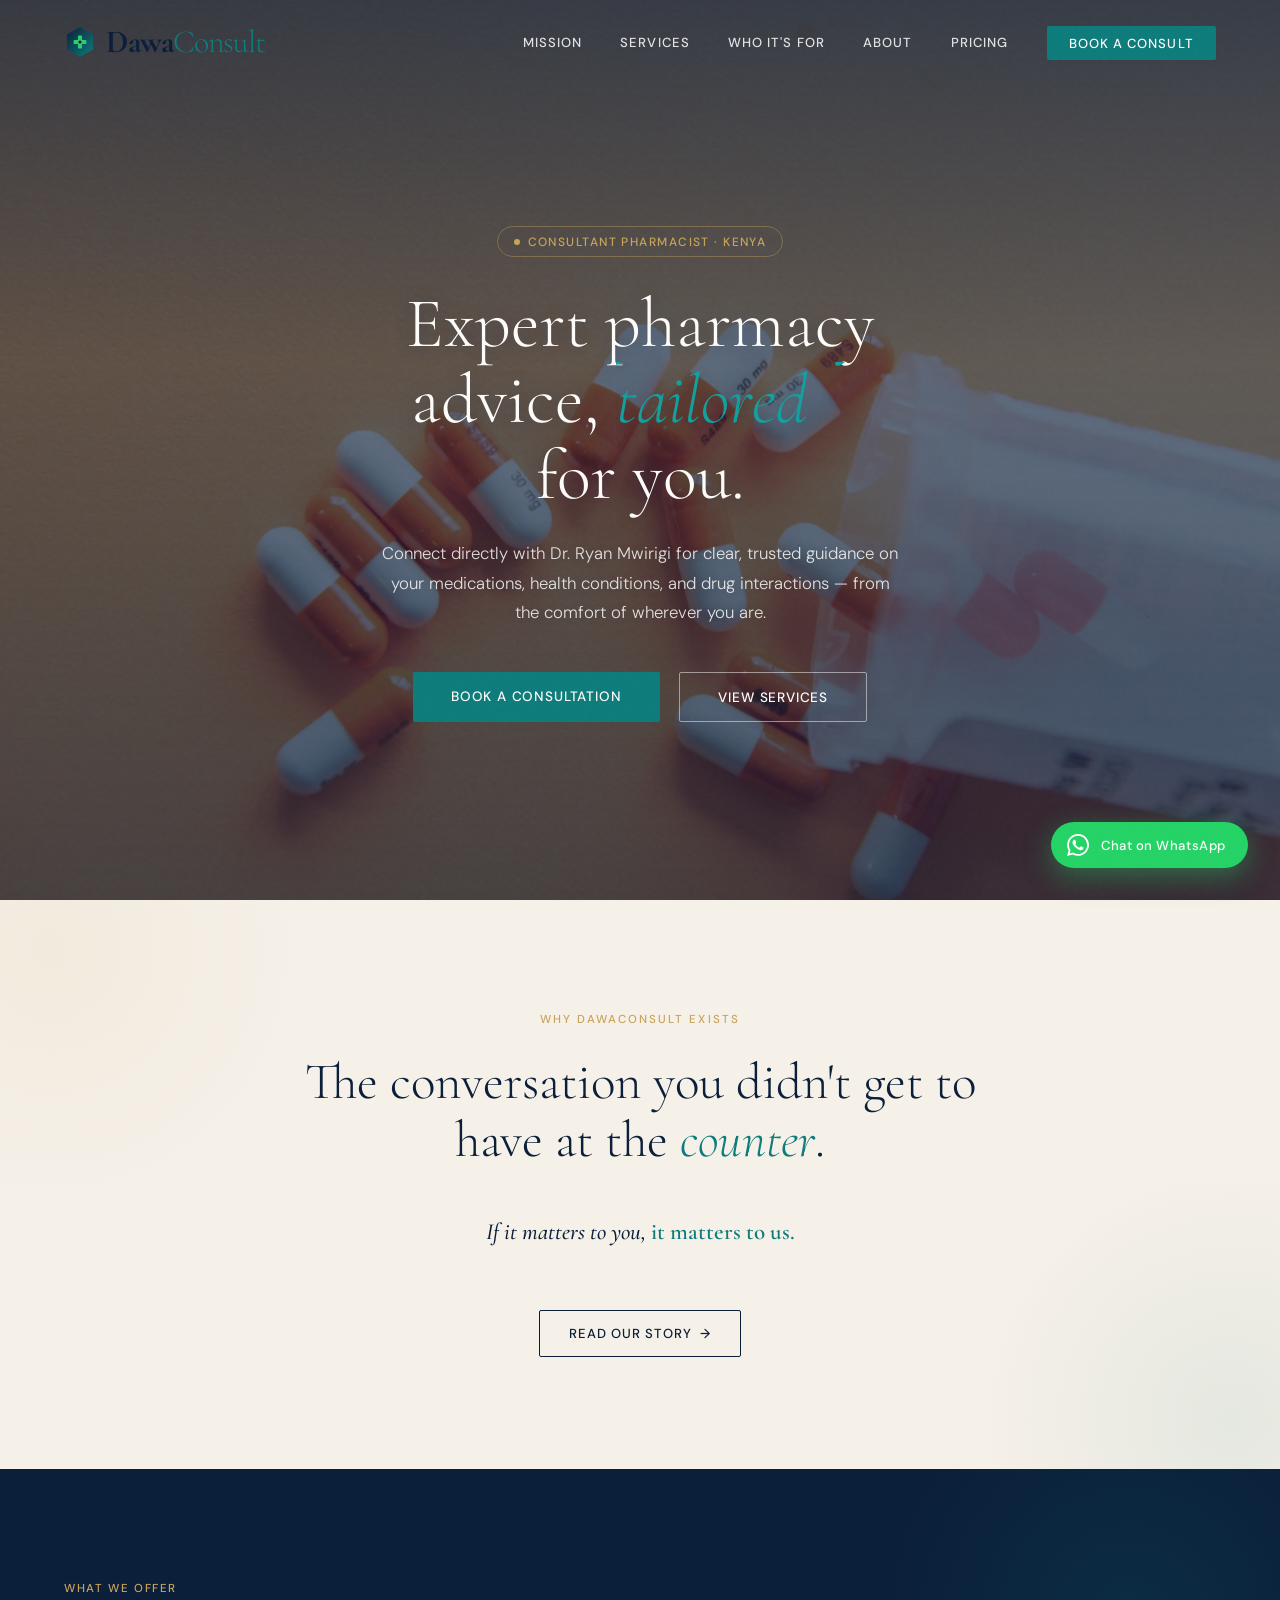
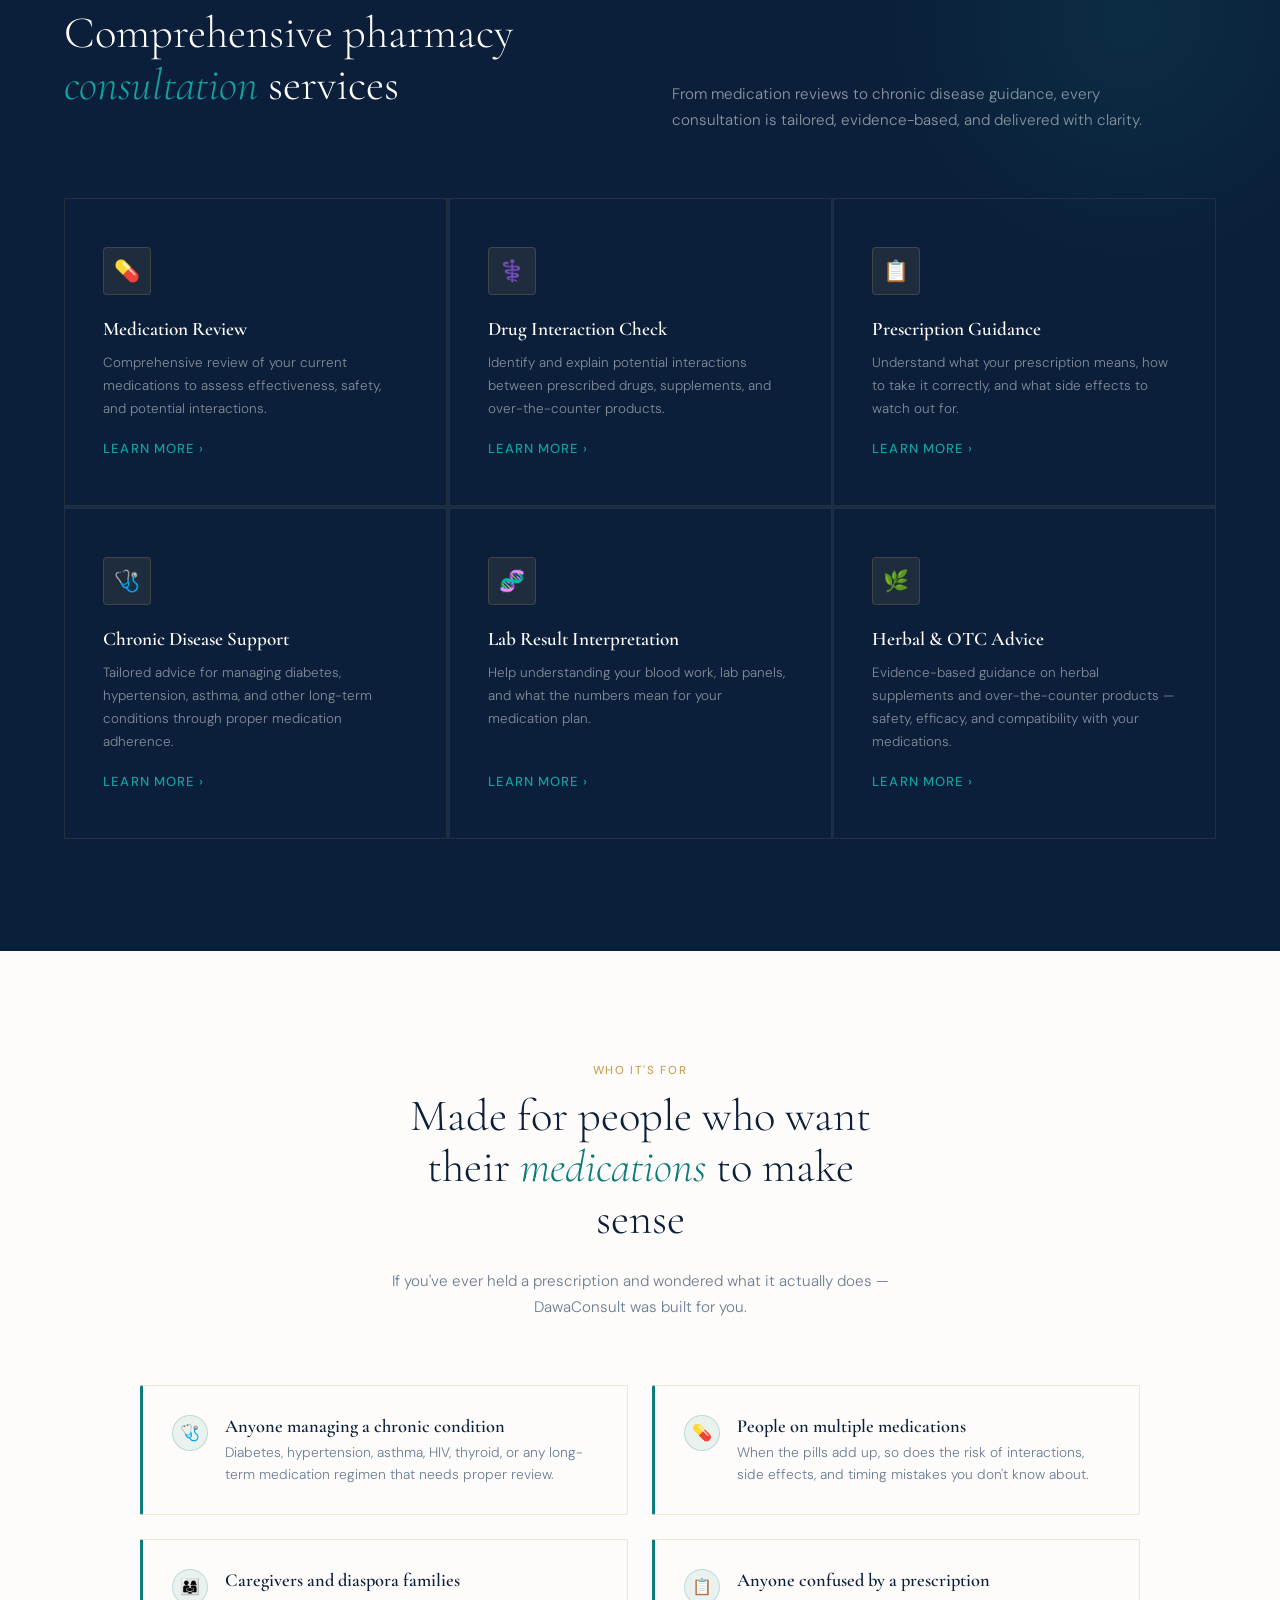
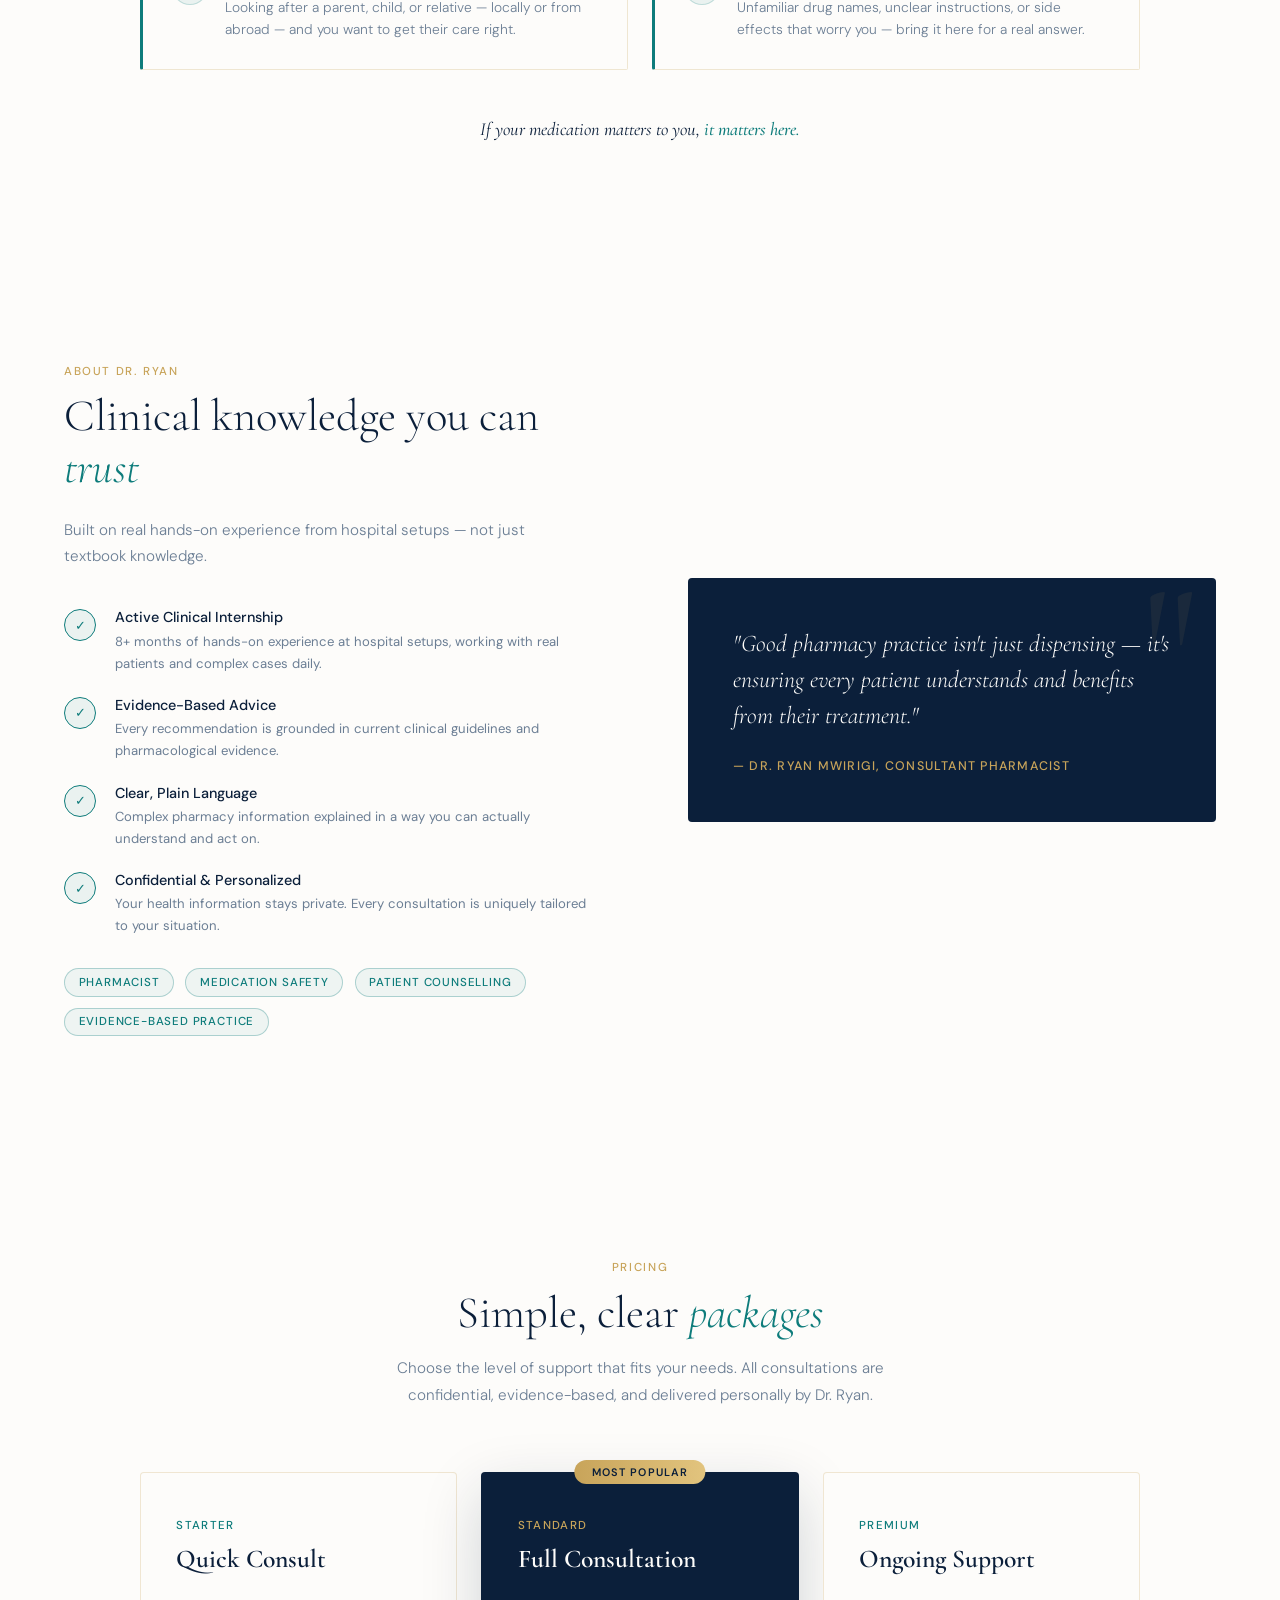
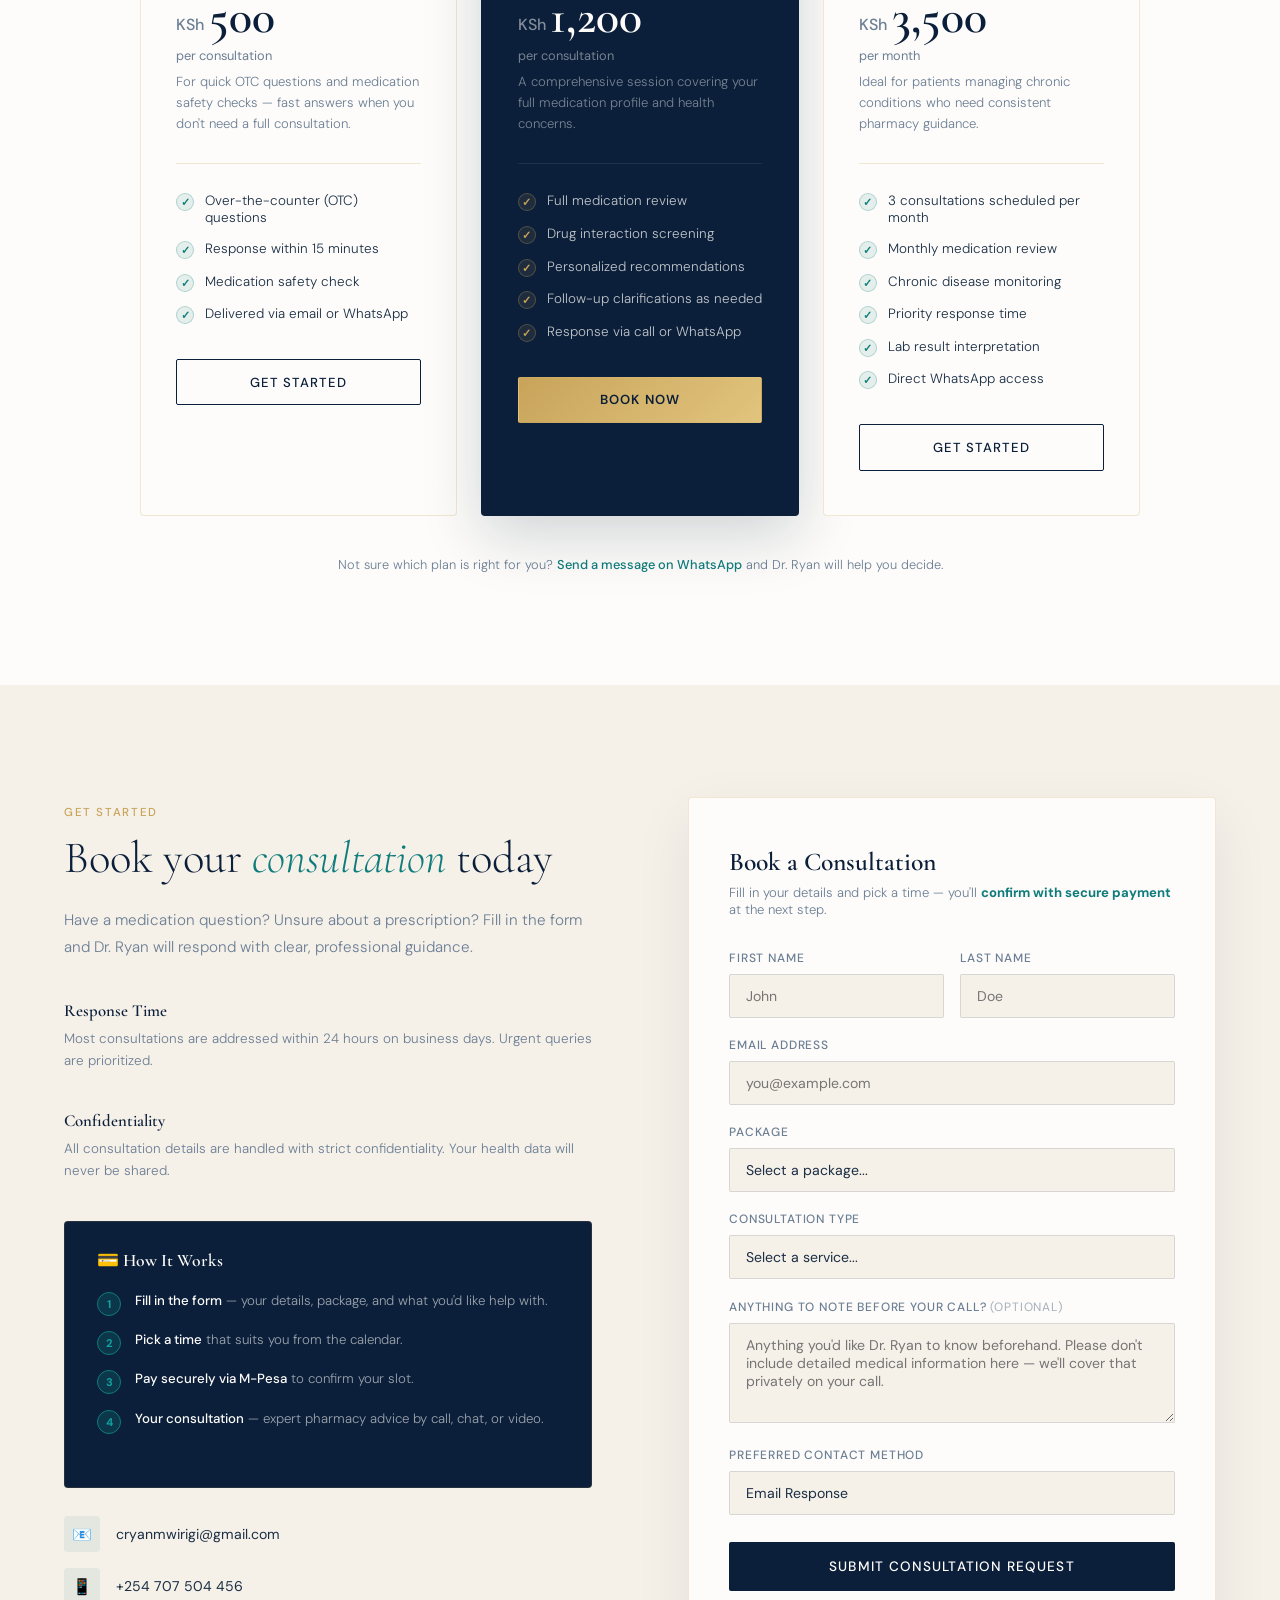
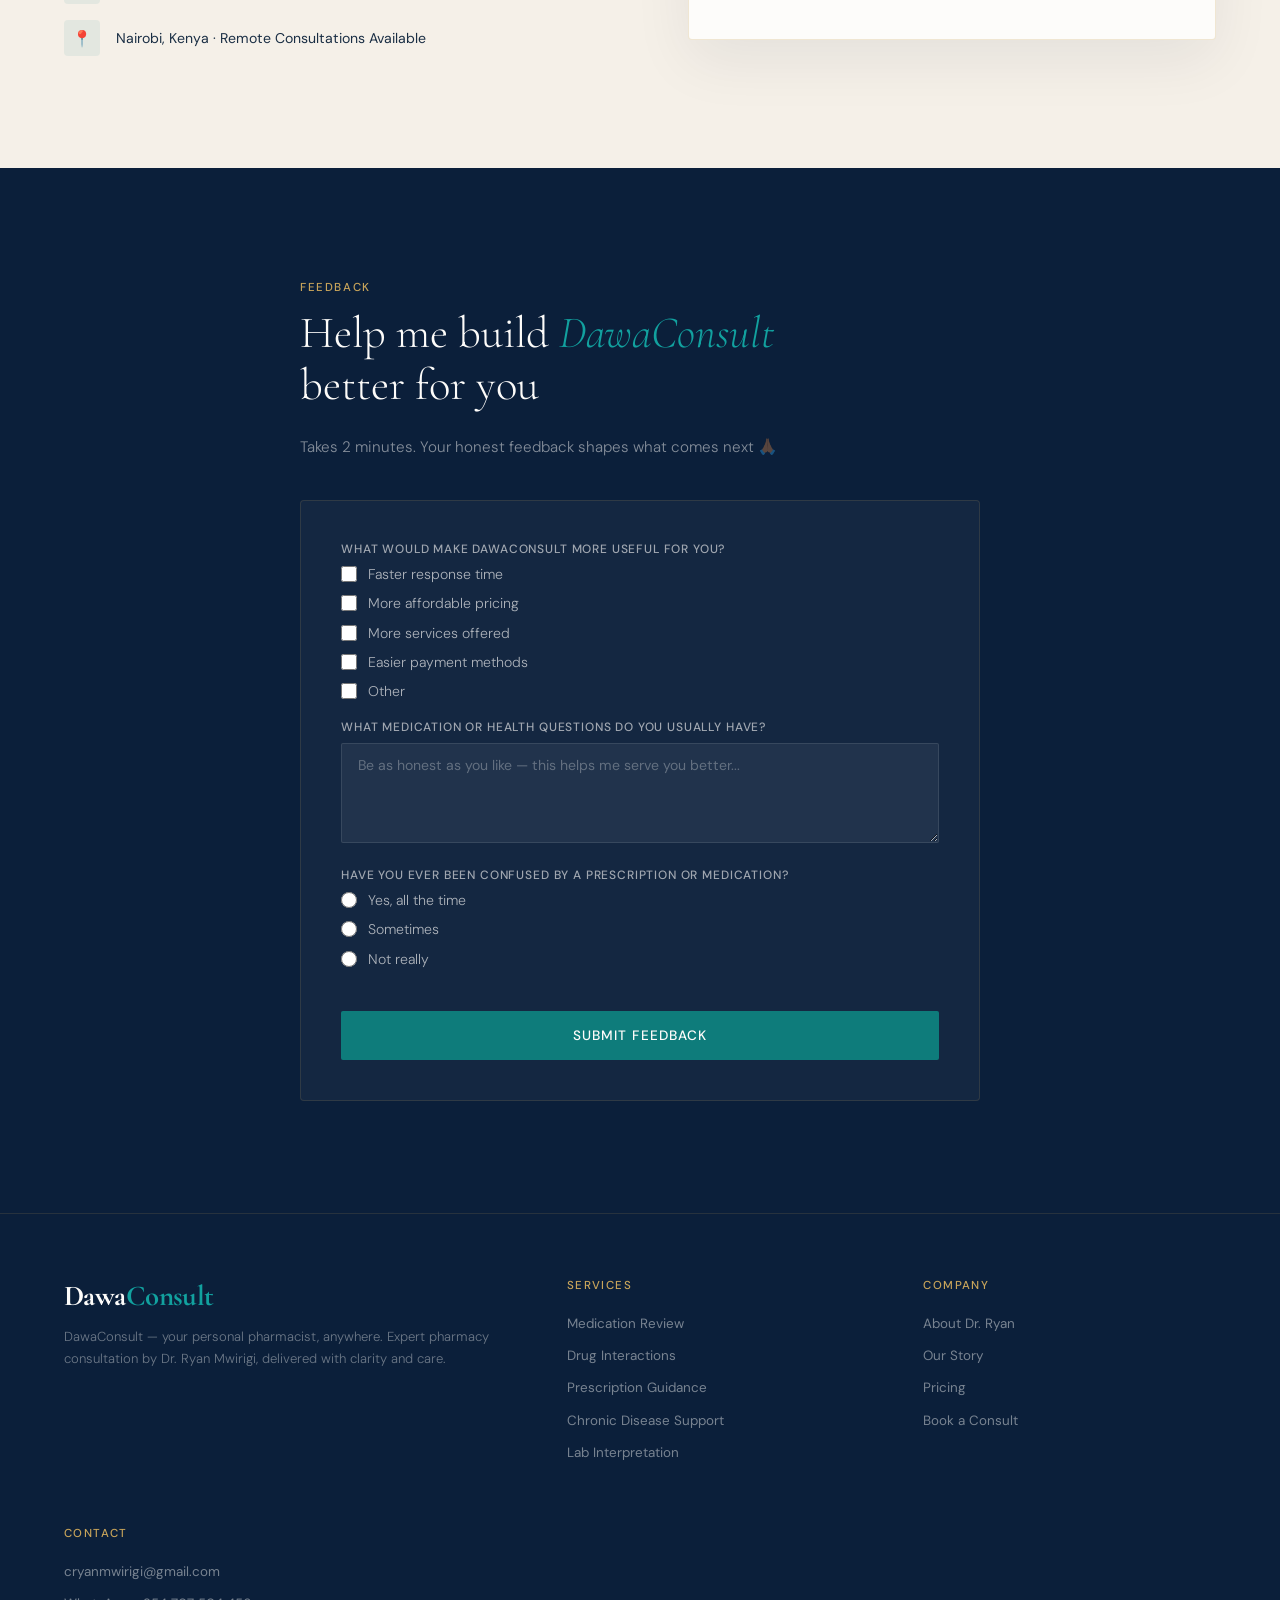
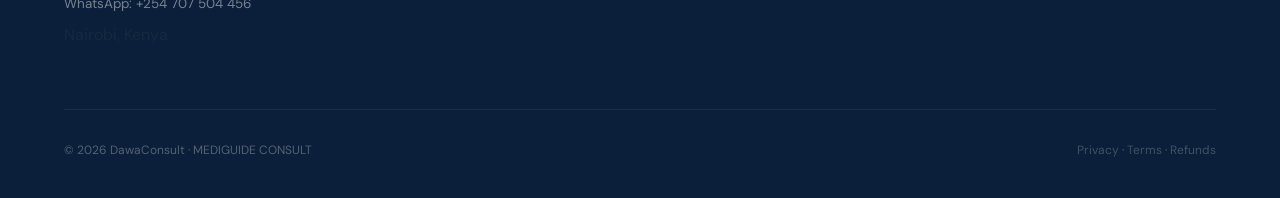
<file: index.html>
<!DOCTYPE html>
<html lang="en">
<head>
<meta charset="UTF-8">
<meta name="viewport" content="width=device-width, initial-scale=1.0">
<meta name="description" content="Expert pharmacy consultation with Dr. Ryan Mwirigi. Personal, evidence-based guidance on medications, drug interactions, prescriptions, and chronic disease management — from Nairobi, Kenya.">

<!-- How this link looks when shared (WhatsApp, Facebook, X, LinkedIn) -->
<link rel="canonical" href="https://dawaconsult.co.ke/">
<meta property="og:type" content="website">
<meta property="og:url" content="https://dawaconsult.co.ke/">
<meta property="og:site_name" content="DawaConsult">
<meta property="og:title" content="DawaConsult — Your personal pharmacist, anywhere">
<meta property="og:description" content="Clear, trusted advice on your medications from a qualified pharmacist. Medication reviews, drug interaction checks, prescription guidance and chronic disease support — wherever you are.">
<meta property="og:image" content="https://dawaconsult.co.ke/images/prescription-capsules.jpeg">
<meta property="og:image:alt" content="DawaConsult — remote pharmacy consultation">
<meta property="og:locale" content="en_KE">

<meta name="twitter:card" content="summary_large_image">
<meta name="twitter:title" content="DawaConsult — Your personal pharmacist, anywhere">
<meta name="twitter:description" content="Clear, trusted advice on your medications from a qualified pharmacist — wherever you are.">
<meta name="twitter:image" content="https://dawaconsult.co.ke/images/prescription-capsules.jpeg">

<title>DawaConsult | Dr. Ryan Mwirigi</title>

<!-- Structured data: tells Google what this business is, where, and what it offers -->
<script type="application/ld+json">
{
  "@context": "https://schema.org",
  "@type": "MedicalBusiness",
  "@id": "https://dawaconsult.co.ke/#business",
  "name": "DawaConsult",
  "legalName": "MEDIGUIDE CONSULT",
  "url": "https://dawaconsult.co.ke/",
  "description": "Remote pharmacy consultation service offering medication reviews, drug interaction checks, prescription guidance, chronic disease support, lab result interpretation, and herbal & OTC advice.",
  "slogan": "Your personal pharmacist, anywhere",
  "image": "https://dawaconsult.co.ke/images/prescription-capsules.jpeg",
  "email": "cryanmwirigi@gmail.com",
  "telephone": "+254707504456",
  "priceRange": "KSh 500 - KSh 3,500",
  "currenciesAccepted": "KES",
  "paymentAccepted": "M-Pesa",
  "areaServed": [
    { "@type": "Country", "name": "Kenya" },
    { "@type": "Place", "name": "Worldwide (remote consultations)" }
  ],
  "availableLanguage": ["en", "sw"],
  "address": {
    "@type": "PostalAddress",
    "addressLocality": "Nairobi",
    "addressCountry": "KE"
  },
  "founder": {
    "@type": "Person",
    "name": "Dr. Ryan Mwirigi",
    "jobTitle": "Consultant Pharmacist"
  },
  "medicalSpecialty": "Pharmacy",
  "hasOfferCatalog": {
    "@type": "OfferCatalog",
    "name": "Pharmacy consultation packages",
    "itemListElement": [
      {
        "@type": "Offer",
        "name": "Quick Consult",
        "description": "For quick OTC questions and medication safety checks.",
        "price": "500",
        "priceCurrency": "KES"
      },
      {
        "@type": "Offer",
        "name": "Full Consultation",
        "description": "A comprehensive session covering your full medication profile and health concerns.",
        "price": "1200",
        "priceCurrency": "KES"
      },
      {
        "@type": "Offer",
        "name": "Ongoing Support",
        "description": "Monthly pharmacy guidance for patients managing chronic conditions.",
        "price": "3500",
        "priceCurrency": "KES"
      }
    ]
  }
}
</script>
<link rel="icon" type="image/svg+xml" href="data:image/svg+xml,%3Csvg xmlns='http://www.w3.org/2000/svg' viewBox='0 0 140 140'%3E%3Cdefs%3E%3ClinearGradient id='g' x1='0%25' y1='0%25' x2='100%25' y2='100%25'%3E%3Cstop offset='0%25' stop-color='%230B1F3A'/%3E%3Cstop offset='100%25' stop-color='%230E7C7B'/%3E%3C/linearGradient%3E%3C/defs%3E%3Cpolygon points='70,4 127,37 127,103 70,136 13,103 13,37' fill='url(%23g)'/%3E%3Crect x='61' y='42' width='18' height='56' rx='4' fill='%232ECC71'/%3E%3Crect x='42' y='61' width='56' height='18' rx='4' fill='%232ECC71'/%3E%3Ccircle cx='70' cy='70' r='7' fill='%230B1F3A'/%3E%3C/svg%3E">
<link rel="preconnect" href="https://fonts.googleapis.com">
<link href="https://fonts.googleapis.com/css2?family=Cormorant+Garamond:ital,wght@0,300;0,400;0,600;0,700;1,300;1,400&family=DM+Sans:wght@300;400;500&display=swap" rel="stylesheet">
<link rel="stylesheet" href="styles.css">

<style>
  /* Legal links in the footer bottom bar — quiet and understated */
  .footer-legal a {
    color: inherit;
    text-decoration: none;
    opacity: 0.75;
    transition: opacity 0.2s ease;
  }
  .footer-legal a:hover { opacity: 1; text-decoration: underline; }
</style>
</head>
<body>

<!-- NAV -->
<nav>
  <a href="index.html" class="nav-logo" style="text-decoration:none; cursor:pointer;" onclick="event.preventDefault(); location.reload();">
    <svg width="32" height="32" viewBox="0 0 140 140" xmlns="http://www.w3.org/2000/svg">
      <defs>
        <linearGradient id="navHex" x1="0%" y1="0%" x2="100%" y2="100%">
          <stop offset="0%" stop-color="#0B1F3A"/>
          <stop offset="100%" stop-color="#0E7C7B"/>
        </linearGradient>
      </defs>
      <polygon points="70,4 127,37 127,103 70,136 13,103 13,37" fill="url(#navHex)"/>
      <rect x="61" y="42" width="18" height="56" rx="4" fill="#2ECC71"/>
      <rect x="42" y="61" width="56" height="18" rx="4" fill="#2ECC71"/>
      <circle cx="70" cy="70" r="7" fill="#0B1F3A"/>
    </svg>
    <span style="font-size:2rem;font-weight:700;letter-spacing:-0.03em;font-family:'Cormorant Garamond',serif;color:var(--navy);">Dawa<span style="color:var(--teal);font-weight:300;">Consult</span></span>
  </a>
  <ul class="nav-links">
    <li><a href="#mission">Mission</a></li>
    <li><a href="services.html">Services</a></li>
    <li><a href="#who">Who It's For</a></li>
    <li><a href="#about">About</a></li>
    <li><a href="#pricing">Pricing</a></li>
    <li><a href="#consult" class="nav-cta">Book a Consult</a></li>
  </ul>
  <button class="hamburger" id="hamburger" aria-label="Menu" aria-expanded="false" aria-controls="mobile-menu">
    <span></span><span></span><span></span>
  </button>
</nav>

<!-- MOBILE MENU -->
<div class="mobile-menu" id="mobile-menu">
  <a href="#mission" onclick="closeMobileMenu()">Mission</a>
  <a href="services.html" onclick="closeMobileMenu()">Services</a>
  <a href="#who" onclick="closeMobileMenu()">Who It's For</a>
  <a href="#about" onclick="closeMobileMenu()">About</a>
  <a href="#pricing" onclick="closeMobileMenu()">Pricing</a>
  <a href="#consult" onclick="closeMobileMenu()">Book a Consult →</a>
</div>

<!-- HERO: FULL-BLEED LIVING IMAGE STACK -->
<section class="hero" id="home">
  <!-- Full-bleed background images (NO PEOPLE) -->
  <div class="hero-image-bg">
    <img src="images/prescription-capsules.jpeg" 
         alt="White prescription capsules on clean surface" 
         class="hero-bg-img active" 
         data-caption="Prescription Guidance">
    <img src="images/prescription-bottle.jpeg" 
         alt="Prescription bottle and medical paperwork" 
         class="hero-bg-img" 
         data-caption="Drug Interaction Check">
    <img src="images/pillplannerpro.jpeg" 
         alt="Weekly pill organizer for managing chronic medications" 
         class="hero-bg-img" 
         data-caption="Chronic Disease Support">
    <!-- Dark overlay so text is readable -->
    <div class="hero-bg-overlay"></div>
  </div>

  <!-- Text content centered over images -->
  <div class="hero-content">
    <div class="hero-badge">Consultant Pharmacist · Kenya</div>
    <h1 class="hero-title">
      Expert pharmacy<br>advice, <span class="word-rotate"><em class="word-rotate-spacer">personally</em><span class="word-rotate-track"><em class="word-rotate-item">personally</em><em class="word-rotate-item">tailored</em><em class="word-rotate-item">adjusted</em><em class="word-rotate-item">personally</em></span></span><br>for you.
    </h1>
    <p class="hero-desc">
      Connect directly with Dr. Ryan Mwirigi for clear, trusted guidance on your medications, health conditions, and drug interactions — from the comfort of wherever you are.
    </p>
    <div class="hero-actions">
      <a href="#consult" class="btn-primary">Book a Consultation</a>
      <a href="services.html" class="btn-outline">View Services</a>
    </div>
  </div>
</section>

<!-- MANIFESTO TEASER -->
<section class="manifesto-section" id="mission">
  <div class="manifesto-inner">
    <div class="manifesto-label reveal">Why DawaConsult Exists</div>
    <h2 class="manifesto-heading reveal">The conversation you didn't get to have at the <em>counter</em>.</h2>
    <div class="manifesto-body">
      <p class="manifesto-closing reveal">If it matters to you, <strong>it matters to us.</strong></p>
      <a href="story.html" class="manifesto-link reveal">Read our story <span aria-hidden="true">→</span></a>
    </div>
  </div>
</section>

<!-- SERVICES -->
<section class="services-section" id="services">
  <div class="services-header">
    <div>
      <div class="section-label">What We Offer</div>
      <h2 class="section-title" style="color:var(--white)">Comprehensive pharmacy <em style="color:var(--teal-light)">consultation</em> services</h2>
    </div>
    <p class="section-sub">From medication reviews to chronic disease guidance, every consultation is tailored, evidence-based, and delivered with clarity.</p>
  </div>
  <div class="services-grid">
    <a class="service-card" href="services.html#medication-review">
      <div class="service-icon">💊</div>
      <div class="service-title">Medication Review</div>
      <p class="service-desc">Comprehensive review of your current medications to assess effectiveness, safety, and potential interactions.</p>
      <span class="service-card-link">Learn more ›</span>
    </a>
    <a class="service-card" href="services.html#drug-interaction-check">
      <div class="service-icon">⚕️</div>
      <div class="service-title">Drug Interaction Check</div>
      <p class="service-desc">Identify and explain potential interactions between prescribed drugs, supplements, and over-the-counter products.</p>
      <span class="service-card-link">Learn more ›</span>
    </a>
    <a class="service-card" href="services.html#prescription-guidance">
      <div class="service-icon">📋</div>
      <div class="service-title">Prescription Guidance</div>
      <p class="service-desc">Understand what your prescription means, how to take it correctly, and what side effects to watch out for.</p>
      <span class="service-card-link">Learn more ›</span>
    </a>
    <a class="service-card" href="services.html#chronic-disease-support">
      <div class="service-icon">🩺</div>
      <div class="service-title">Chronic Disease Support</div>
      <p class="service-desc">Tailored advice for managing diabetes, hypertension, asthma, and other long-term conditions through proper medication adherence.</p>
      <span class="service-card-link">Learn more ›</span>
    </a>
    <a class="service-card" href="services.html#lab-result-interpretation">
      <div class="service-icon">🧬</div>
      <div class="service-title">Lab Result Interpretation</div>
      <p class="service-desc">Help understanding your blood work, lab panels, and what the numbers mean for your medication plan.</p>
      <span class="service-card-link">Learn more ›</span>
    </a>
    <a class="service-card" href="services.html#herbal-otc-advice">
      <div class="service-icon">🌿</div>
      <div class="service-title">Herbal & OTC Advice</div>
      <p class="service-desc">Evidence-based guidance on herbal supplements and over-the-counter products — safety, efficacy, and compatibility with your medications.</p>
      <span class="service-card-link">Learn more ›</span>
    </a>
  </div>
</section>

<!-- HOW IT WORKS -->
<!-- WHO THIS IS FOR -->
<section class="audience-section" id="who">
  <div class="audience-header">
    <div class="section-label reveal">Who It's For</div>
    <h2 class="section-title reveal" style="margin: 0 auto 1.4rem;">Made for people who want their <em>medications</em> to make sense</h2>
    <p class="section-sub reveal" style="margin: 0 auto;">If you've ever held a prescription and wondered what it actually does — DawaConsult was built for you.</p>
  </div>
  <div class="audience-grid">
    <div class="audience-card reveal">
      <div class="audience-icon">🩺</div>
      <div class="audience-text">
        <strong>Anyone managing a chronic condition</strong>
        <span>Diabetes, hypertension, asthma, HIV, thyroid, or any long-term medication regimen that needs proper review.</span>
      </div>
    </div>
    <div class="audience-card reveal">
      <div class="audience-icon">💊</div>
      <div class="audience-text">
        <strong>People on multiple medications</strong>
        <span>When the pills add up, so does the risk of interactions, side effects, and timing mistakes you don't know about.</span>
      </div>
    </div>
    <div class="audience-card reveal">
      <div class="audience-icon">👨‍👩‍👧</div>
      <div class="audience-text">
        <strong>Caregivers and diaspora families</strong>
        <span>Looking after a parent, child, or relative — locally or from abroad — and you want to get their care right.</span>
      </div>
    </div>
    <div class="audience-card reveal">
      <div class="audience-icon">📋</div>
      <div class="audience-text">
        <strong>Anyone confused by a prescription</strong>
        <span>Unfamiliar drug names, unclear instructions, or side effects that worry you — bring it here for a real answer.</span>
      </div>
    </div>
  </div>
  <p class="audience-closing reveal">If your medication matters to you, <em>it matters here.</em></p>
</section>

<!-- WHY ME -->
<section class="why-section" id="about">
  <div>
    <div class="section-label reveal">About Dr. Ryan</div>
    <h2 class="section-title reveal">Clinical knowledge you can <em>trust</em></h2>
    <p class="section-sub reveal">Built on real hands-on experience from hospital setups — not just textbook knowledge.</p>
    <ul class="why-list">
      <li class="why-item reveal">
        <div class="why-check">✓</div>
        <div class="why-text">
          <strong>Active Clinical Internship</strong>
          <span>8+ months of hands-on experience at hospital setups, working with real patients and complex cases daily.</span>
        </div>
      </li>
      <li class="why-item reveal">
        <div class="why-check">✓</div>
        <div class="why-text">
          <strong>Evidence-Based Advice</strong>
          <span>Every recommendation is grounded in current clinical guidelines and pharmacological evidence.</span>
        </div>
      </li>
      <li class="why-item reveal">
        <div class="why-check">✓</div>
        <div class="why-text">
          <strong>Clear, Plain Language</strong>
          <span>Complex pharmacy information explained in a way you can actually understand and act on.</span>
        </div>
      </li>
      <li class="why-item reveal">
        <div class="why-check">✓</div>
        <div class="why-text">
          <strong>Confidential & Personalized</strong>
          <span>Your health information stays private. Every consultation is uniquely tailored to your situation.</span>
        </div>
      </li>
    </ul>
    <div class="credential-tags reveal">
      <span class="tag">Pharmacist</span>
      <span class="tag">Medication Safety</span>
      <span class="tag">Patient Counselling</span>
      <span class="tag">Evidence-Based Practice</span>
    </div>
  </div>
  <div class="why-visual reveal">
    <div class="quote-block">
      <p class="quote-text">"Good pharmacy practice isn't just dispensing — it's ensuring every patient understands and benefits from their treatment."</p>
      <div class="quote-author">— Dr. Ryan Mwirigi, Consultant Pharmacist</div>
    </div>
  </div>
</section>


<!-- PRICING -->
<section class="pricing-section" id="pricing">
  <div class="pricing-header">
    <div class="section-label reveal">Pricing</div>
    <h2 class="section-title reveal">Simple, clear <em>packages</em></h2>
    <p class="section-sub reveal">Choose the level of support that fits your needs. All consultations are confidential, evidence-based, and delivered personally by Dr. Ryan.</p>
  </div>
  <div class="pricing-grid">

    <div class="pricing-card reveal">
      <div class="pricing-tier">Starter</div>
      <div class="pricing-name">Quick Consult</div>
      <div class="pricing-amount">
        <span class="pricing-currency">KSh</span>
        <span class="pricing-price">500</span>
      </div>
      <div class="pricing-period">per consultation</div>
      <p class="pricing-desc">For quick OTC questions and medication safety checks — fast answers when you don't need a full consultation.</p>
      <ul class="pricing-features">
        <li class="pricing-feature">Over-the-counter (OTC) questions</li>
        <li class="pricing-feature">Response within 15 minutes</li>
        <li class="pricing-feature">Medication safety check</li>
        <li class="pricing-feature">Delivered via email or WhatsApp</li>
      </ul>
      <a href="#consult" class="pricing-btn" data-tier="quick">Get Started</a>
    </div>

    <div class="pricing-card featured reveal">
      <div class="pricing-tier">Standard</div>
      <div class="pricing-name">Full Consultation</div>
      <div class="pricing-amount">
        <span class="pricing-currency">KSh</span>
        <span class="pricing-price">1,200</span>
      </div>
      <div class="pricing-period">per consultation</div>
      <p class="pricing-desc">A comprehensive session covering your full medication profile and health concerns.</p>
      <ul class="pricing-features">
        <li class="pricing-feature">Full medication review</li>
        <li class="pricing-feature">Drug interaction screening</li>
        <li class="pricing-feature">Personalized recommendations</li>
        <li class="pricing-feature">Follow-up clarifications as needed</li>
        <li class="pricing-feature">Response via call or WhatsApp</li>
      </ul>
      <a href="#consult" class="pricing-btn" data-tier="full">Book Now</a>
    </div>

    <div class="pricing-card reveal">
      <div class="pricing-tier">Premium</div>
      <div class="pricing-name">Ongoing Support</div>
      <div class="pricing-amount">
        <span class="pricing-currency">KSh</span>
        <span class="pricing-price">3,500</span>
      </div>
      <div class="pricing-period">per month</div>
      <p class="pricing-desc">Ideal for patients managing chronic conditions who need consistent pharmacy guidance.</p>
      <ul class="pricing-features">
        <li class="pricing-feature">3 consultations scheduled per month</li>
        <li class="pricing-feature">Monthly medication review</li>
        <li class="pricing-feature">Chronic disease monitoring</li>
        <li class="pricing-feature">Priority response time</li>
        <li class="pricing-feature">Lab result interpretation</li>
        <li class="pricing-feature">Direct WhatsApp access</li>
      </ul>
      <a href="#consult" class="pricing-btn" data-tier="ongoing">Get Started</a>
    </div>

  </div>
  <p class="pricing-note reveal">Not sure which plan is right for you? <a href="https://wa.me/254707504456?text=Hi%20Dr.%20Ryan%2C%20I%27d%20like%20help%20choosing%20a%20consultation%20plan." target="_blank" rel="noopener" style="color:var(--teal);font-weight:500;text-decoration:none;">Send a message on WhatsApp</a> and Dr. Ryan will help you decide.</p>
</section>

<!-- CONSULT FORM -->
<section class="consult-section" id="consult">
  <div class="consult-info">
    <div class="section-label">Get Started</div>
    <h2 class="section-title">Book your <em>consultation</em> today</h2>
    <p class="section-sub">Have a medication question? Unsure about a prescription? Fill in the form and Dr. Ryan will respond with clear, professional guidance.</p>
    <div style="margin-top:2.5rem;">
      <div class="info-block">
        <div class="info-block-title">Response Time</div>
        <div class="info-block-text">Most consultations are addressed within 24 hours on business days. Urgent queries are prioritized.</div>
      </div>
      <div class="info-block">
        <div class="info-block-title">Confidentiality</div>
        <div class="info-block-text">All consultation details are handled with strict confidentiality. Your health data will never be shared.</div>
      </div>

      <!-- HOW IT WORKS -->
      <div class="payment-flow">
        <div class="payment-flow-title">💳 How It Works</div>
        <div class="payment-steps">
          <div class="pay-step">
            <div class="pay-step-num">1</div>
            <div class="pay-step-text"><strong>Fill in the form</strong> — your details, package, and what you'd like help with.</div>
          </div>
          <div class="pay-step">
            <div class="pay-step-num">2</div>
            <div class="pay-step-text"><strong>Pick a time</strong> that suits you from the calendar.</div>
          </div>
          <div class="pay-step">
            <div class="pay-step-num">3</div>
            <div class="pay-step-text"><strong>Pay securely via M-Pesa</strong> to confirm your slot.</div>
          </div>
          <div class="pay-step">
            <div class="pay-step-num">4</div>
            <div class="pay-step-text"><strong>Your consultation</strong> — expert pharmacy advice by call, chat, or video.</div>
          </div>
        </div>
      </div>

      <ul class="contact-list">
        <li class="contact-item">
          <div class="contact-icon">📧</div>
          <span><a href="mailto:cryanmwirigi@gmail.com" style="color:inherit;text-decoration:none;">cryanmwirigi@gmail.com</a></span>
        </li>
        <li class="contact-item">
          <div class="contact-icon">📱</div>
          <span>+254 707 504 456</span>
        </li>
        <li class="contact-item">
          <div class="contact-icon">📍</div>
          <span>Nairobi, Kenya · Remote Consultations Available</span>
        </li>
      </ul>
    </div>
  </div>
  <div class="form-wrap">
    <div class="form-title">Book a Consultation</div>
    <div class="form-sub">Fill in your details and pick a time — you'll <strong style="color:var(--teal)">confirm with secure payment</strong> at the next step.</div>
    <form id="consult-form" action="https://formspree.io/f/xlgoyqzb" method="POST">
    <input type="hidden" name="_subject" value="🩺 DawaConsult — New Consultation Request">
    <input type="text" name="_gotcha" tabindex="-1" autocomplete="off" style="position:absolute;left:-9999px;width:1px;height:1px;opacity:0;" aria-hidden="true">
    <div class="form-row">
      <div class="form-group">
        <label class="form-label" for="first-name">First Name</label>
        <input type="text" id="first-name" name="first_name" class="form-input" placeholder="John" required>
      </div>
      <div class="form-group">
        <label class="form-label" for="last-name">Last Name</label>
        <input type="text" id="last-name" name="last_name" class="form-input" placeholder="Doe" required>
      </div>
    </div>
    <div class="form-group">
      <label class="form-label" for="email">Email Address</label>
      <input type="email" id="email" name="email" class="form-input" placeholder="you@example.com" required>
    </div>
    <div class="form-group">
      <label class="form-label" for="package">Package</label>
      <select id="package" name="package" class="form-select" required>
        <option value="">Select a package...</option>
        <option value="Quick Consult — KSh 500" data-tier="quick">Quick Consult — KSh 500</option>
        <option value="Full Consultation — KSh 1,200" data-tier="full">Full Consultation — KSh 1,200</option>
        <option value="Ongoing Support — KSh 3,500/mo" data-tier="ongoing">Ongoing Support — KSh 3,500/mo</option>
      </select>
    </div>
    <div class="form-group">
      <label class="form-label" for="consultation-type">Consultation Type</label>
      <select id="consultation-type" name="consultation_type" class="form-select" required>
        <option value="">Select a service...</option>
        <option>Medication Review</option>
        <option>Drug Interaction Check</option>
        <option>Prescription Guidance</option>
        <option>Chronic Disease Support</option>
        <option>Lab Result Interpretation</option>
        <option>Herbal &amp; OTC Advice</option>
        <option>Other</option>
      </select>
    </div>
    <div class="form-group">
      <label class="form-label" for="message">Anything to note before your call? <span style="opacity:0.6;font-weight:400;">(optional)</span></label>
      <textarea id="message" name="message" class="form-textarea" placeholder="Anything you'd like Dr. Ryan to know beforehand. Please don't include detailed medical information here — we'll cover that privately on your call."></textarea>
    </div>
    <div class="form-group">
      <label class="form-label" for="preferred-contact">Preferred Contact Method</label>
      <select id="preferred-contact" name="preferred_contact" class="form-select">
        <option>Email Response</option>
        <option>Phone Call</option>
        <option>WhatsApp</option>
        <option>Video Call</option>
      </select>
    </div>
    <button type="submit" class="form-submit" id="submit-btn">Submit Consultation Request</button>
    </form>
  </div>
</section>

<!-- FEEDBACK -->
<section class="feedback-section" id="feedback">
  <div class="feedback-inner">
    <div class="section-label reveal">Feedback</div>
    <h2 class="section-title reveal">Help me build <em>DawaConsult</em> better for you</h2>
    <p class="section-sub reveal">Takes 2 minutes. Your honest feedback shapes what comes next 🙏🏾</p>
    <div class="feedback-form-wrap reveal">
      <form id="feedback-form" action="https://formspree.io/f/xlgoyqzb" method="POST">
        <input type="hidden" name="_subject" value="💬 DawaConsult — Feedback Submission">
        <input type="text" name="_gotcha" tabindex="-1" autocomplete="off" style="position:absolute;left:-9999px;width:1px;height:1px;opacity:0;" aria-hidden="true">
        <div class="form-group">
          <label class="form-label">What would make DawaConsult more useful for you?</label>
          <div class="feedback-options">
            <label class="feedback-option"><input type="checkbox" name="useful" value="Faster response time"> Faster response time</label>
            <label class="feedback-option"><input type="checkbox" name="useful" value="More affordable pricing"> More affordable pricing</label>
            <label class="feedback-option"><input type="checkbox" name="useful" value="More services offered"> More services offered</label>
            <label class="feedback-option"><input type="checkbox" name="useful" value="Easier payment methods"> Easier payment methods</label>
            <label class="feedback-option"><input type="checkbox" id="other-checkbox" name="useful" value="Other"> Other</label>
            <div id="other-input-wrap" style="display:none; margin-top:0.5rem;">
              <input type="text" name="useful_other" id="other-input" class="form-input" placeholder="Please specify..." style="background:rgba(255,255,255,0.06);border-color:rgba(255,255,255,0.1);color:var(--white);">
            </div>
          </div>
        </div>
        <div class="form-group">
          <label class="form-label" for="health-questions">What medication or health questions do you usually have?</label>
          <textarea id="health-questions" name="health_questions" class="form-textarea" placeholder="Be as honest as you like — this helps me serve you better..."></textarea>
        </div>
        <div class="form-group">
          <label class="form-label">Have you ever been confused by a prescription or medication?</label>
          <div class="feedback-options">
            <label class="feedback-option"><input type="radio" name="confused" value="Yes, all the time"> Yes, all the time</label>
            <label class="feedback-option"><input type="radio" name="confused" value="Sometimes"> Sometimes</label>
            <label class="feedback-option"><input type="radio" name="confused" value="Not really"> Not really</label>
          </div>
        </div>
        <button type="submit" class="form-submit" id="feedback-btn">Submit Feedback</button>
      </form>
    </div>
  </div>
</section>

<!-- FOOTER -->
<footer>
  <div>
    <div class="footer-brand">Dawa<span>Consult</span></div>
    <p class="footer-desc">DawaConsult — your personal pharmacist, anywhere. Expert pharmacy consultation by Dr. Ryan Mwirigi, delivered with clarity and care.</p>
  </div>
  <div>
    <div class="footer-col-title">Services</div>
    <ul class="footer-links">
      <li><a href="services.html#medication-review">Medication Review</a></li>
      <li><a href="services.html#drug-interaction-check">Drug Interactions</a></li>
      <li><a href="services.html#prescription-guidance">Prescription Guidance</a></li>
      <li><a href="services.html#chronic-disease-support">Chronic Disease Support</a></li>
      <li><a href="services.html#lab-result-interpretation">Lab Interpretation</a></li>
    </ul>
  </div>
  <div>
    <div class="footer-col-title">Company</div>
    <ul class="footer-links">
      <li><a href="#about">About Dr. Ryan</a></li>
      <li><a href="story.html">Our Story</a></li>
      <li><a href="#pricing">Pricing</a></li>
      <li><a href="#consult">Book a Consult</a></li>
    </ul>
  </div>
  <div>
    <div class="footer-col-title">Contact</div>
    <ul class="footer-links">
      <li><a href="mailto:cryanmwirigi@gmail.com">cryanmwirigi@gmail.com</a></li>
      <li><a href="https://wa.me/254707504456" target="_blank" rel="noopener">WhatsApp: +254 707 504 456</a></li>
      <li><span style="opacity:0.7;">Nairobi, Kenya</span></li>
    </ul>
  </div>
  <div class="footer-bottom">
    <span>© 2026 DawaConsult · MEDIGUIDE CONSULT</span>
    <span class="footer-legal">
      <a href="privacy.html">Privacy</a> ·
      <a href="terms.html">Terms</a> ·
      <a href="refund.html">Refunds</a>
    </span>
  </div>
</footer>

<!-- WHATSAPP FLOAT -->
<a class="wa-float" href="https://wa.me/254707504456?text=Hello%20Dr.%20Ryan%2C%20I%27d%20like%20to%20book%20a%20pharmacist%20consultation." target="_blank">
  <svg viewBox="0 0 24 24" xmlns="http://www.w3.org/2000/svg"><path d="M17.472 14.382c-.297-.149-1.758-.867-2.03-.967-.273-.099-.471-.148-.67.15-.197.297-.767.966-.94 1.164-.173.199-.347.223-.644.075-.297-.15-1.255-.463-2.39-1.475-.883-.788-1.48-1.761-1.653-2.059-.173-.297-.018-.458.13-.606.134-.133.298-.347.446-.52.149-.174.198-.298.298-.497.099-.198.05-.371-.025-.52-.075-.149-.669-1.612-.916-2.207-.242-.579-.487-.5-.669-.51-.173-.008-.371-.01-.57-.01-.198 0-.52.074-.792.372-.272.297-1.04 1.016-1.04 2.479 0 1.462 1.065 2.875 1.213 3.074.149.198 2.096 3.2 5.077 4.487.709.306 1.262.489 1.694.625.712.227 1.36.195 1.871.118.571-.085 1.758-.719 2.006-1.413.248-.694.248-1.289.173-1.413-.074-.124-.272-.198-.57-.347m-5.421 7.403h-.004a9.87 9.87 0 01-5.031-1.378l-.361-.214-3.741.982.998-3.648-.235-.374a9.86 9.86 0 01-1.51-5.26c.001-5.45 4.436-9.884 9.888-9.884 2.64 0 5.122 1.03 6.988 2.898a9.825 9.825 0 012.893 6.994c-.003 5.45-4.437 9.884-9.885 9.884m8.413-18.297A11.815 11.815 0 0012.05 0C5.495 0 .16 5.335.157 11.892c0 2.096.547 4.142 1.588 5.945L.057 24l6.305-1.654a11.882 11.882 0 005.683 1.448h.005c6.554 0 11.89-5.335 11.893-11.893a11.821 11.821 0 00-3.48-8.413z"/></svg>
  Chat on WhatsApp
</a>

<!-- TOAST -->
<div class="toast" id="toast">✓ Message sent! Dr. Ryan will get back to you shortly.</div>

<script>
  // ── HERO FULL-BLEED IMAGE STACK ──
  const heroImages = document.querySelectorAll('.hero-bg-img');
  let currentHero = 0;

  function nextHero() {
    currentHero = (currentHero + 1) % heroImages.length;
    heroImages.forEach((img, i) => {
      img.classList.toggle('active', i === currentHero);
    });
  }

  setInterval(nextHero, 5000);

  // ── HERO ROTATING WORD (vertical slide: personally → tailored → adjusted → loop) ──
  // The track holds 4 word items: [personally, tailored, adjusted, personally]
  // We translate the track up by 1.08em each cycle to reveal the next word.
  // When we land on the duplicate 4th "personally", we silently snap back to index 0.
  const wordTrack = document.querySelector('.word-rotate-track');
  const totalRealWords = 3; // first 3 are the unique words; 4th is the duplicate
  let slideIndex = 0;

  setInterval(() => {
    slideIndex++;
    wordTrack.style.transition = 'transform 0.6s cubic-bezier(0.4, 0, 0.2, 1)';
    wordTrack.style.transform = `translateY(-${slideIndex * 1.08}em)`;

    // After landing on the duplicate "personally", snap back to index 0 without animation
    if (slideIndex === totalRealWords) {
      setTimeout(() => {
        wordTrack.style.transition = 'none';
        wordTrack.style.transform = 'translateY(0)';
        slideIndex = 0;
      }, 600); // wait for the slide to finish
    }
  }, 3000);

  // ── URL PARAMETER AUTOFILL: pre-select service in dropdown if ?service= is in the URL ──
  // Triggered when someone arrives from a "Book this consult" button on services.html
  const params = new URLSearchParams(window.location.search);
  const serviceParam = params.get('service');
  if (serviceParam) {
    const dropdown = document.getElementById('consultation-type');
    if (dropdown) {
      dropdown.value = serviceParam;
    }
  }

  // ── URL PARAMETER AUTOFILL: pre-select PACKAGE if ?tier= is in the URL (quick / full / ongoing) ──
  // The link uses a short code; each <option> carries a matching data-tier, so we
  // find the option with that code and select it. Mirrors the ?service= logic above.
  const tierParam = params.get('tier');
  if (tierParam) {
    const packageDropdown = document.getElementById('package');
    if (packageDropdown) {
      const match = packageDropdown.querySelector(`option[data-tier="${tierParam}"]`);
      if (match) packageDropdown.value = match.value;
    }
  }

  // ── PRICING CARDS: set the package, then let #consult scroll — NO page reload ──
  // These buttons live on THIS page, so reloading with ?tier= caused the janky
  // behaviour. Instead we set the dropdown directly on click; the href="#consult"
  // does the smooth scroll to the form. Reliable on the first click, every time.
  document.querySelectorAll('.pricing-btn[data-tier]').forEach(function(btn) {
    btn.addEventListener('click', function() {
      const packageDropdown = document.getElementById('package');
      if (packageDropdown) {
        const match = packageDropdown.querySelector(`option[data-tier="${btn.dataset.tier}"]`);
        if (match) packageDropdown.value = match.value;
      }
    });
  });

  // ── NAV: TRANSPARENT ON HERO, SOLID WHEN SCROLLED ──
  const nav = document.querySelector('nav');
  const scrollThreshold = 10;

  function updateNav() {
    if (window.scrollY > scrollThreshold) {
      nav.classList.add('scrolled');
    } else {
      nav.classList.remove('scrolled');
    }
  }

  window.addEventListener('scroll', updateNav, { passive: true });
  updateNav(); // run once on load in case user reloads mid-page

  // ── FEEDBACK FORM ──
  const otherCheckbox = document.getElementById('other-checkbox');
  const otherInputWrap = document.getElementById('other-input-wrap');
  otherCheckbox.addEventListener('change', function() {
    otherInputWrap.style.display = this.checked ? 'block' : 'none';
    if (this.checked) document.getElementById('other-input').focus();
  });

  const feedbackForm = document.getElementById('feedback-form');
  const feedbackBtn = document.getElementById('feedback-btn');

  feedbackForm.addEventListener('submit', async function(e) {
    e.preventDefault();
    feedbackBtn.textContent = 'Sending...';
    feedbackBtn.disabled = true;
    try {
      const res = await fetch(feedbackForm.action, {
        method: 'POST',
        body: new FormData(feedbackForm),
        headers: { 'Accept': 'application/json' }
      });
      if (res.ok) {
        feedbackBtn.textContent = '✓ Thank you for your feedback!';
        feedbackForm.reset();
      } else { throw new Error('Failed'); }
    } catch {
      feedbackBtn.textContent = 'Submit Feedback';
      feedbackBtn.disabled = false;
    }
  });

  // ── MOBILE MENU ──
  const hamburger = document.getElementById('hamburger');
  const mobileMenu = document.getElementById('mobile-menu');
  hamburger.addEventListener('click', () => {
    const isOpen = hamburger.classList.toggle('open');
    mobileMenu.classList.toggle('open');
    hamburger.setAttribute('aria-expanded', isOpen ? 'true' : 'false');
  });
  function closeMobileMenu() {
    hamburger.classList.remove('open');
    mobileMenu.classList.remove('open');
    hamburger.setAttribute('aria-expanded', 'false');
  }

  // ── SCROLL REVEAL ──
  const reveals = document.querySelectorAll('.reveal');
  const observer = new IntersectionObserver((entries) => {
    entries.forEach((e, i) => {
      if (e.isIntersecting) {
        setTimeout(() => e.target.classList.add('visible'), i * 80);
        observer.unobserve(e.target);
      }
    });
  }, { threshold: 0.12 });
  reveals.forEach(el => observer.observe(el));

  // ── CONSULT FORM ──
  const form = document.getElementById('consult-form');
  const btn = document.getElementById('submit-btn');
  const toast = document.getElementById('toast');

  function showToast(msg, success) {
    toast.textContent = msg;
    toast.style.borderLeftColor = success ? 'var(--teal)' : 'var(--gold)';
    toast.classList.add('show');
    setTimeout(() => toast.classList.remove('show'), 5000);
  }

  form.addEventListener('submit', async function(e) {
    e.preventDefault();
    btn.textContent = 'Sending...';
    btn.disabled = true;
    btn.style.background = 'var(--teal)';
    try {
      const res = await fetch(form.action, {
        method: 'POST',
        body: new FormData(form),
        headers: { 'Accept': 'application/json' }
      });
      if (res.ok) {
        btn.textContent = '✓ Sent! Taking you to booking...';
        showToast('✓ Got it — now pick your appointment time.', true);

        // Fresh request — clear any previous booking guard so they can book anew.
        sessionStorage.removeItem('dawa_booked');
        sessionStorage.removeItem('dawa_pay_href');

        // Carry the package, email and name into the booking page.
        const pkg = document.getElementById('package');
        const tier = (pkg && pkg.selectedOptions[0]) ? (pkg.selectedOptions[0].dataset.tier || '') : '';
        const email = document.getElementById('email').value.trim();
        const fullName = (document.getElementById('first-name').value.trim()
          + ' ' + document.getElementById('last-name').value.trim()).trim();

        const next = new URLSearchParams();
        if (tier)     next.set('tier', tier);
        if (email)    next.set('email', email);
        if (fullName) next.set('name', fullName);

        // Off to the booking page (which then hands off to payment).
        setTimeout(() => {
          window.location.href = 'book.html' + (next.toString() ? '?' + next.toString() : '');
        }, 1200);
      } else { throw new Error('Failed'); }
    } catch {
      btn.textContent = 'Submit Consultation Request';
      btn.style.background = 'var(--navy)';
      btn.disabled = false;
      showToast('Could not send. Please email cryanmwirigi@gmail.com directly.', false);
    }
  });
</script>
</body>
</html>
</file>
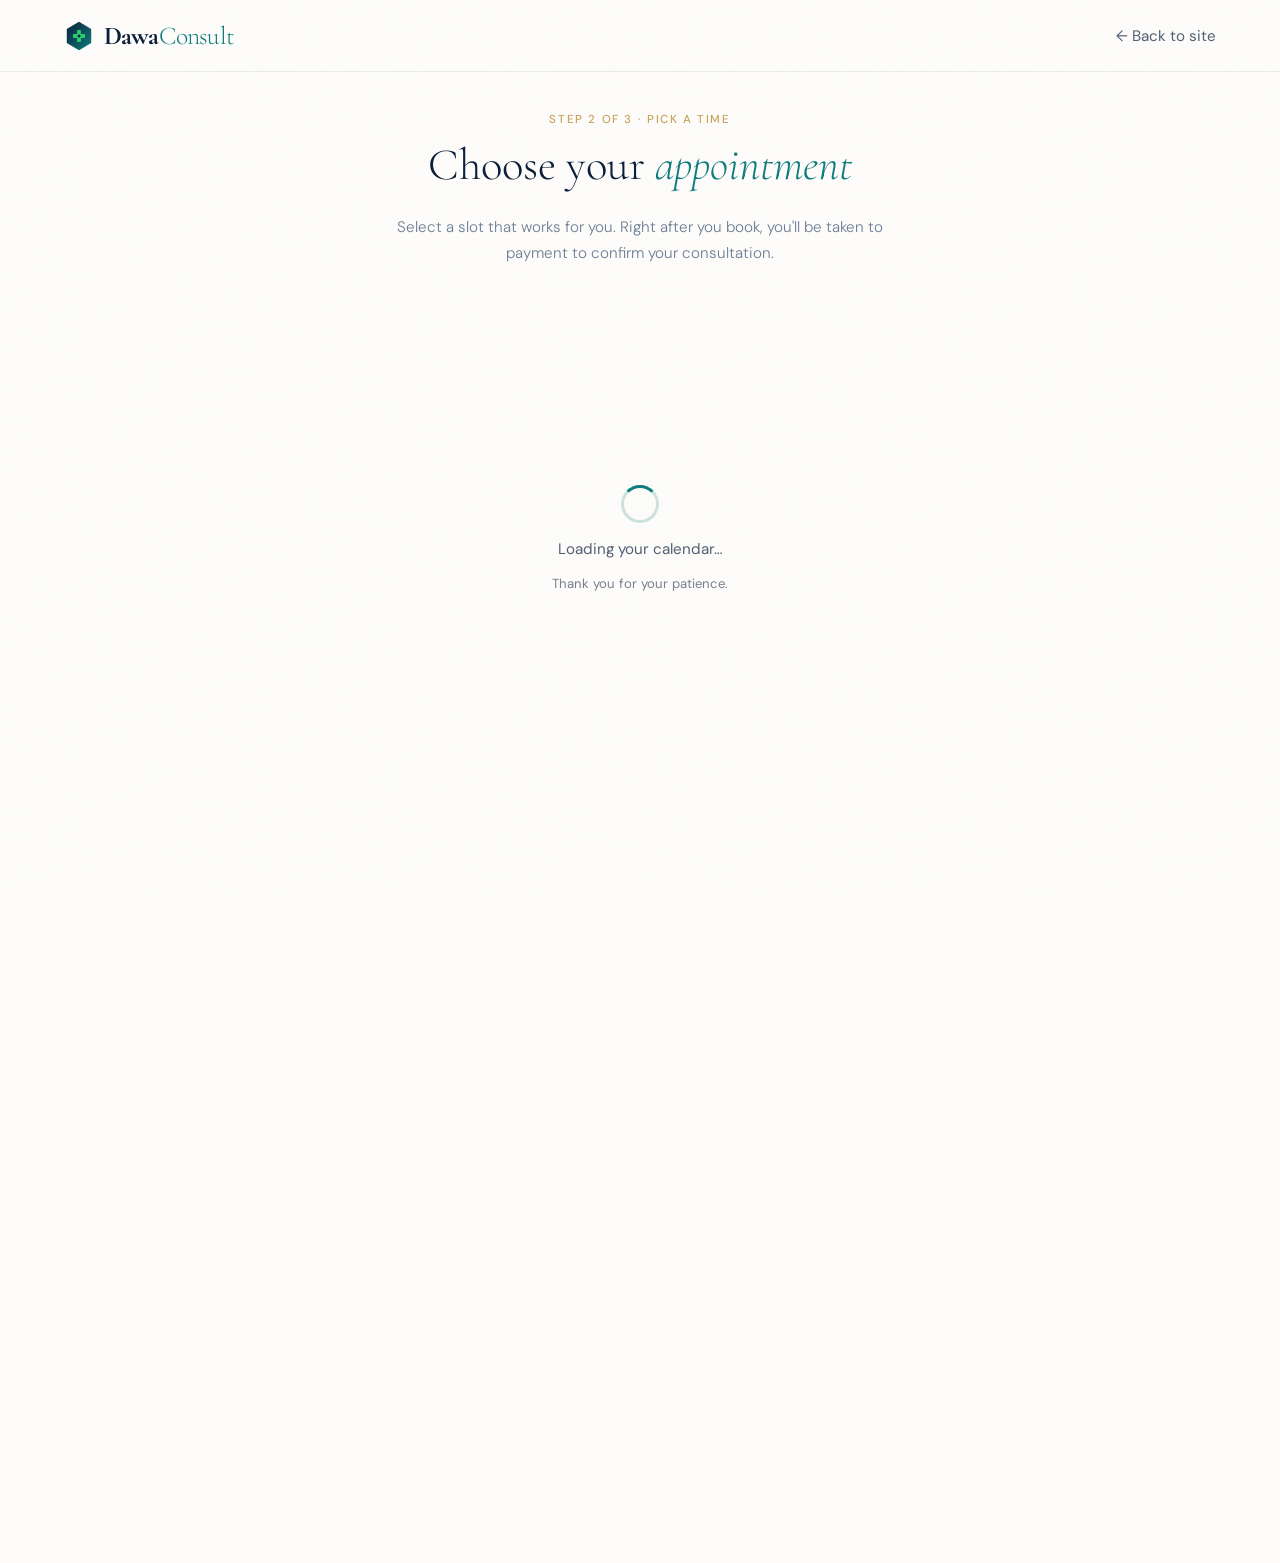
<file: book.html>
<!DOCTYPE html>
<html lang="en">
<head>
<meta charset="UTF-8">
<meta name="viewport" content="width=device-width, initial-scale=1.0">
<meta name="description" content="Pick a time for your DawaConsult pharmacy consultation.">
<title>Book Your Consultation | DawaConsult</title>

<!-- Speed up the Calendly load a little -->
<link rel="preconnect" href="https://calendly.com">
<link rel="preconnect" href="https://assets.calendly.com">

<!-- Same favicon as the rest of the site -->
<link rel="icon" type="image/svg+xml" href="data:image/svg+xml,%3Csvg xmlns='http://www.w3.org/2000/svg' viewBox='0 0 140 140'%3E%3Cdefs%3E%3ClinearGradient id='g' x1='0%25' y1='0%25' x2='100%25' y2='100%25'%3E%3Cstop offset='0%25' stop-color='%230B1F3A'/%3E%3Cstop offset='100%25' stop-color='%230E7C7B'/%3E%3C/linearGradient%3E%3C/defs%3E%3Cpolygon points='70,4 127,37 127,103 70,136 13,103 13,37' fill='url(%23g)'/%3E%3Crect x='61' y='42' width='18' height='56' rx='4' fill='%232ECC71'/%3E%3Crect x='42' y='61' width='56' height='18' rx='4' fill='%232ECC71'/%3E%3Ccircle cx='70' cy='70' r='7' fill='%230B1F3A'/%3E%3C/svg%3E">

<link rel="preconnect" href="https://fonts.googleapis.com">
<link href="https://fonts.googleapis.com/css2?family=Cormorant+Garamond:ital,wght@0,300;0,400;0,600;0,700;1,300;1,400&family=DM+Sans:wght@300;400;500&display=swap" rel="stylesheet">

<link rel="stylesheet" href="styles.css">

<!-- Calendly embed assets -->
<link href="https://assets.calendly.com/assets/external/widget.css" rel="stylesheet">
<script src="https://assets.calendly.com/assets/external/widget.js"></script>

<style>
  .pay-header {
    display: flex; align-items: center; justify-content: space-between;
    padding: 1.25rem 5vw; border-bottom: 1px solid rgba(11,31,58,0.08);
    background: var(--white, #FDFCFA);
  }
  .pay-header .nav-logo { display: flex; align-items: center; gap: 0.6rem; }
  .pay-back { font-family: 'DM Sans', sans-serif; font-size: 0.95rem; color: var(--navy, #0B1F3A); text-decoration: none; opacity: 0.7; }
  .pay-back:hover { opacity: 1; }

  .book-wrap { max-width: 900px; margin: 0 auto; padding: 2.5rem 5vw 4rem; }
  .book-intro { text-align: center; margin-bottom: 2rem; }
  .book-intro .section-title, .book-intro .section-sub { margin-left: auto; margin-right: auto; }

  .book-confirm {
    display: none; text-align: center; max-width: 520px; margin: 0 auto 1.5rem;
    background: var(--cream, #F5F0E8); border-radius: 12px; padding: 1rem 1.25rem;
    font-family: 'DM Sans', sans-serif; color: var(--navy, #0B1F3A);
  }
  .book-confirm.show { display: block; }

  /* Loading state while Calendly's calendar comes up */
  .book-loader {
    display: flex; flex-direction: column; align-items: center; justify-content: center;
    gap: 1rem; min-height: 480px; font-family: 'DM Sans', sans-serif;
    color: var(--navy, #0B1F3A);
  }
  .book-loader .spin {
    width: 38px; height: 38px; border-radius: 50%;
    border: 3px solid rgba(14,124,123,0.2); border-top-color: var(--teal, #0E7C7B);
    animation: bspin 0.9s linear infinite;
  }
  @keyframes bspin { to { transform: rotate(360deg); } }
  .book-loader .lbl { font-size: 0.95rem; opacity: 0.7; }

  #calendly-embed { min-width: 320px; height: 720px; }

  /* "Already booked" panel */
  .book-already {
    display: none; text-align: center; max-width: 460px; margin: 1rem auto;
    background: var(--white, #FDFCFA); border: 1px solid rgba(11,31,58,0.1);
    border-radius: 16px; padding: 2.5rem 1.75rem;
  }
  .book-already.show { display: block; }
  .book-already .tick {
    width: 56px; height: 56px; border-radius: 50%; background: var(--teal, #0E7C7B);
    color: #fff; display: grid; place-items: center; font-size: 1.7rem; margin: 0 auto 1.25rem;
  }
</style>
</head>
<body>

<header class="pay-header">
  <a href="index.html" class="nav-logo" style="text-decoration:none;">
    <svg width="30" height="30" viewBox="0 0 140 140" xmlns="http://www.w3.org/2000/svg">
      <defs>
        <linearGradient id="navHex" x1="0%" y1="0%" x2="100%" y2="100%">
          <stop offset="0%" stop-color="#0B1F3A"/>
          <stop offset="100%" stop-color="#0E7C7B"/>
        </linearGradient>
      </defs>
      <polygon points="70,4 127,37 127,103 70,136 13,103 13,37" fill="url(#navHex)"/>
      <rect x="61" y="42" width="18" height="56" rx="4" fill="#2ECC71"/>
      <rect x="42" y="61" width="56" height="18" rx="4" fill="#2ECC71"/>
      <circle cx="70" cy="70" r="7" fill="#0B1F3A"/>
    </svg>
    <span style="font-size:1.6rem;font-weight:700;letter-spacing:-0.03em;font-family:'Cormorant Garamond',serif;color:var(--navy,#0B1F3A);">Dawa<span style="color:var(--teal,#0E7C7B);font-weight:300;">Consult</span></span>
  </a>
  <a class="pay-back" href="index.html">&larr; Back to site</a>
</header>

<main class="book-wrap">
  <div class="book-intro" id="book-intro">
    <div class="section-label">Step 2 of 3 &middot; Pick a time</div>
    <h2 class="section-title">Choose your <em>appointment</em></h2>
    <p class="section-sub">Select a slot that works for you. Right after you book, you'll be taken to payment to confirm your consultation.</p>
  </div>

  <div class="book-confirm" id="book-confirm">Booked! Taking you to payment&hellip;</div>

  <!-- Loading state, shown until Calendly's calendar appears -->
  <div class="book-loader" id="book-loader">
    <div class="spin"></div>
    <div class="lbl">Loading your calendar&hellip;</div>
    <div class="lbl" style="font-size:0.82rem;opacity:0.55;">Thank you for your patience.</div>
  </div>

  <!-- Calendly scheduler renders inside here -->
  <div id="calendly-embed"></div>

  <!-- Shown instead of the calendar if they've already booked this session -->
  <div class="book-already" id="book-already">
    <div class="tick">&#10003;</div>
    <h2 class="section-title" style="margin:0 auto 0.5rem;">You've already <em>booked</em></h2>
    <p class="section-sub" style="margin:0 auto 1.5rem;">Continue to payment to confirm your slot — or pick a different time if that one no longer works.</p>
    <div style="display:flex; flex-direction:column; gap:0.85rem; align-items:center;">
      <a href="pay.html" class="btn-primary" id="book-already-pay">Continue to payment</a>
      <button type="button" id="book-rebook" style="background:none; border:none; cursor:pointer; font-family:'DM Sans',sans-serif; font-size:0.9rem; color:var(--navy,#0B1F3A); opacity:0.7; text-decoration:underline;">Choose a different time</button>
    </div>
  </div>
</main>

<script>
  // ─────────────────────────────────────────────────────────────
  //  book.html — embedded Calendly + hand-off to pay.html
  //  Plus: a loading state, and a guard so a person can't book twice
  //  in the same session (back button → "go pay", not "book again").
  // ─────────────────────────────────────────────────────────────

  const CALENDLY_URL = 'https://calendly.com/dawaconsult/full-consultation';

  const params = new URLSearchParams(window.location.search);
  const tier  = params.get('tier')  || '';
  const email = params.get('email') || '';
  const name  = params.get('name')  || '';

  // Where to send them to pay (carry package + email).
  const payQS = new URLSearchParams();
  if (tier)  payQS.set('tier', tier);
  if (email) payQS.set('email', email);
  const payHref = 'pay.html' + (payQS.toString() ? '?' + payQS.toString() : '');

  // Show the "already booked" panel instead of the calendar.
  function showAlreadyBooked() {
    document.getElementById('book-intro').style.display = 'none';
    document.getElementById('book-loader').style.display = 'none';
    document.getElementById('calendly-embed').style.display = 'none';
    document.getElementById('book-confirm').classList.remove('show');
    const pay = sessionStorage.getItem('dawa_pay_href') || payHref;
    document.getElementById('book-already-pay').setAttribute('href', pay);
    document.getElementById('book-already').classList.add('show');
  }

  // ── GUARD (initial load): already booked this session? Skip the calendar. ──
  if (sessionStorage.getItem('dawa_booked') === '1') {
    showAlreadyBooked();
  } else {
    // Normal path: load the Calendly scheduler.
    Calendly.initInlineWidget({
      url: CALENDLY_URL,
      parentElement: document.getElementById('calendly-embed'),
      prefill: { name: name, email: email },
    });
  }

  // ── GUARD (back button): the browser can restore this page from its
  //    back-forward cache WITHOUT re-running the code above. The 'pageshow'
  //    event fires even then — so we re-check here. THIS is what stops
  //    "book → pay → back → book again". ──
  window.addEventListener('pageshow', function () {
    if (sessionStorage.getItem('dawa_booked') === '1') {
      showAlreadyBooked();
    }
  });

  // ── "Choose a different time": clear the guard and reload with a fresh calendar ──
  document.getElementById('book-rebook').addEventListener('click', function () {
    sessionStorage.removeItem('dawa_booked');
    sessionStorage.removeItem('dawa_pay_href');
    window.location.reload();   // reloads with same params; guard is now clear, so the calendar shows
  });

  function isCalendlyEvent(e) {
    return e.data && e.origin === 'https://calendly.com'
      && typeof e.data.event === 'string'
      && e.data.event.indexOf('calendly.') === 0;
  }

  window.addEventListener('message', function (e) {
    if (!isCalendlyEvent(e)) return;

    // Any Calendly message means the widget is up → hide our loader.
    document.getElementById('book-loader').style.display = 'none';

    // Booking finished → remember it, then hand off to payment.
    if (e.data.event === 'calendly.event_scheduled') {
      sessionStorage.setItem('dawa_booked', '1');
      sessionStorage.setItem('dawa_pay_href', payHref);
      document.getElementById('book-confirm').classList.add('show');
      setTimeout(function () { window.location.href = payHref; }, 1200);
    }
  });
</script>
</body>
</html>
</file>
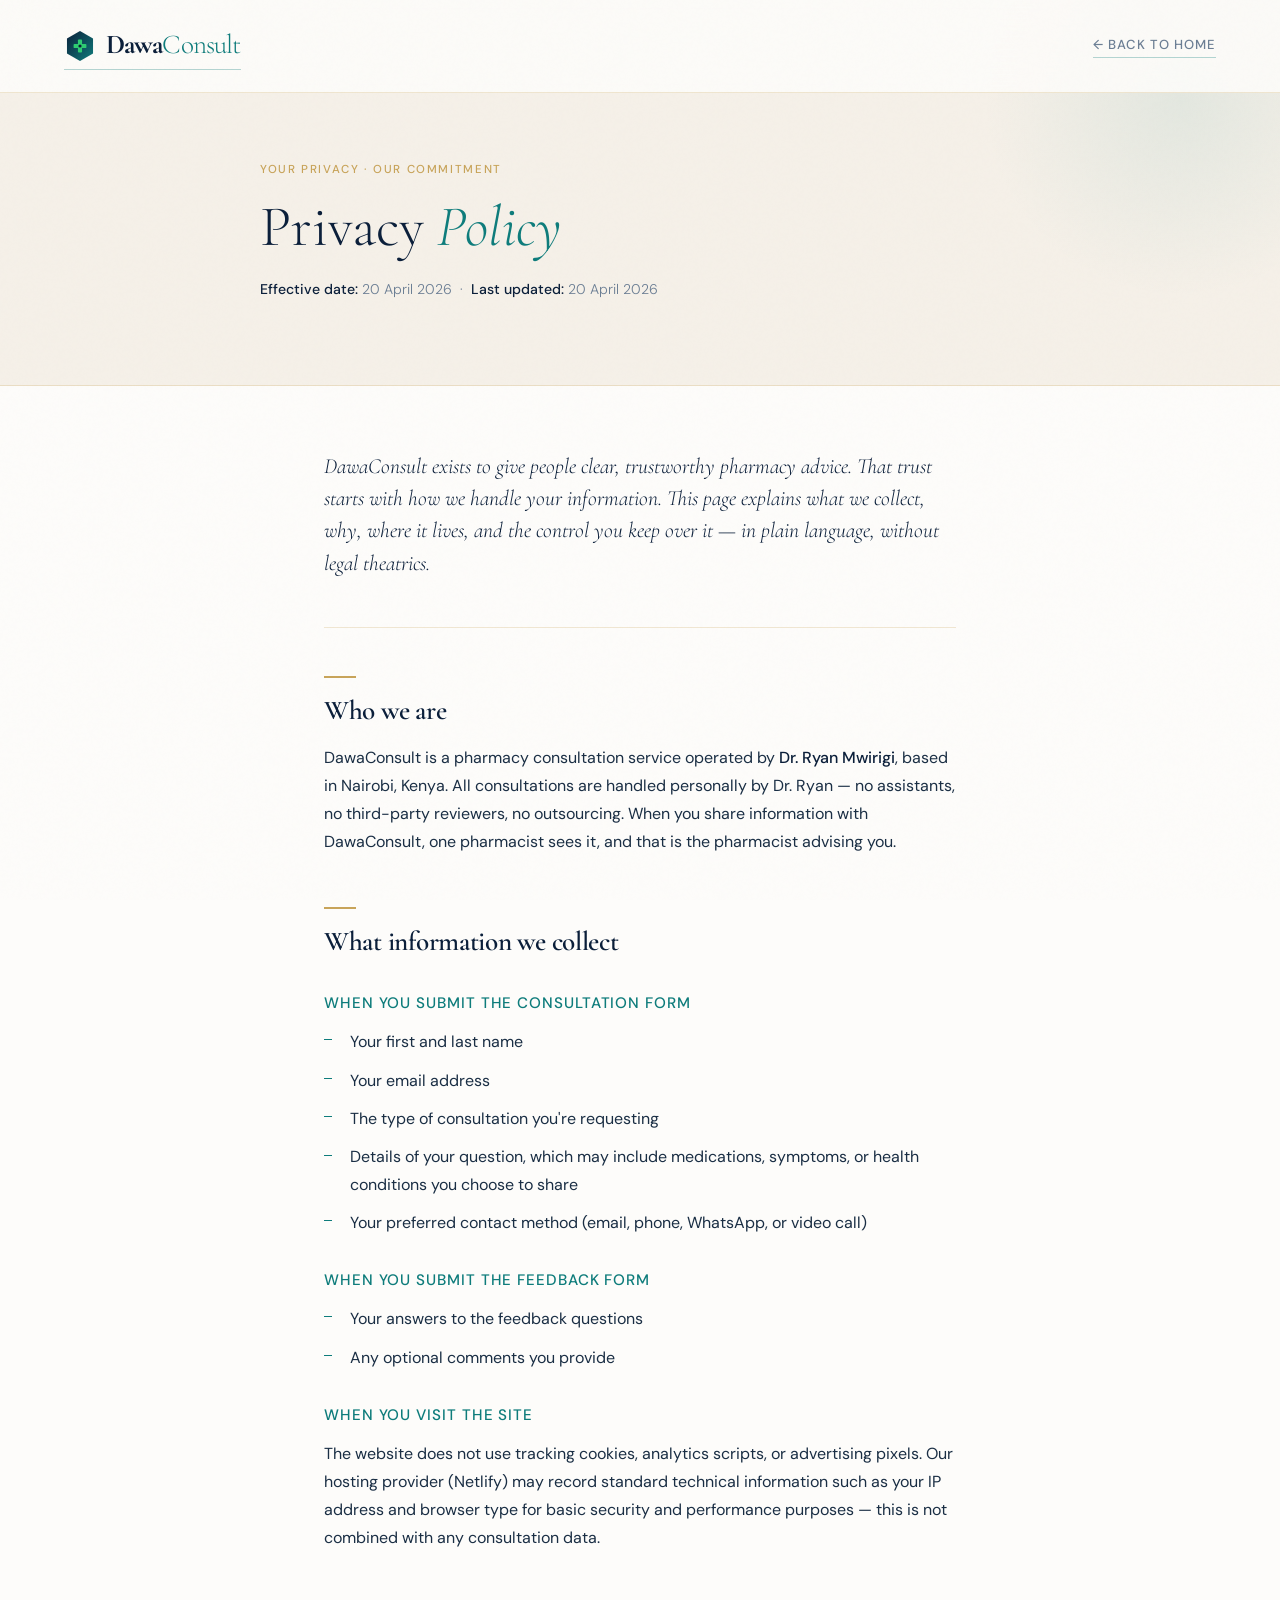
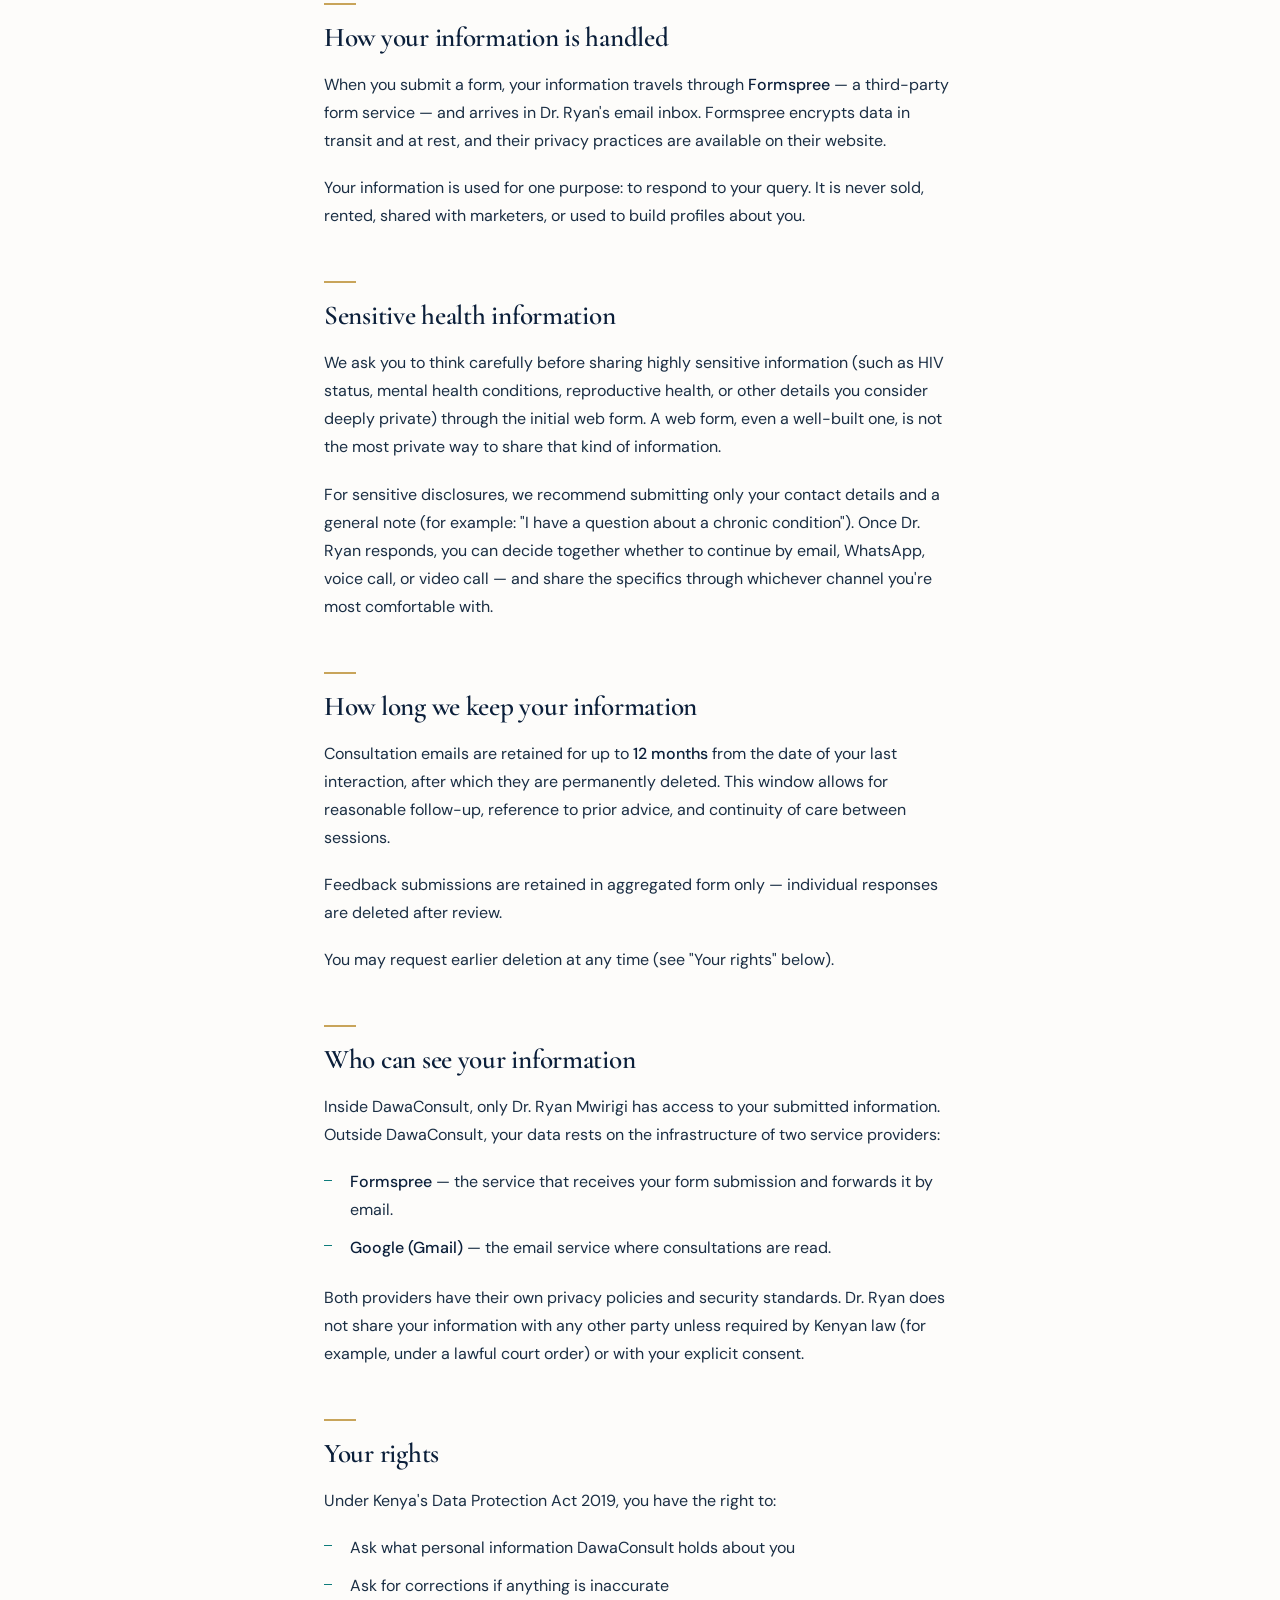
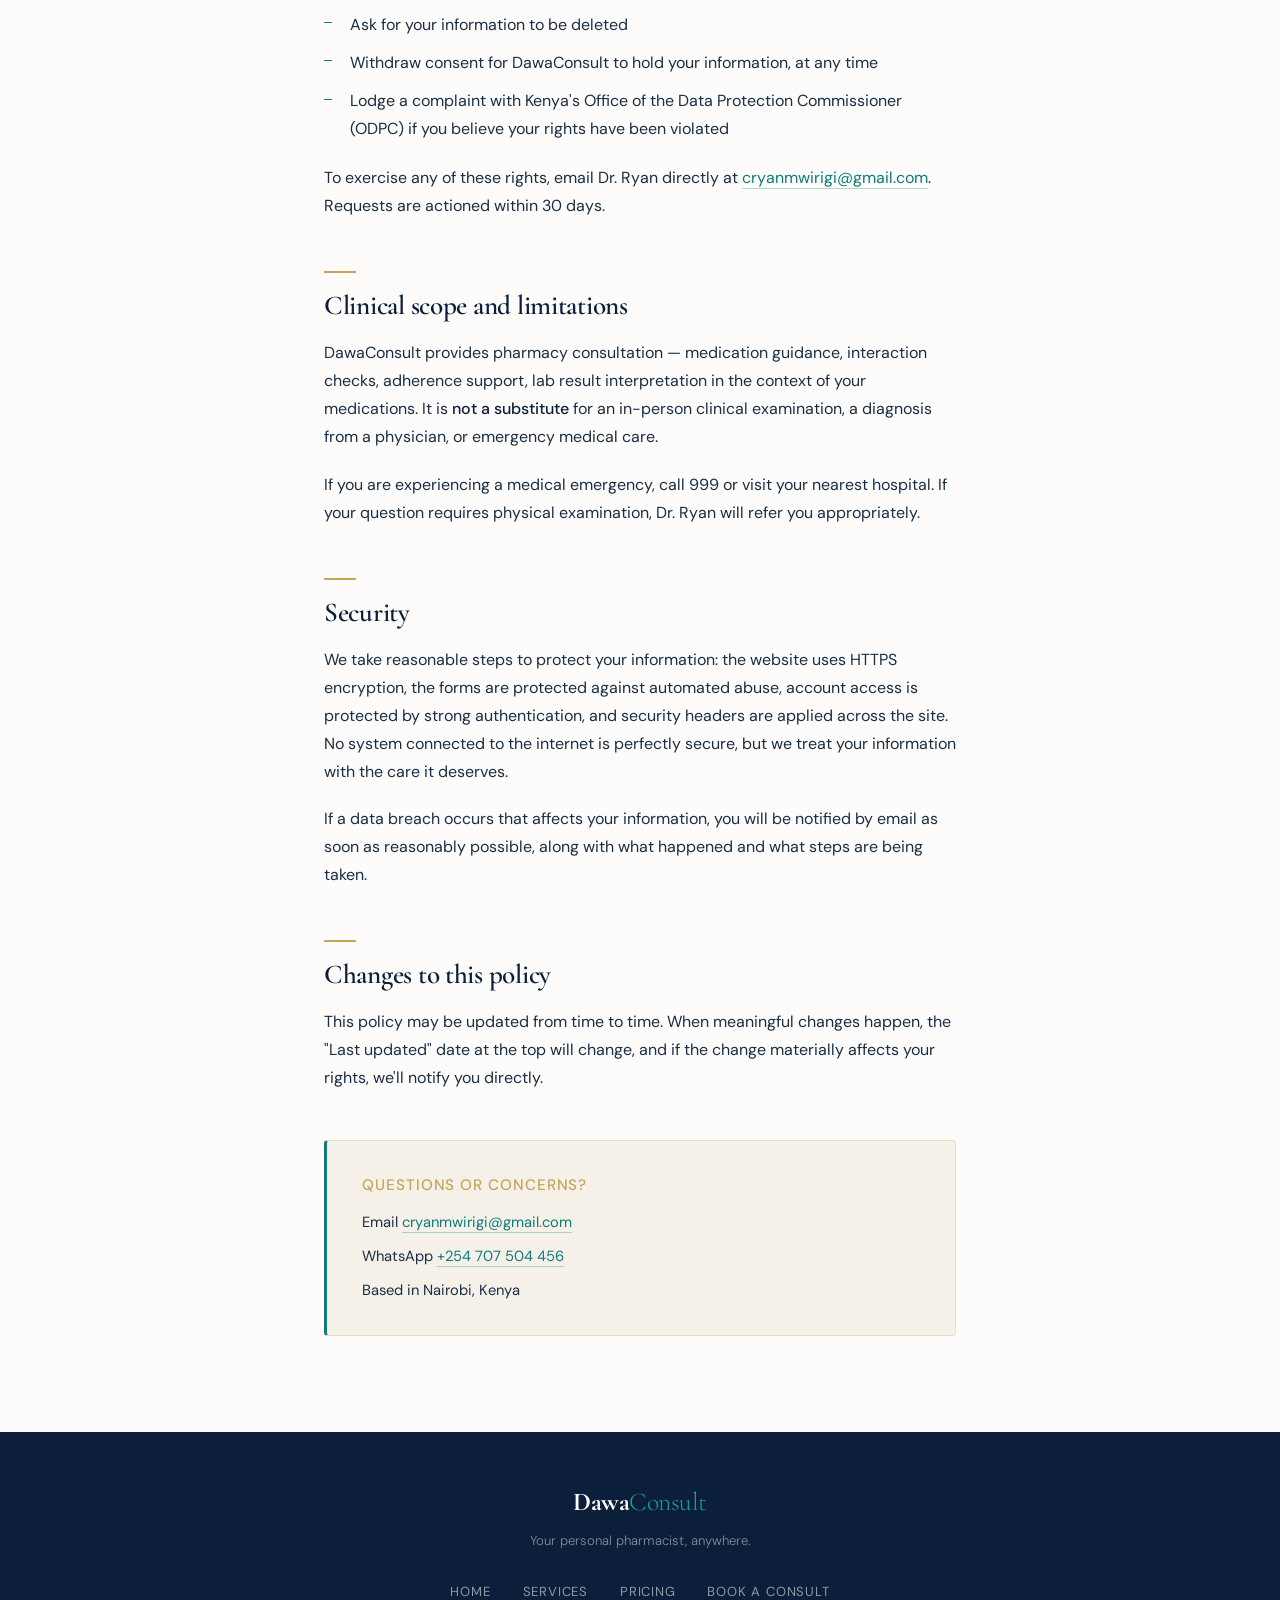
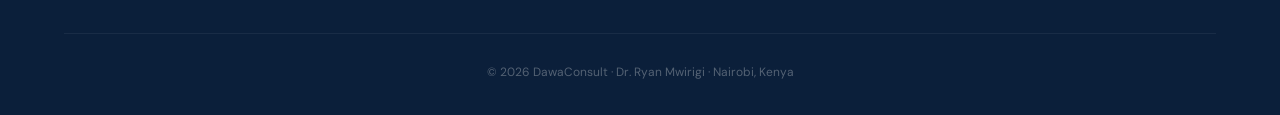
<file: privacy.html>
<!DOCTYPE html>
<html lang="en">
<head>
<meta charset="UTF-8">
<meta name="viewport" content="width=device-width, initial-scale=1.0">
<title>Privacy Policy | DawaConsult</title>
<meta name="description" content="How DawaConsult handles your personal and health information.">
<link rel="icon" type="image/svg+xml" href="data:image/svg+xml,%3Csvg xmlns='http://www.w3.org/2000/svg' viewBox='0 0 140 140'%3E%3Cdefs%3E%3ClinearGradient id='g' x1='0%25' y1='0%25' x2='100%25' y2='100%25'%3E%3Cstop offset='0%25' stop-color='%230B1F3A'/%3E%3Cstop offset='100%25' stop-color='%230E7C7B'/%3E%3C/linearGradient%3E%3C/defs%3E%3Cpolygon points='70,4 127,37 127,103 70,136 13,103 13,37' fill='url(%23g)'/%3E%3Crect x='61' y='42' width='18' height='56' rx='4' fill='%232ECC71'/%3E%3Crect x='42' y='61' width='56' height='18' rx='4' fill='%232ECC71'/%3E%3Ccircle cx='70' cy='70' r='7' fill='%230B1F3A'/%3E%3C/svg%3E">
<link rel="preconnect" href="https://fonts.googleapis.com">
<link href="https://fonts.googleapis.com/css2?family=Cormorant+Garamond:ital,wght@0,300;0,400;0,600;1,300;1,400&family=DM+Sans:wght@300;400;500&display=swap" rel="stylesheet">
<style>
  :root {
    --navy: #0B1F3A;
    --teal: #0E7C7B;
    --teal-light: #12A19F;
    --gold: #C8A45A;
    --gold-light: #E2C47E;
    --cream: #F5F0E8;
    --white: #FDFCFA;
    --text: #1A2E44;
    --muted: #6B7E94;
    --border: rgba(200,164,90,0.25);
  }

  *, *::before, *::after { box-sizing: border-box; margin: 0; padding: 0; }

  html { scroll-behavior: smooth; }

  body {
    font-family: 'DM Sans', sans-serif;
    background: var(--white);
    color: var(--text);
    overflow-x: hidden;
    line-height: 1.7;
  }

  body::before {
    content: '';
    position: fixed;
    inset: 0;
    background-image: url("data:image/svg+xml,%3Csvg viewBox='0 0 200 200' xmlns='http://www.w3.org/2000/svg'%3E%3Cfilter id='n'%3E%3CfeTurbulence type='fractalNoise' baseFrequency='0.9' numOctaves='4' stitchTiles='stitch'/%3E%3C/filter%3E%3Crect width='100%25' height='100%25' filter='url(%23n)' opacity='0.03'/%3E%3C/svg%3E");
    pointer-events: none;
    z-index: 9999;
    opacity: 0.4;
  }

  /* ── NAV ── */
  nav {
    position: fixed;
    top: 0; left: 0; right: 0;
    z-index: 100;
    display: flex;
    align-items: center;
    justify-content: space-between;
    padding: 1.4rem 5vw;
    background: rgba(253,252,250,0.88);
    backdrop-filter: blur(18px);
    border-bottom: 1px solid var(--border);
  }

  .nav-logo {
    display: flex;
    align-items: center;
    gap: 0.6rem;
    text-decoration: none;
  }

  .nav-brand {
    font-size: 1.7rem;
    font-weight: 700;
    letter-spacing: -0.03em;
    font-family: 'Cormorant Garamond', serif;
    color: var(--navy);
  }

  .nav-brand span { color: var(--teal); font-weight: 300; }

  .nav-back {
    font-size: 0.82rem;
    font-weight: 500;
    letter-spacing: 0.08em;
    text-transform: uppercase;
    color: var(--muted);
    text-decoration: none;
    transition: color 0.2s;
  }

  .nav-back:hover { color: var(--teal); }

  /* ── HEADER ── */
  .page-header {
    padding: 10rem 5vw 4rem;
    background: var(--cream);
    border-bottom: 1px solid var(--border);
    position: relative;
    overflow: hidden;
  }

  .page-header::before {
    content: '';
    position: absolute;
    top: -100px; right: -100px;
    width: 400px; height: 400px;
    border-radius: 50%;
    background: radial-gradient(circle, rgba(14,124,123,0.08) 0%, transparent 70%);
    pointer-events: none;
  }

  .page-header-inner {
    max-width: 760px;
    margin: 0 auto;
    position: relative;
  }

  .page-label {
    font-size: 0.72rem;
    font-weight: 500;
    letter-spacing: 0.14em;
    text-transform: uppercase;
    color: var(--gold);
    margin-bottom: 1rem;
  }

  .page-title {
    font-family: 'Cormorant Garamond', serif;
    font-size: clamp(2.4rem, 4.5vw, 3.8rem);
    font-weight: 300;
    line-height: 1.1;
    color: var(--navy);
    margin-bottom: 1.2rem;
  }

  .page-title em { font-style: italic; color: var(--teal); }

  .page-meta {
    font-size: 0.88rem;
    color: var(--muted);
    font-weight: 300;
    line-height: 1.65;
  }

  .page-meta strong { color: var(--navy); font-weight: 500; }

  /* ── BODY ── */
  main {
    max-width: 760px;
    margin: 0 auto;
    padding: 4rem 5vw 6rem;
    position: relative;
  }

  .intro {
    font-family: 'Cormorant Garamond', serif;
    font-size: 1.35rem;
    font-weight: 300;
    font-style: italic;
    color: var(--navy);
    line-height: 1.5;
    padding-bottom: 3rem;
    margin-bottom: 3rem;
    border-bottom: 1px solid var(--border);
  }

  h2 {
    font-family: 'Cormorant Garamond', serif;
    font-size: 1.7rem;
    font-weight: 600;
    color: var(--navy);
    margin-top: 3.2rem;
    margin-bottom: 1rem;
    line-height: 1.25;
    letter-spacing: -0.01em;
  }

  h2:first-of-type { margin-top: 0; }

  h2::before {
    content: '';
    display: block;
    width: 32px;
    height: 2px;
    background: var(--gold);
    margin-bottom: 1rem;
  }

  h3 {
    font-family: 'DM Sans', sans-serif;
    font-size: 0.95rem;
    font-weight: 500;
    color: var(--teal);
    letter-spacing: 0.06em;
    text-transform: uppercase;
    margin-top: 2rem;
    margin-bottom: 0.7rem;
  }

  p {
    font-size: 1rem;
    line-height: 1.75;
    color: var(--text);
    margin-bottom: 1.2rem;
    font-weight: 400;
  }

  ul {
    margin-bottom: 1.4rem;
    padding-left: 0;
    list-style: none;
  }

  ul li {
    font-size: 1rem;
    line-height: 1.7;
    color: var(--text);
    margin-bottom: 0.7rem;
    padding-left: 1.6rem;
    position: relative;
  }

  ul li::before {
    content: '';
    position: absolute;
    left: 0;
    top: 0.7rem;
    width: 8px;
    height: 1px;
    background: var(--teal);
  }

  strong { color: var(--navy); font-weight: 500; }

  a {
    color: var(--teal);
    text-decoration: none;
    border-bottom: 1px solid rgba(14,124,123,0.3);
    transition: border-color 0.2s, color 0.2s;
  }

  a:hover {
    color: var(--teal-light);
    border-bottom-color: var(--teal);
  }

  .contact-card {
    margin-top: 3rem;
    padding: 2rem 2.2rem;
    background: var(--cream);
    border: 1px solid var(--border);
    border-radius: 4px;
    border-left: 3px solid var(--teal);
  }

  .contact-card h3 {
    margin-top: 0;
    color: var(--gold);
  }

  .contact-card p {
    margin-bottom: 0.5rem;
    font-size: 0.92rem;
  }

  .contact-card p:last-child { margin-bottom: 0; }

  /* ── FOOTER ── */
  footer {
    background: var(--navy);
    padding: 3rem 5vw 2rem;
    text-align: center;
  }

  .footer-brand {
    font-family: 'Cormorant Garamond', serif;
    font-size: 1.6rem;
    font-weight: 700;
    color: var(--white);
    margin-bottom: 0.4rem;
    letter-spacing: -0.02em;
  }

  .footer-brand span { color: var(--teal-light); font-weight: 300; }

  .footer-tagline {
    font-size: 0.82rem;
    color: rgba(253,252,250,0.5);
    margin-bottom: 1.8rem;
    font-weight: 300;
  }

  .footer-links-row {
    display: flex;
    justify-content: center;
    gap: 2rem;
    flex-wrap: wrap;
    margin-bottom: 1.8rem;
  }

  .footer-links-row a {
    font-size: 0.82rem;
    color: rgba(253,252,250,0.55);
    text-decoration: none;
    border-bottom: none;
    letter-spacing: 0.06em;
    text-transform: uppercase;
  }

  .footer-links-row a:hover { color: var(--white); }

  .footer-copy {
    padding-top: 1.8rem;
    border-top: 1px solid rgba(255,255,255,0.06);
    font-size: 0.75rem;
    color: rgba(253,252,250,0.3);
  }

  @media (max-width: 700px) {
    .page-header { padding: 8rem 5vw 3rem; }
    main { padding: 3rem 5vw 4rem; }
    h2 { font-size: 1.45rem; margin-top: 2.4rem; }
    .intro { font-size: 1.15rem; }
    .contact-card { padding: 1.5rem 1.4rem; }
    .footer-links-row { gap: 1.2rem; }
  }
</style>
</head>
<body>

<nav>
  <a href="index.html" class="nav-logo">
    <svg width="32" height="32" viewBox="0 0 140 140" xmlns="http://www.w3.org/2000/svg">
      <defs>
        <linearGradient id="navHex" x1="0%" y1="0%" x2="100%" y2="100%">
          <stop offset="0%" stop-color="#0B1F3A"/>
          <stop offset="100%" stop-color="#0E7C7B"/>
        </linearGradient>
      </defs>
      <polygon points="70,4 127,37 127,103 70,136 13,103 13,37" fill="url(#navHex)"/>
      <rect x="61" y="42" width="18" height="56" rx="4" fill="#2ECC71"/>
      <rect x="42" y="61" width="56" height="18" rx="4" fill="#2ECC71"/>
      <circle cx="70" cy="70" r="7" fill="#0B1F3A"/>
    </svg>
    <span class="nav-brand">Dawa<span>Consult</span></span>
  </a>
  <a href="index.html" class="nav-back">← Back to Home</a>
</nav>

<header class="page-header">
  <div class="page-header-inner">
    <div class="page-label">Your Privacy · Our Commitment</div>
    <h1 class="page-title">Privacy <em>Policy</em></h1>
    <p class="page-meta"><strong>Effective date:</strong> 20 April 2026 &nbsp;·&nbsp; <strong>Last updated:</strong> 20 April 2026</p>
  </div>
</header>

<main>

  <p class="intro">DawaConsult exists to give people clear, trustworthy pharmacy advice. That trust starts with how we handle your information. This page explains what we collect, why, where it lives, and the control you keep over it — in plain language, without legal theatrics.</p>

  <h2>Who we are</h2>
  <p>DawaConsult is a pharmacy consultation service operated by <strong>Dr. Ryan Mwirigi</strong>, based in Nairobi, Kenya. All consultations are handled personally by Dr. Ryan — no assistants, no third-party reviewers, no outsourcing. When you share information with DawaConsult, one pharmacist sees it, and that is the pharmacist advising you.</p>

  <h2>What information we collect</h2>

  <h3>When you submit the consultation form</h3>
  <ul>
    <li>Your first and last name</li>
    <li>Your email address</li>
    <li>The type of consultation you're requesting</li>
    <li>Details of your question, which may include medications, symptoms, or health conditions you choose to share</li>
    <li>Your preferred contact method (email, phone, WhatsApp, or video call)</li>
  </ul>

  <h3>When you submit the feedback form</h3>
  <ul>
    <li>Your answers to the feedback questions</li>
    <li>Any optional comments you provide</li>
  </ul>

  <h3>When you visit the site</h3>
  <p>The website does not use tracking cookies, analytics scripts, or advertising pixels. Our hosting provider (Netlify) may record standard technical information such as your IP address and browser type for basic security and performance purposes — this is not combined with any consultation data.</p>

  <h2>How your information is handled</h2>

  <p>When you submit a form, your information travels through <strong>Formspree</strong> — a third-party form service — and arrives in Dr. Ryan's email inbox. Formspree encrypts data in transit and at rest, and their privacy practices are available on their website.</p>
  <p>Your information is used for one purpose: to respond to your query. It is never sold, rented, shared with marketers, or used to build profiles about you.</p>

  <h2>Sensitive health information</h2>
  <p>We ask you to think carefully before sharing highly sensitive information (such as HIV status, mental health conditions, reproductive health, or other details you consider deeply private) through the initial web form. A web form, even a well-built one, is not the most private way to share that kind of information.</p>
  <p>For sensitive disclosures, we recommend submitting only your contact details and a general note (for example: "I have a question about a chronic condition"). Once Dr. Ryan responds, you can decide together whether to continue by email, WhatsApp, voice call, or video call — and share the specifics through whichever channel you're most comfortable with.</p>

  <h2>How long we keep your information</h2>
  <p>Consultation emails are retained for up to <strong>12 months</strong> from the date of your last interaction, after which they are permanently deleted. This window allows for reasonable follow-up, reference to prior advice, and continuity of care between sessions.</p>
  <p>Feedback submissions are retained in aggregated form only — individual responses are deleted after review.</p>
  <p>You may request earlier deletion at any time (see "Your rights" below).</p>

  <h2>Who can see your information</h2>
  <p>Inside DawaConsult, only Dr. Ryan Mwirigi has access to your submitted information. Outside DawaConsult, your data rests on the infrastructure of two service providers:</p>
  <ul>
    <li><strong>Formspree</strong> — the service that receives your form submission and forwards it by email.</li>
    <li><strong>Google (Gmail)</strong> — the email service where consultations are read.</li>
  </ul>
  <p>Both providers have their own privacy policies and security standards. Dr. Ryan does not share your information with any other party unless required by Kenyan law (for example, under a lawful court order) or with your explicit consent.</p>

  <h2>Your rights</h2>
  <p>Under Kenya's Data Protection Act 2019, you have the right to:</p>
  <ul>
    <li>Ask what personal information DawaConsult holds about you</li>
    <li>Ask for corrections if anything is inaccurate</li>
    <li>Ask for your information to be deleted</li>
    <li>Withdraw consent for DawaConsult to hold your information, at any time</li>
    <li>Lodge a complaint with Kenya's Office of the Data Protection Commissioner (ODPC) if you believe your rights have been violated</li>
  </ul>
  <p>To exercise any of these rights, email Dr. Ryan directly at <a href="mailto:cryanmwirigi@gmail.com">cryanmwirigi@gmail.com</a>. Requests are actioned within 30 days.</p>

  <h2>Clinical scope and limitations</h2>
  <p>DawaConsult provides pharmacy consultation — medication guidance, interaction checks, adherence support, lab result interpretation in the context of your medications. It is <strong>not a substitute</strong> for an in-person clinical examination, a diagnosis from a physician, or emergency medical care.</p>
  <p>If you are experiencing a medical emergency, call 999 or visit your nearest hospital. If your question requires physical examination, Dr. Ryan will refer you appropriately.</p>

  <h2>Security</h2>
  <p>We take reasonable steps to protect your information: the website uses HTTPS encryption, the forms are protected against automated abuse, account access is protected by strong authentication, and security headers are applied across the site. No system connected to the internet is perfectly secure, but we treat your information with the care it deserves.</p>
  <p>If a data breach occurs that affects your information, you will be notified by email as soon as reasonably possible, along with what happened and what steps are being taken.</p>

  <h2>Changes to this policy</h2>
  <p>This policy may be updated from time to time. When meaningful changes happen, the "Last updated" date at the top will change, and if the change materially affects your rights, we'll notify you directly.</p>

  <div class="contact-card">
    <h3>Questions or concerns?</h3>
    <p>Email <a href="mailto:cryanmwirigi@gmail.com">cryanmwirigi@gmail.com</a></p>
    <p>WhatsApp <a href="https://wa.me/254707504456" target="_blank" rel="noopener">+254 707 504 456</a></p>
    <p>Based in Nairobi, Kenya</p>
  </div>

</main>

<footer>
  <div class="footer-brand">Dawa<span>Consult</span></div>
  <div class="footer-tagline">Your personal pharmacist, anywhere.</div>
  <div class="footer-links-row">
    <a href="index.html">Home</a>
    <a href="index.html#services">Services</a>
    <a href="index.html#pricing">Pricing</a>
    <a href="index.html#consult">Book a Consult</a>
  </div>
  <div class="footer-copy">© 2026 DawaConsult · Dr. Ryan Mwirigi · Nairobi, Kenya</div>
</footer>

</body>
</html>
</file>
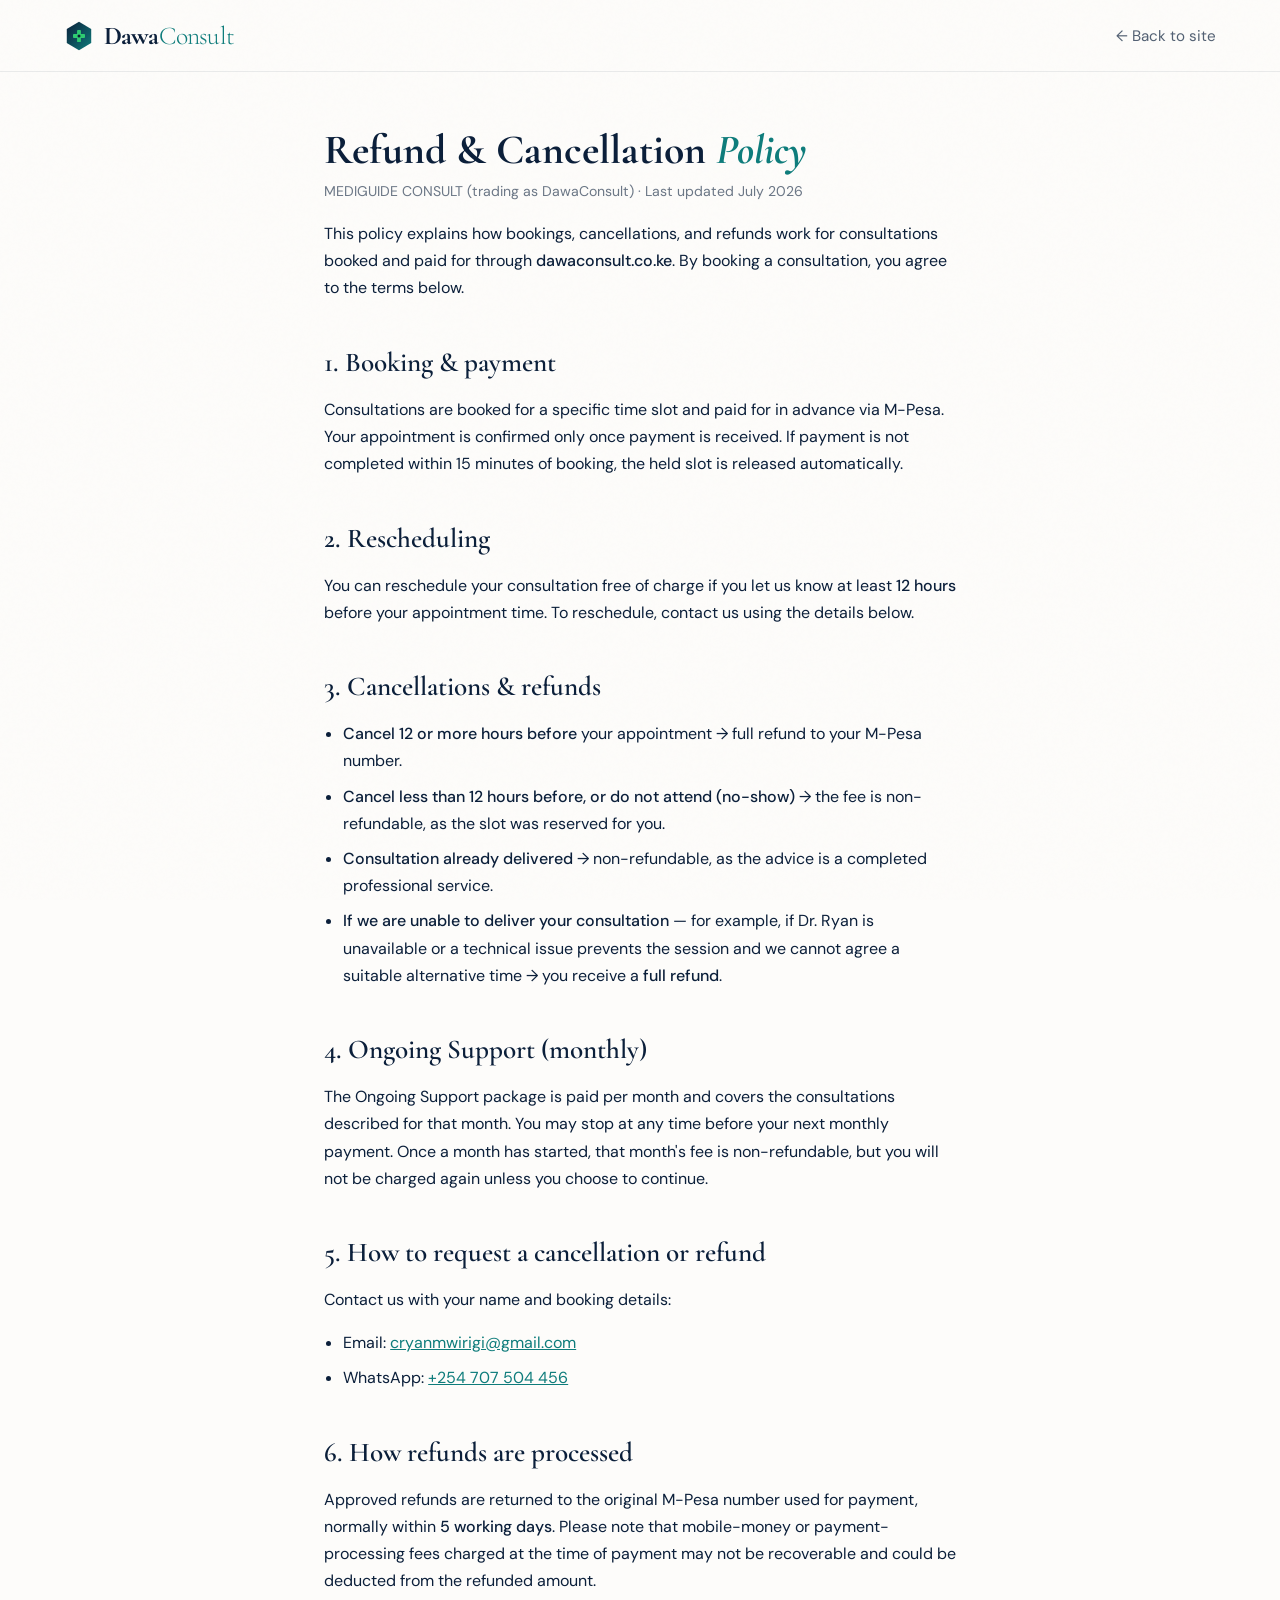
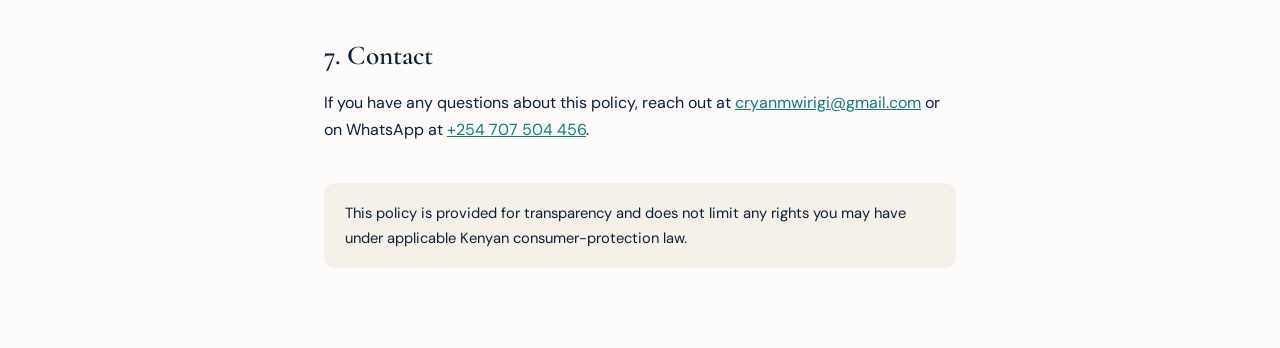
<file: refund.html>
<!DOCTYPE html>
<html lang="en">
<head>
<meta charset="UTF-8">
<meta name="viewport" content="width=device-width, initial-scale=1.0">
<meta name="description" content="DawaConsult refund and cancellation policy for pharmacy consultations.">
<title>Refund &amp; Cancellation Policy | DawaConsult</title>

<link rel="icon" type="image/svg+xml" href="data:image/svg+xml,%3Csvg xmlns='http://www.w3.org/2000/svg' viewBox='0 0 140 140'%3E%3Cdefs%3E%3ClinearGradient id='g' x1='0%25' y1='0%25' x2='100%25' y2='100%25'%3E%3Cstop offset='0%25' stop-color='%230B1F3A'/%3E%3Cstop offset='100%25' stop-color='%230E7C7B'/%3E%3C/linearGradient%3E%3C/defs%3E%3Cpolygon points='70,4 127,37 127,103 70,136 13,103 13,37' fill='url(%23g)'/%3E%3Crect x='61' y='42' width='18' height='56' rx='4' fill='%232ECC71'/%3E%3Crect x='42' y='61' width='56' height='18' rx='4' fill='%232ECC71'/%3E%3Ccircle cx='70' cy='70' r='7' fill='%230B1F3A'/%3E%3C/svg%3E">

<link rel="preconnect" href="https://fonts.googleapis.com">
<link href="https://fonts.googleapis.com/css2?family=Cormorant+Garamond:ital,wght@0,300;0,400;0,600;0,700;1,300;1,400&family=DM+Sans:wght@300;400;500&display=swap" rel="stylesheet">
<link rel="stylesheet" href="styles.css">

<style>
  .legal-header {
    display: flex; align-items: center; justify-content: space-between;
    padding: 1.25rem 5vw; border-bottom: 1px solid rgba(11,31,58,0.08);
    background: var(--white, #FDFCFA);
  }
  .legal-header .nav-logo { display: flex; align-items: center; gap: 0.6rem; }
  .legal-back { font-family: 'DM Sans', sans-serif; font-size: 0.95rem; color: var(--navy, #0B1F3A); text-decoration: none; opacity: 0.7; }
  .legal-back:hover { opacity: 1; }

  .legal-wrap { max-width: 760px; margin: 0 auto; padding: 3.5rem 5vw 5rem; font-family: 'DM Sans', sans-serif; color: var(--navy, #0B1F3A); line-height: 1.7; }
  .legal-wrap h1 { font-family: 'Cormorant Garamond', serif; font-size: 2.6rem; font-weight: 700; line-height: 1.1; margin: 0 0 0.4rem; }
  .legal-wrap h1 em { color: var(--teal, #0E7C7B); font-style: italic; }
  .legal-meta { font-size: 0.88rem; opacity: 0.6; margin-bottom: 2.5rem; }
  .legal-wrap h2 { font-family: 'Cormorant Garamond', serif; font-size: 1.7rem; font-weight: 600; margin: 2.4rem 0 0.6rem; color: var(--navy, #0B1F3A); }
  .legal-wrap p { margin: 0 0 1rem; }
  .legal-wrap ul { margin: 0 0 1rem; padding-left: 1.2rem; }
  .legal-wrap li { margin-bottom: 0.5rem; }
  .legal-wrap strong { color: var(--navy, #0B1F3A); font-weight: 500; }
  .legal-wrap a { color: var(--teal, #0E7C7B); }
  .legal-note { background: var(--cream, #F5F0E8); border-radius: 12px; padding: 1.1rem 1.3rem; font-size: 0.92rem; margin-top: 2.5rem; }
</style>
</head>
<body>

<header class="legal-header">
  <a href="index.html" class="nav-logo" style="text-decoration:none;">
    <svg width="30" height="30" viewBox="0 0 140 140" xmlns="http://www.w3.org/2000/svg">
      <defs>
        <linearGradient id="navHex" x1="0%" y1="0%" x2="100%" y2="100%">
          <stop offset="0%" stop-color="#0B1F3A"/>
          <stop offset="100%" stop-color="#0E7C7B"/>
        </linearGradient>
      </defs>
      <polygon points="70,4 127,37 127,103 70,136 13,103 13,37" fill="url(#navHex)"/>
      <rect x="61" y="42" width="18" height="56" rx="4" fill="#2ECC71"/>
      <rect x="42" y="61" width="56" height="18" rx="4" fill="#2ECC71"/>
      <circle cx="70" cy="70" r="7" fill="#0B1F3A"/>
    </svg>
    <span style="font-size:1.6rem;font-weight:700;letter-spacing:-0.03em;font-family:'Cormorant Garamond',serif;color:var(--navy,#0B1F3A);">Dawa<span style="color:var(--teal,#0E7C7B);font-weight:300;">Consult</span></span>
  </a>
  <a class="legal-back" href="index.html">&larr; Back to site</a>
</header>

<main class="legal-wrap">
  <h1>Refund &amp; Cancellation <em>Policy</em></h1>
  <p class="legal-meta">MEDIGUIDE CONSULT (trading as DawaConsult) &middot; Last updated July 2026</p>

  <p>This policy explains how bookings, cancellations, and refunds work for consultations booked and paid for through <strong>dawaconsult.co.ke</strong>. By booking a consultation, you agree to the terms below.</p>

  <h2>1. Booking &amp; payment</h2>
  <p>Consultations are booked for a specific time slot and paid for in advance via M-Pesa. Your appointment is confirmed only once payment is received. If payment is not completed within 15 minutes of booking, the held slot is released automatically.</p>

  <h2>2. Rescheduling</h2>
  <p>You can reschedule your consultation free of charge if you let us know at least <strong>12 hours</strong> before your appointment time. To reschedule, contact us using the details below.</p>

  <h2>3. Cancellations &amp; refunds</h2>
  <ul>
    <li><strong>Cancel 12 or more hours before</strong> your appointment &rarr; full refund to your M-Pesa number.</li>
    <li><strong>Cancel less than 12 hours before, or do not attend (no-show)</strong> &rarr; the fee is non-refundable, as the slot was reserved for you.</li>
    <li><strong>Consultation already delivered</strong> &rarr; non-refundable, as the advice is a completed professional service.</li>
    <li><strong>If we are unable to deliver your consultation</strong> — for example, if Dr. Ryan is unavailable or a technical issue prevents the session and we cannot agree a suitable alternative time &rarr; you receive a <strong>full refund</strong>.</li>
  </ul>

  <h2>4. Ongoing Support (monthly)</h2>
  <p>The Ongoing Support package is paid per month and covers the consultations described for that month. You may stop at any time before your next monthly payment. Once a month has started, that month's fee is non-refundable, but you will not be charged again unless you choose to continue.</p>

  <h2>5. How to request a cancellation or refund</h2>
  <p>Contact us with your name and booking details:</p>
  <ul>
    <li>Email: <a href="mailto:cryanmwirigi@gmail.com">cryanmwirigi@gmail.com</a></li>
    <li>WhatsApp: <a href="https://wa.me/254707504456">+254 707 504 456</a></li>
  </ul>

  <h2>6. How refunds are processed</h2>
  <p>Approved refunds are returned to the original M-Pesa number used for payment, normally within <strong>5 working days</strong>. Please note that mobile-money or payment-processing fees charged at the time of payment may not be recoverable and could be deducted from the refunded amount.</p>

  <h2>7. Contact</h2>
  <p>If you have any questions about this policy, reach out at <a href="mailto:cryanmwirigi@gmail.com">cryanmwirigi@gmail.com</a> or on WhatsApp at <a href="https://wa.me/254707504456">+254 707 504 456</a>.</p>

  <div class="legal-note">
    This policy is provided for transparency and does not limit any rights you may have under applicable Kenyan consumer-protection law.
  </div>
</main>

</body>
</html>
</file>
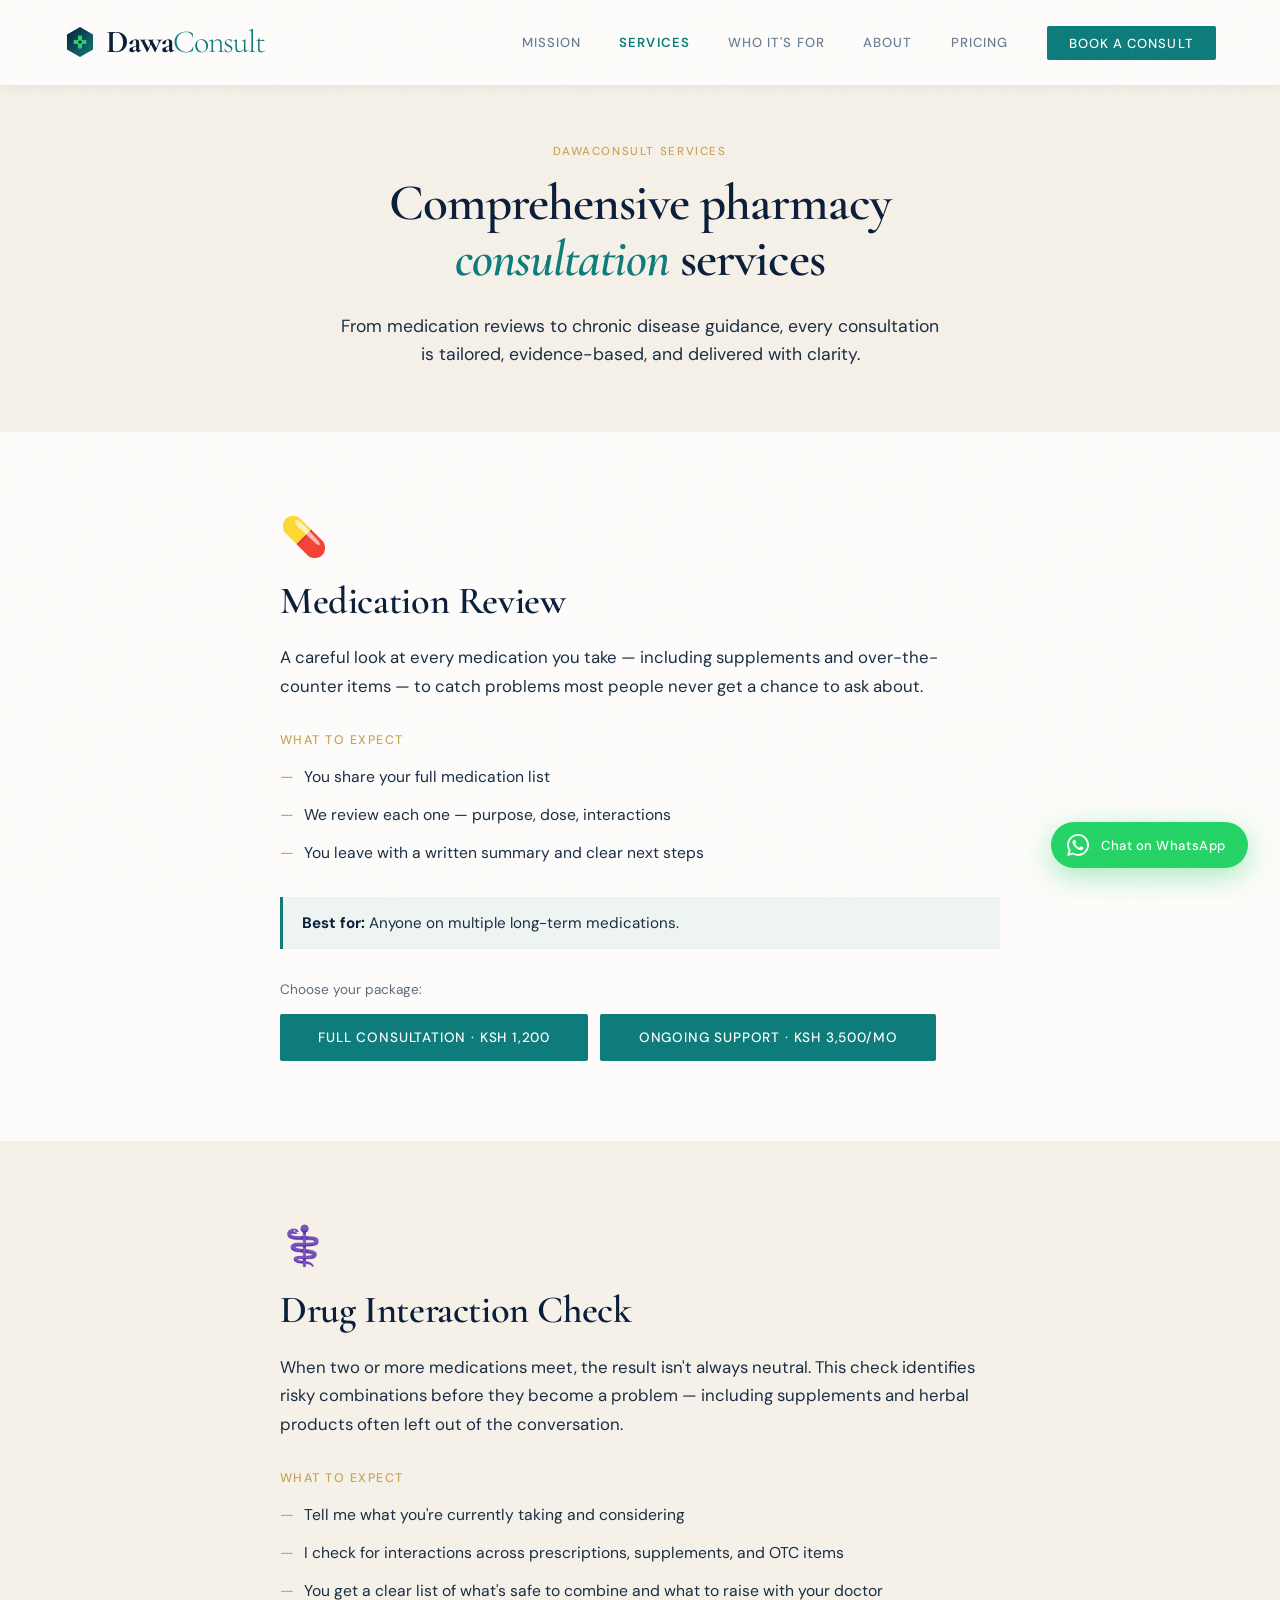
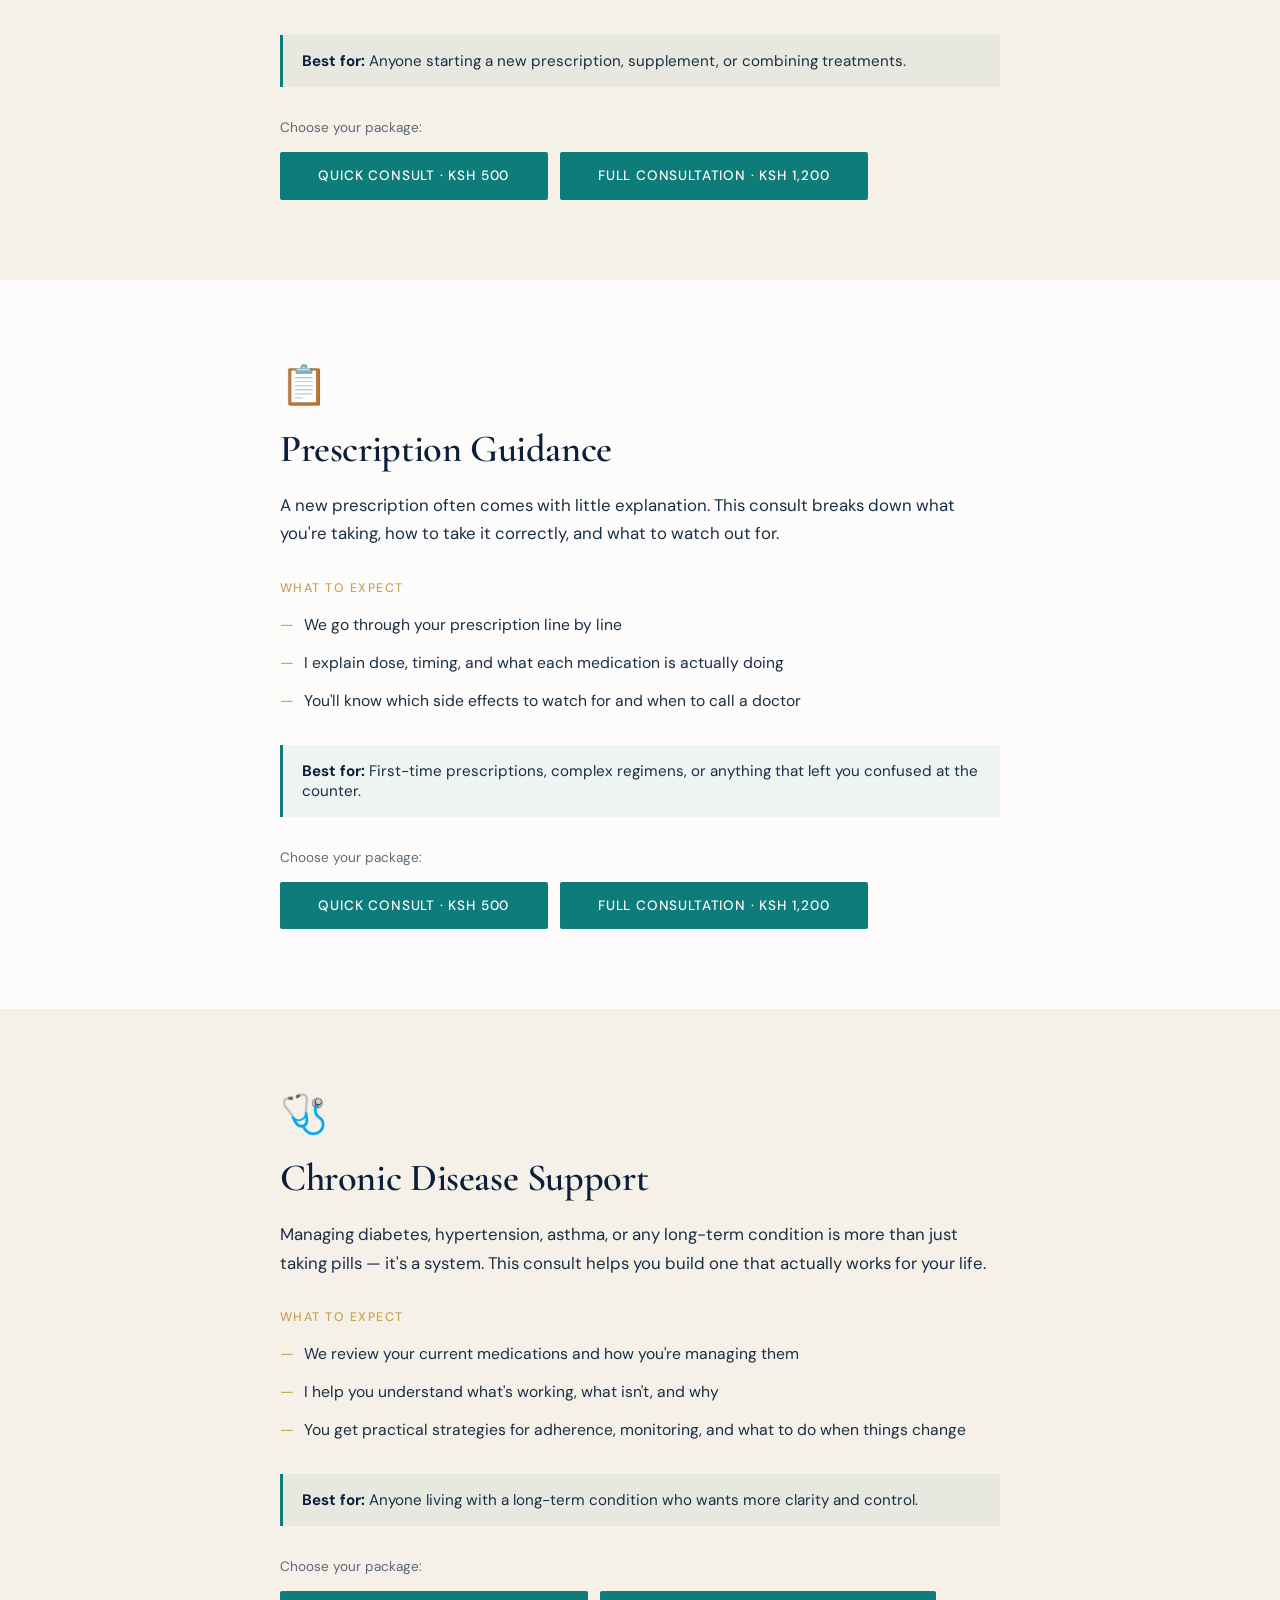
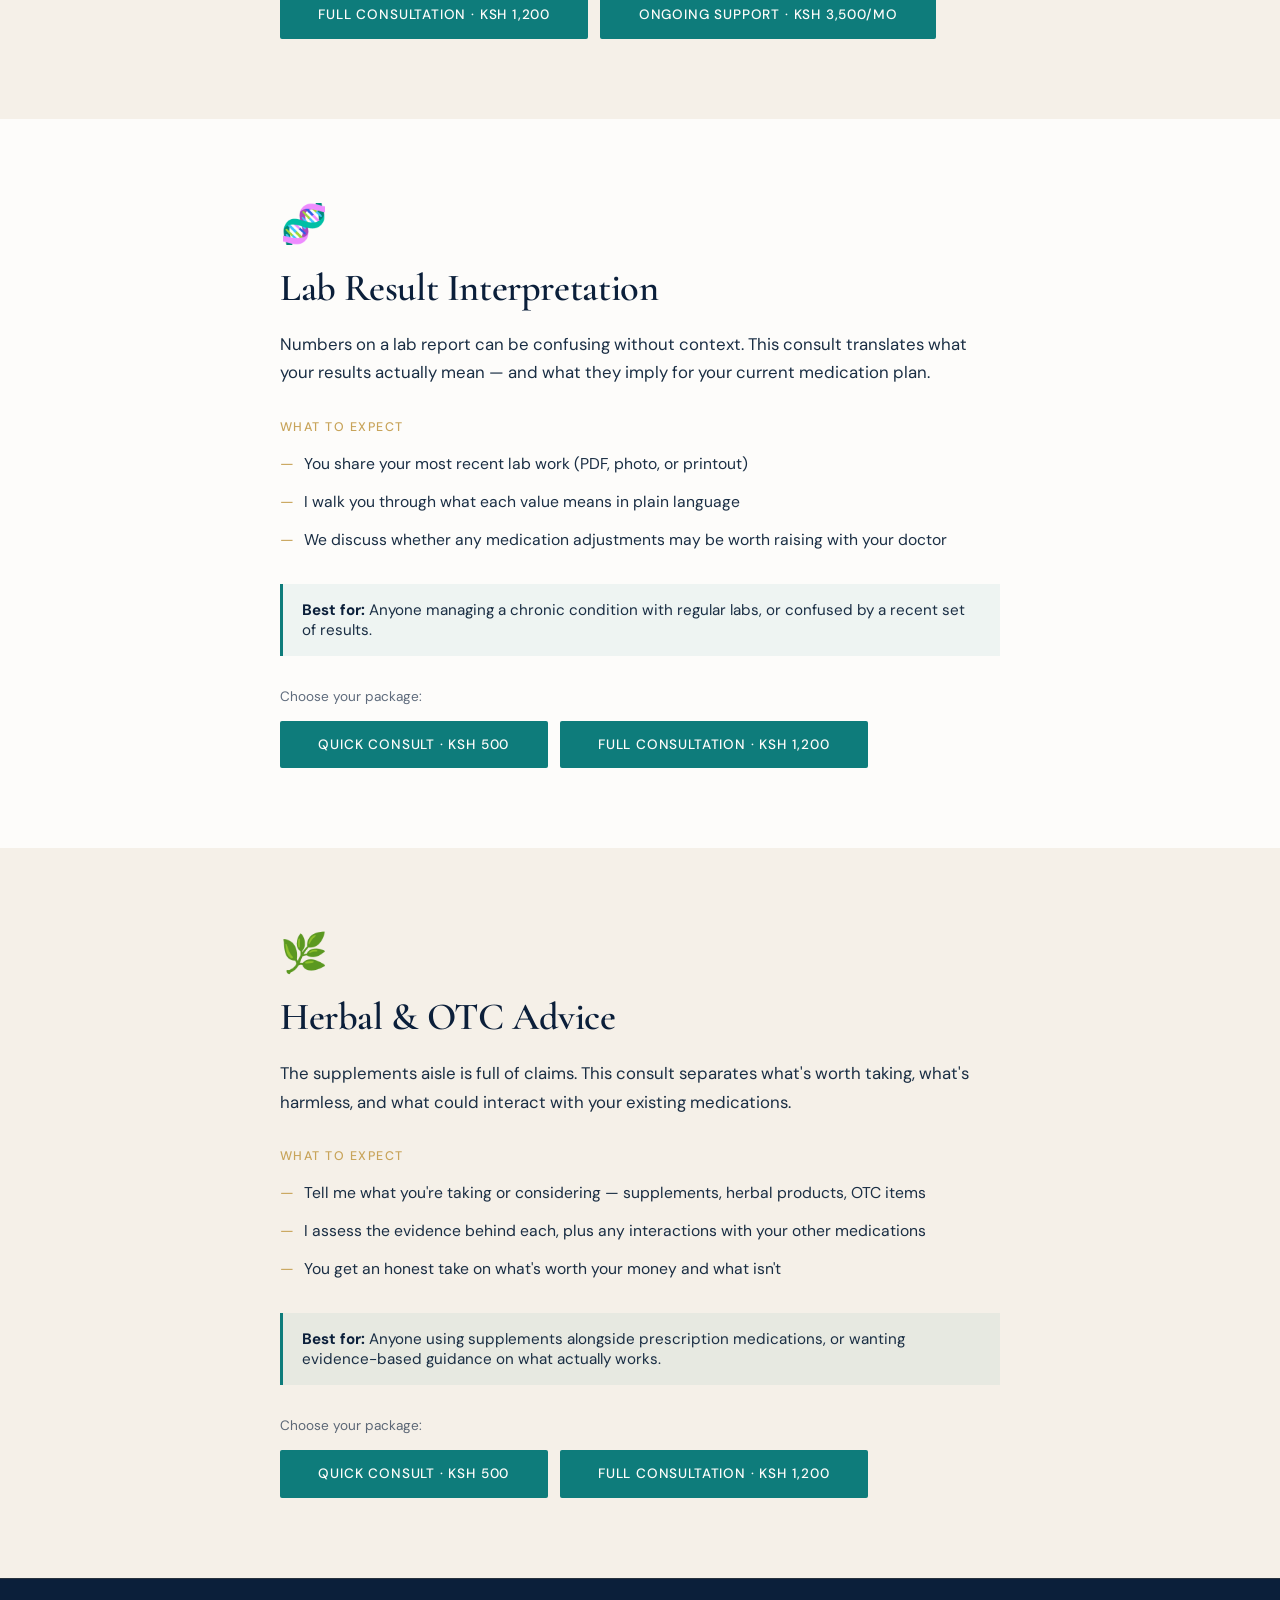
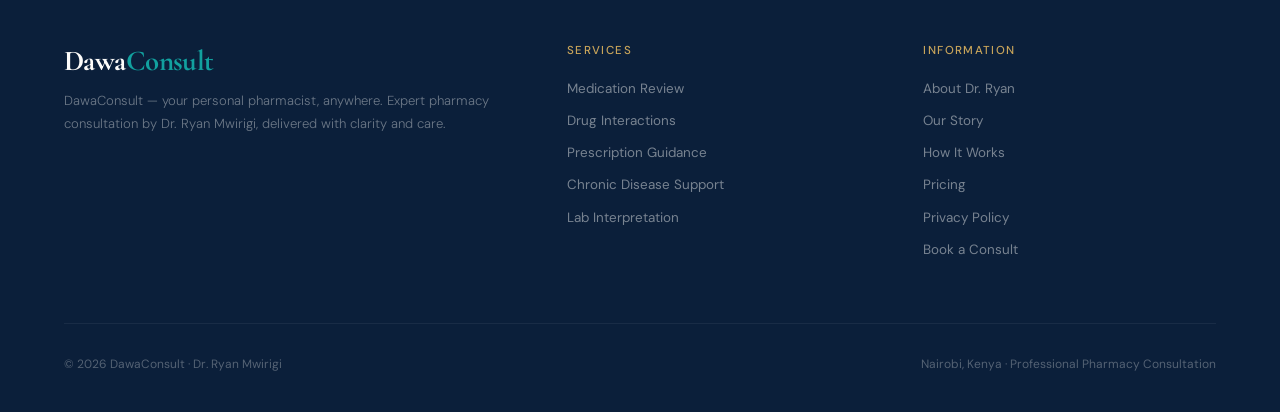
<file: services.html>
<!DOCTYPE html>
<html lang="en">
<head>
<meta charset="UTF-8">
<meta name="viewport" content="width=device-width, initial-scale=1.0">
<meta name="description" content="DawaConsult pharmacy consultation services in detail — medication review, drug interaction checks, prescription guidance, chronic disease support, lab interpretation, and herbal & OTC advice. By Dr. Ryan Mwirigi, Nairobi.">
<title>Services | DawaConsult — Dr. Ryan Mwirigi</title>
<link rel="icon" type="image/svg+xml" href="data:image/svg+xml,%3Csvg xmlns='http://www.w3.org/2000/svg' viewBox='0 0 140 140'%3E%3Cdefs%3E%3ClinearGradient id='g' x1='0%25' y1='0%25' x2='100%25' y2='100%25'%3E%3Cstop offset='0%25' stop-color='%230B1F3A'/%3E%3Cstop offset='100%25' stop-color='%230E7C7B'/%3E%3C/linearGradient%3E%3C/defs%3E%3Cpolygon points='70,4 127,37 127,103 70,136 13,103 13,37' fill='url(%23g)'/%3E%3Crect x='61' y='42' width='18' height='56' rx='4' fill='%232ECC71'/%3E%3Crect x='42' y='61' width='56' height='18' rx='4' fill='%232ECC71'/%3E%3Ccircle cx='70' cy='70' r='7' fill='%230B1F3A'/%3E%3C/svg%3E">
<link rel="preconnect" href="https://fonts.googleapis.com">
<link href="https://fonts.googleapis.com/css2?family=Cormorant+Garamond:ital,wght@0,300;0,400;0,600;0,700;1,300;1,400&family=DM+Sans:wght@300;400;500&display=swap" rel="stylesheet">
<link rel="stylesheet" href="styles.css">
</head>
<body>

<nav class="scrolled">
  <a href="index.html" class="nav-logo" style="text-decoration:none;">
    <svg width="32" height="32" viewBox="0 0 140 140" xmlns="http://www.w3.org/2000/svg">
      <defs>
        <linearGradient id="navHex" x1="0%" y1="0%" x2="100%" y2="100%">
          <stop offset="0%" stop-color="#0B1F3A"/>
          <stop offset="100%" stop-color="#0E7C7B"/>
        </linearGradient>
      </defs>
      <polygon points="70,4 127,37 127,103 70,136 13,103 13,37" fill="url(#navHex)"/>
      <rect x="61" y="42" width="18" height="56" rx="4" fill="#2ECC71"/>
      <rect x="42" y="61" width="56" height="18" rx="4" fill="#2ECC71"/>
      <circle cx="70" cy="70" r="7" fill="#0B1F3A"/>
    </svg>
    <span style="font-size:2rem;font-weight:700;letter-spacing:-0.03em;font-family:'Cormorant Garamond',serif;color:var(--navy);">Dawa<span style="color:var(--teal);font-weight:300;">Consult</span></span>
  </a>
  <ul class="nav-links">
    <li><a href="index.html#mission">Mission</a></li>
    <li><a href="services.html" class="active">Services</a></li>
    <li><a href="index.html#who">Who It's For</a></li>
    <li><a href="index.html#about">About</a></li>
    <li><a href="index.html#pricing">Pricing</a></li>
    <li><a href="index.html#consult" class="nav-cta">Book a Consult</a></li>
  </ul>
  <button class="hamburger" id="hamburger" aria-label="Menu" aria-expanded="false" aria-controls="mobile-menu">
    <span></span><span></span><span></span>
  </button>
</nav>

<div class="mobile-menu" id="mobile-menu">
  <a href="index.html#mission" onclick="closeMobileMenu()">Mission</a>
  <a href="services.html" onclick="closeMobileMenu()" class="active">Services</a>
  <a href="index.html#how" onclick="closeMobileMenu()">How It Works</a>
  <a href="index.html#who" onclick="closeMobileMenu()">Who It's For</a>
  <a href="index.html#about" onclick="closeMobileMenu()">About</a>
  <a href="index.html#pricing" onclick="closeMobileMenu()">Pricing</a>
  <a href="index.html#consult" onclick="closeMobileMenu()">Book a Consult →</a>
</div>

<!-- PAGE HEADER -->
<header class="page-header">
  <div class="page-header-inner">
    <div class="section-label">DawaConsult Services</div>
    <h1 class="page-title">Comprehensive pharmacy <em>consultation</em> services</h1>
    <p class="page-intro">From medication reviews to chronic disease guidance, every consultation is tailored, evidence-based, and delivered with clarity.</p>
  </div>
</header>

<!-- 1. MEDICATION REVIEW -->
<section class="service-detail" id="medication-review">
  <div class="service-detail-inner">
    <div class="service-detail-icon">💊</div>
    <h2>Medication Review</h2>
    <p>A careful look at every medication you take — including supplements and over-the-counter items — to catch problems most people never get a chance to ask about.</p>
    <h3>What to expect</h3>
    <ul>
      <li>You share your full medication list</li>
      <li>We review each one — purpose, dose, interactions</li>
      <li>You leave with a written summary and clear next steps</li>
    </ul>
    <p class="best-for"><strong>Best for:</strong> Anyone on multiple long-term medications.</p>
    <div class="service-detail-cta" style="display:flex;flex-wrap:wrap;gap:0.75rem;align-items:center;margin-top:1.75rem;">
      <span style="font-family:'DM Sans',sans-serif;font-size:0.85rem;color:var(--navy);opacity:0.65;width:100%;margin-bottom:0.25rem;">Choose your package:</span>
      <a href="index.html?service=Medication+Review&tier=full#consult" class="btn-primary">Full Consultation · KSh 1,200</a>
      <a href="index.html?service=Medication+Review&tier=ongoing#consult" class="btn-primary">Ongoing Support · KSh 3,500/mo</a>
    </div>
  </div>
</section>

<!-- 2. DRUG INTERACTION CHECK -->
<section class="service-detail service-detail-alt" id="drug-interaction-check">
  <div class="service-detail-inner">
    <div class="service-detail-icon">⚕️</div>
    <h2>Drug Interaction Check</h2>
    <p>When two or more medications meet, the result isn't always neutral. This check identifies risky combinations before they become a problem — including supplements and herbal products often left out of the conversation.</p>
    <h3>What to expect</h3>
    <ul>
      <li>Tell me what you're currently taking and considering</li>
      <li>I check for interactions across prescriptions, supplements, and OTC items</li>
      <li>You get a clear list of what's safe to combine and what to raise with your doctor</li>
    </ul>
    <p class="best-for"><strong>Best for:</strong> Anyone starting a new prescription, supplement, or combining treatments.</p>
    <div class="service-detail-cta" style="display:flex;flex-wrap:wrap;gap:0.75rem;align-items:center;margin-top:1.75rem;">
      <span style="font-family:'DM Sans',sans-serif;font-size:0.85rem;color:var(--navy);opacity:0.65;width:100%;margin-bottom:0.25rem;">Choose your package:</span>
      <a href="index.html?service=Drug+Interaction+Check&tier=quick#consult" class="btn-primary">Quick Consult · KSh 500</a>
      <a href="index.html?service=Drug+Interaction+Check&tier=full#consult" class="btn-primary">Full Consultation · KSh 1,200</a>
    </div>
  </div>
</section>

<!-- 3. PRESCRIPTION GUIDANCE -->
<section class="service-detail" id="prescription-guidance">
  <div class="service-detail-inner">
    <div class="service-detail-icon">📋</div>
    <h2>Prescription Guidance</h2>
    <p>A new prescription often comes with little explanation. This consult breaks down what you're taking, how to take it correctly, and what to watch out for.</p>
    <h3>What to expect</h3>
    <ul>
      <li>We go through your prescription line by line</li>
      <li>I explain dose, timing, and what each medication is actually doing</li>
      <li>You'll know which side effects to watch for and when to call a doctor</li>
    </ul>
    <p class="best-for"><strong>Best for:</strong> First-time prescriptions, complex regimens, or anything that left you confused at the counter.</p>
    <div class="service-detail-cta" style="display:flex;flex-wrap:wrap;gap:0.75rem;align-items:center;margin-top:1.75rem;">
      <span style="font-family:'DM Sans',sans-serif;font-size:0.85rem;color:var(--navy);opacity:0.65;width:100%;margin-bottom:0.25rem;">Choose your package:</span>
      <a href="index.html?service=Prescription+Guidance&tier=quick#consult" class="btn-primary">Quick Consult · KSh 500</a>
      <a href="index.html?service=Prescription+Guidance&tier=full#consult" class="btn-primary">Full Consultation · KSh 1,200</a>
    </div>
  </div>
</section>

<!-- 4. CHRONIC DISEASE SUPPORT -->
<section class="service-detail service-detail-alt" id="chronic-disease-support">
  <div class="service-detail-inner">
    <div class="service-detail-icon">🩺</div>
    <h2>Chronic Disease Support</h2>
    <p>Managing diabetes, hypertension, asthma, or any long-term condition is more than just taking pills — it's a system. This consult helps you build one that actually works for your life.</p>
    <h3>What to expect</h3>
    <ul>
      <li>We review your current medications and how you're managing them</li>
      <li>I help you understand what's working, what isn't, and why</li>
      <li>You get practical strategies for adherence, monitoring, and what to do when things change</li>
    </ul>
    <p class="best-for"><strong>Best for:</strong> Anyone living with a long-term condition who wants more clarity and control.</p>
    <div class="service-detail-cta" style="display:flex;flex-wrap:wrap;gap:0.75rem;align-items:center;margin-top:1.75rem;">
      <span style="font-family:'DM Sans',sans-serif;font-size:0.85rem;color:var(--navy);opacity:0.65;width:100%;margin-bottom:0.25rem;">Choose your package:</span>
      <a href="index.html?service=Chronic+Disease+Support&tier=full#consult" class="btn-primary">Full Consultation · KSh 1,200</a>
      <a href="index.html?service=Chronic+Disease+Support&tier=ongoing#consult" class="btn-primary">Ongoing Support · KSh 3,500/mo</a>
    </div>
  </div>
</section>

<!-- 5. LAB RESULT INTERPRETATION -->
<section class="service-detail" id="lab-result-interpretation">
  <div class="service-detail-inner">
    <div class="service-detail-icon">🧬</div>
    <h2>Lab Result Interpretation</h2>
    <p>Numbers on a lab report can be confusing without context. This consult translates what your results actually mean — and what they imply for your current medication plan.</p>
    <h3>What to expect</h3>
    <ul>
      <li>You share your most recent lab work (PDF, photo, or printout)</li>
      <li>I walk you through what each value means in plain language</li>
      <li>We discuss whether any medication adjustments may be worth raising with your doctor</li>
    </ul>
    <p class="best-for"><strong>Best for:</strong> Anyone managing a chronic condition with regular labs, or confused by a recent set of results.</p>
    <div class="service-detail-cta" style="display:flex;flex-wrap:wrap;gap:0.75rem;align-items:center;margin-top:1.75rem;">
      <span style="font-family:'DM Sans',sans-serif;font-size:0.85rem;color:var(--navy);opacity:0.65;width:100%;margin-bottom:0.25rem;">Choose your package:</span>
      <a href="index.html?service=Lab+Result+Interpretation&tier=quick#consult" class="btn-primary">Quick Consult · KSh 500</a>
      <a href="index.html?service=Lab+Result+Interpretation&tier=full#consult" class="btn-primary">Full Consultation · KSh 1,200</a>
    </div>
  </div>
</section>

<!-- 6. HERBAL & OTC ADVICE -->
<section class="service-detail service-detail-alt" id="herbal-otc-advice">
  <div class="service-detail-inner">
    <div class="service-detail-icon">🌿</div>
    <h2>Herbal &amp; OTC Advice</h2>
    <p>The supplements aisle is full of claims. This consult separates what's worth taking, what's harmless, and what could interact with your existing medications.</p>
    <h3>What to expect</h3>
    <ul>
      <li>Tell me what you're taking or considering — supplements, herbal products, OTC items</li>
      <li>I assess the evidence behind each, plus any interactions with your other medications</li>
      <li>You get an honest take on what's worth your money and what isn't</li>
    </ul>
    <p class="best-for"><strong>Best for:</strong> Anyone using supplements alongside prescription medications, or wanting evidence-based guidance on what actually works.</p>
    <div class="service-detail-cta" style="display:flex;flex-wrap:wrap;gap:0.75rem;align-items:center;margin-top:1.75rem;">
      <span style="font-family:'DM Sans',sans-serif;font-size:0.85rem;color:var(--navy);opacity:0.65;width:100%;margin-bottom:0.25rem;">Choose your package:</span>
      <a href="index.html?service=Herbal+%26+OTC+Advice&tier=quick#consult" class="btn-primary">Quick Consult · KSh 500</a>
      <a href="index.html?service=Herbal+%26+OTC+Advice&tier=full#consult" class="btn-primary">Full Consultation · KSh 1,200</a>
    </div>
  </div>
</section>

<footer>
  <div>
    <div class="footer-brand">Dawa<span>Consult</span></div>
    <p class="footer-desc">DawaConsult — your personal pharmacist, anywhere. Expert pharmacy consultation by Dr. Ryan Mwirigi, delivered with clarity and care.</p>
  </div>
  <div>
    <div class="footer-col-title">Services</div>
    <ul class="footer-links">
      <li><a href="services.html#medication-review">Medication Review</a></li>
      <li><a href="services.html#drug-interaction-check">Drug Interactions</a></li>
      <li><a href="services.html#prescription-guidance">Prescription Guidance</a></li>
      <li><a href="services.html#chronic-disease-support">Chronic Disease Support</a></li>
      <li><a href="services.html#lab-result-interpretation">Lab Interpretation</a></li>
    </ul>
  </div>
  <div>
    <div class="footer-col-title">Information</div>
    <ul class="footer-links">
      <li><a href="index.html#about">About Dr. Ryan</a></li>
      <li><a href="story.html">Our Story</a></li>
      <li><a href="index.html#how">How It Works</a></li>
      <li><a href="index.html#pricing">Pricing</a></li>
      <li><a href="privacy.html">Privacy Policy</a></li>
      <li><a href="index.html#consult">Book a Consult</a></li>
    </ul>
  </div>
  <div class="footer-bottom">
    <span>© 2026 DawaConsult · Dr. Ryan Mwirigi</span>
    <span>Nairobi, Kenya · Professional Pharmacy Consultation</span>
  </div>
</footer>

<a class="wa-float" href="https://wa.me/254707504456?text=Hello%20Dr.%20Ryan%2C%20I%27d%20like%20to%20book%20a%20pharmacist%20consultation." target="_blank">
  <svg viewBox="0 0 24 24" xmlns="http://www.w3.org/2000/svg"><path d="M17.472 14.382c-.297-.149-1.758-.867-2.03-.967-.273-.099-.471-.148-.67.15-.197.297-.767.966-.94 1.164-.173.199-.347.223-.644.075-.297-.15-1.255-.463-2.39-1.475-.883-.788-1.48-1.761-1.653-2.059-.173-.297-.018-.458.13-.606.134-.133.298-.347.446-.52.149-.174.198-.298.298-.497.099-.198.05-.371-.025-.52-.075-.149-.669-1.612-.916-2.207-.242-.579-.487-.5-.669-.51-.173-.008-.371-.01-.57-.01-.198 0-.52.074-.792.372-.272.297-1.04 1.016-1.04 2.479 0 1.462 1.065 2.875 1.213 3.074.149.198 2.096 3.2 5.077 4.487.709.306 1.262.489 1.694.625.712.227 1.36.195 1.871.118.571-.085 1.758-.719 2.006-1.413.248-.694.248-1.289.173-1.413-.074-.124-.272-.198-.57-.347m-5.421 7.403h-.004a9.87 9.87 0 01-5.031-1.378l-.361-.214-3.741.982.998-3.648-.235-.374a9.86 9.86 0 01-1.51-5.26c.001-5.45 4.436-9.884 9.888-9.884 2.64 0 5.122 1.03 6.988 2.898a9.825 9.825 0 012.893 6.994c-.003 5.45-4.437 9.884-9.885 9.884m8.413-18.297A11.815 11.815 0 0012.05 0C5.495 0 .16 5.335.157 11.892c0 2.096.547 4.142 1.588 5.945L.057 24l6.305-1.654a11.882 11.882 0 005.683 1.448h.005c6.554 0 11.89-5.335 11.893-11.893a11.821 11.821 0 00-3.48-8.413z"/></svg>
  Chat on WhatsApp
</a>

<script>
  // Mobile menu toggle
  const hamburger = document.getElementById('hamburger');
  const mobileMenu = document.getElementById('mobile-menu');

  hamburger.addEventListener('click', function() {
    const isOpen = mobileMenu.classList.toggle('open');
    hamburger.setAttribute('aria-expanded', isOpen);
    hamburger.classList.toggle('open', isOpen);
  });

  function closeMobileMenu() {
    mobileMenu.classList.remove('open');
    hamburger.classList.remove('open');
    hamburger.setAttribute('aria-expanded', 'false');
  }
</script>

</body>
</html>
</file>
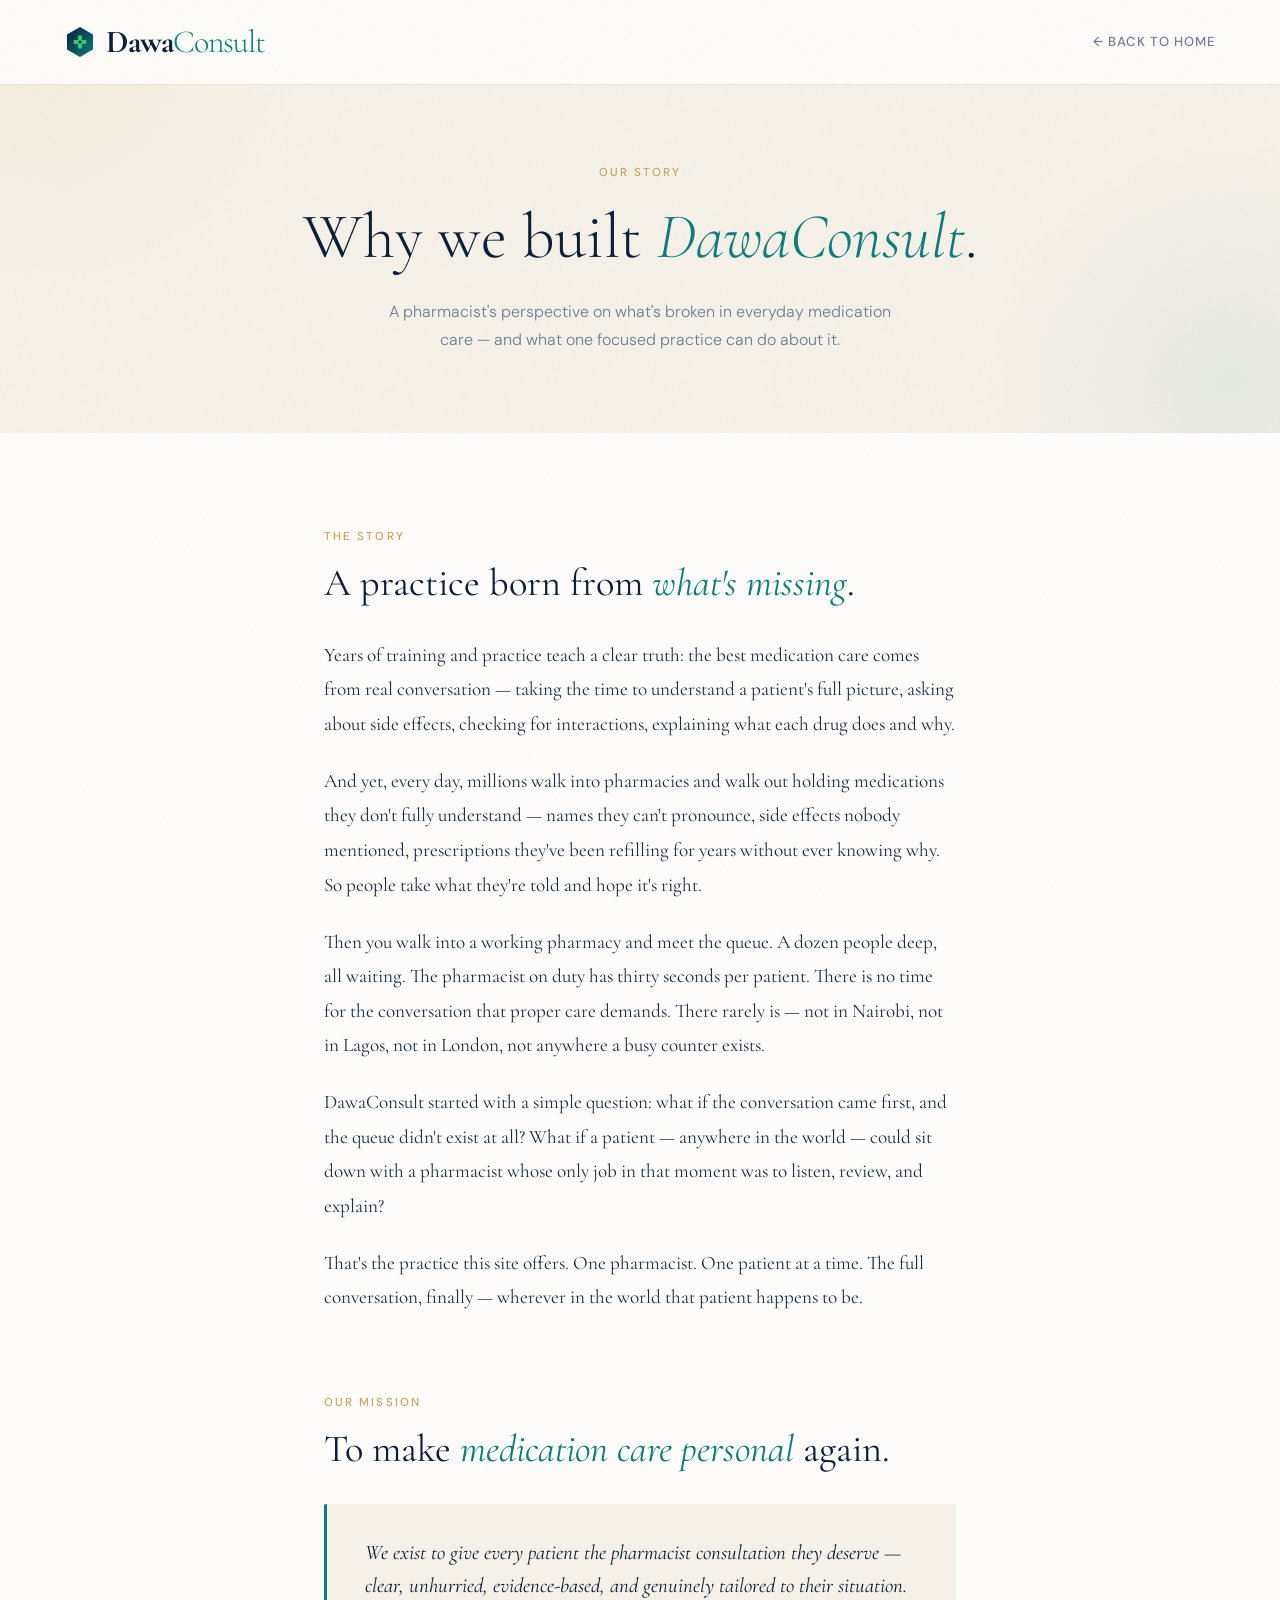
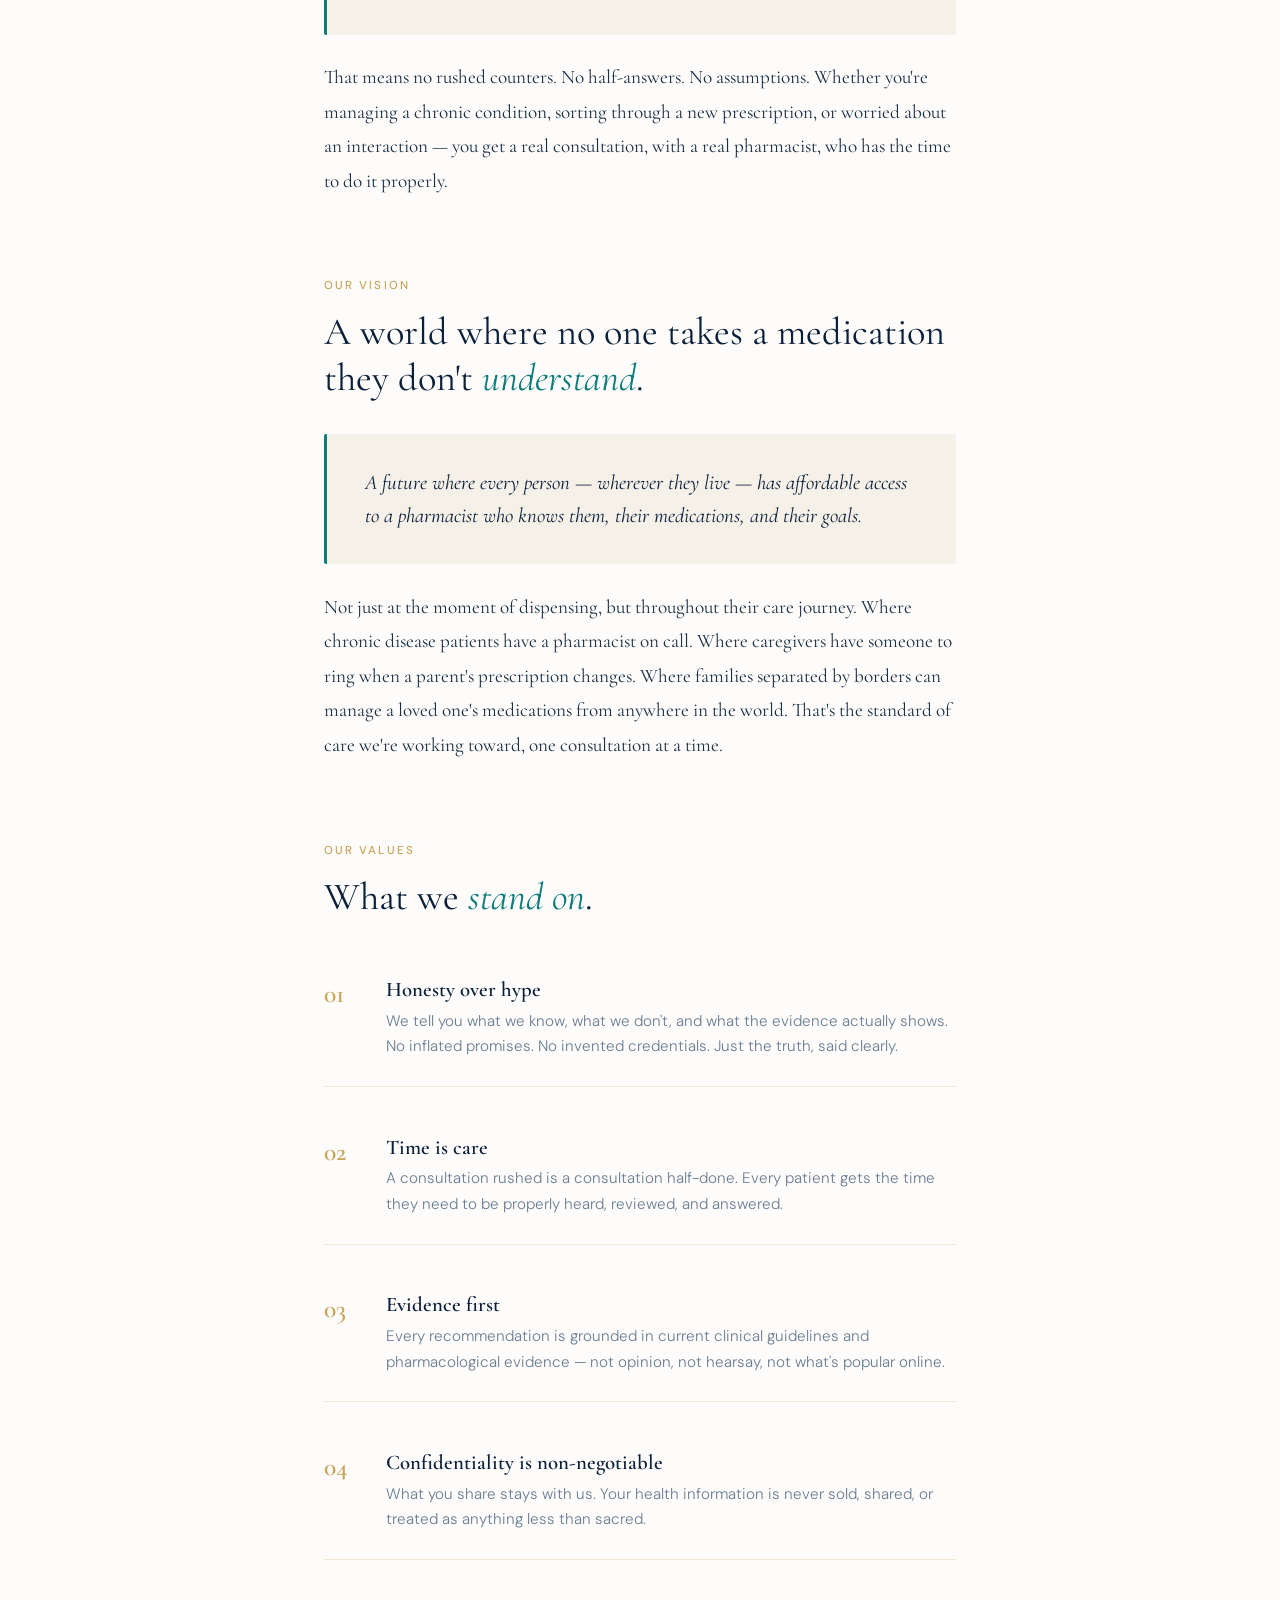
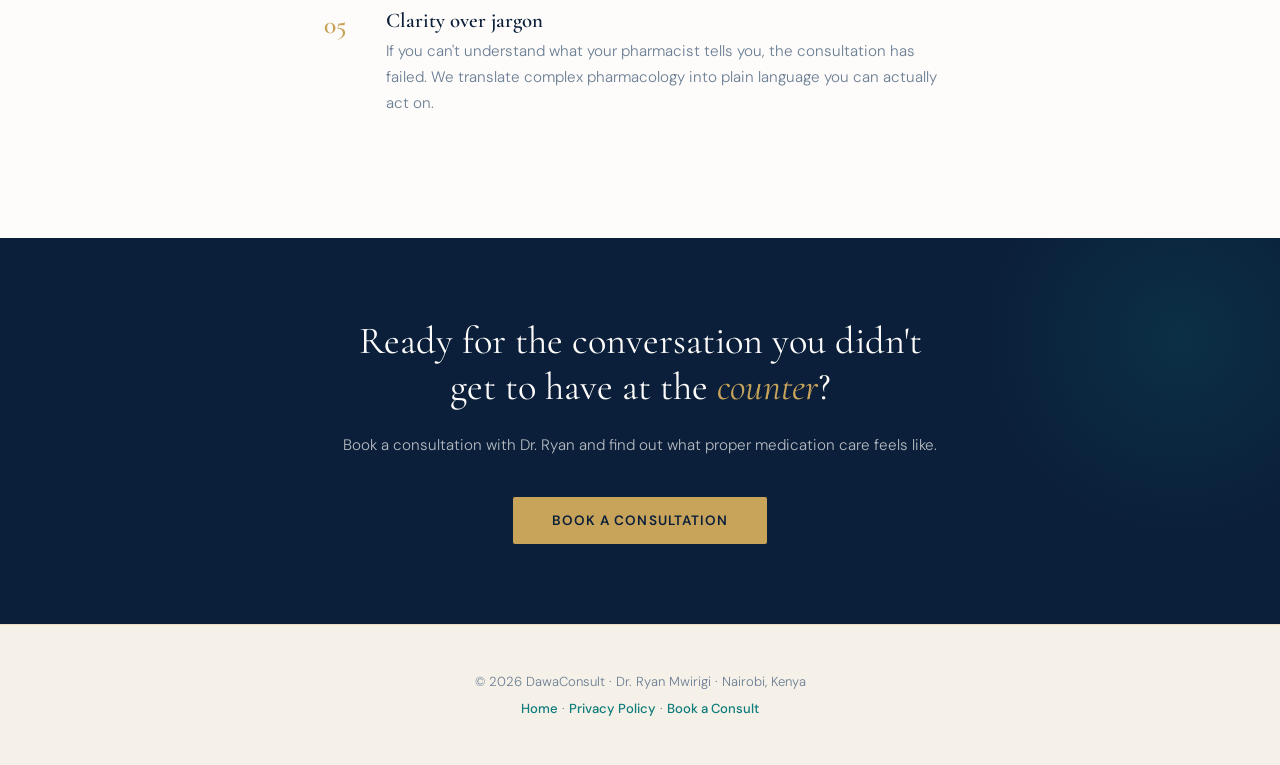
<file: story.html>
<!DOCTYPE html>
<html lang="en">
<head>
<meta charset="UTF-8">
<meta name="viewport" content="width=device-width, initial-scale=1.0">
<meta name="description" content="The story behind DawaConsult — our mission, vision, and the values that guide every consultation. Founded by Dr. Ryan Mwirigi, Pharmacist, Nairobi.">
<title>Our Story | DawaConsult</title>
<link rel="icon" type="image/svg+xml" href="data:image/svg+xml,%3Csvg xmlns='http://www.w3.org/2000/svg' viewBox='0 0 140 140'%3E%3Cdefs%3E%3ClinearGradient id='g' x1='0%25' y1='0%25' x2='100%25' y2='100%25'%3E%3Cstop offset='0%25' stop-color='%230B1F3A'/%3E%3Cstop offset='100%25' stop-color='%230E7C7B'/%3E%3C/linearGradient%3E%3C/defs%3E%3Cpolygon points='70,4 127,37 127,103 70,136 13,103 13,37' fill='url(%23g)'/%3E%3Crect x='61' y='42' width='18' height='56' rx='4' fill='%232ECC71'/%3E%3Crect x='42' y='61' width='56' height='18' rx='4' fill='%232ECC71'/%3E%3Ccircle cx='70' cy='70' r='7' fill='%230B1F3A'/%3E%3C/svg%3E">
<link rel="preconnect" href="https://fonts.googleapis.com">
<link href="https://fonts.googleapis.com/css2?family=Cormorant+Garamond:ital,wght@0,300;0,400;0,600;1,300;1,400&family=DM+Sans:wght@300;400;500&display=swap" rel="stylesheet">
<style>
  :root {
    --navy: #0B1F3A;
    --teal: #0E7C7B;
    --teal-light: #12A19F;
    --gold: #C8A45A;
    --gold-light: #E2C47E;
    --cream: #F5F0E8;
    --white: #FDFCFA;
    --text: #1A2E44;
    --muted: #6B7E94;
    --border: rgba(200,164,90,0.25);
  }

  *, *::before, *::after { box-sizing: border-box; margin: 0; padding: 0; }

  html { scroll-behavior: smooth; }

  body {
    font-family: 'DM Sans', sans-serif;
    background: var(--white);
    color: var(--text);
    overflow-x: hidden;
  }

  body::before {
    content: '';
    position: fixed;
    inset: 0;
    background-image: url("data:image/svg+xml,%3Csvg viewBox='0 0 200 200' xmlns='http://www.w3.org/2000/svg'%3E%3Cfilter id='n'%3E%3CfeTurbulence type='fractalNoise' baseFrequency='0.9' numOctaves='4' stitchTiles='stitch'/%3E%3C/filter%3E%3Crect width='100%25' height='100%25' filter='url(%23n)' opacity='0.03'/%3E%3C/svg%3E");
    pointer-events: none;
    z-index: 9999;
    opacity: 0.4;
  }

  /* ── NAV ── */
  nav {
    position: fixed;
    top: 0; left: 0; right: 0;
    z-index: 100;
    display: flex;
    align-items: center;
    justify-content: space-between;
    padding: 1.4rem 5vw;
    background: rgba(253,252,250,0.92);
    backdrop-filter: blur(18px);
    border-bottom: 1px solid var(--border);
  }

  .nav-logo {
    display: flex;
    align-items: center;
    gap: 0.6rem;
    text-decoration: none;
  }

  .nav-brand {
    font-family: 'Cormorant Garamond', serif;
    font-size: 2rem;
    font-weight: 700;
    color: var(--navy);
    letter-spacing: -0.03em;
  }

  .nav-brand span { color: var(--teal); font-weight: 300; }

  .nav-back {
    font-size: 0.82rem;
    font-weight: 500;
    letter-spacing: 0.08em;
    text-transform: uppercase;
    color: var(--muted);
    text-decoration: none;
    transition: color 0.2s;
  }

  .nav-back:hover { color: var(--teal); }

  /* ── HERO ── */
  .story-hero {
    padding: 10rem 5vw 5rem;
    text-align: center;
    background: var(--cream);
    position: relative;
    overflow: hidden;
  }

  .story-hero::before {
    content: '';
    position: absolute;
    top: -200px; left: -200px;
    width: 500px; height: 500px;
    border-radius: 50%;
    background: radial-gradient(circle, rgba(200,164,90,0.08) 0%, transparent 70%);
    pointer-events: none;
  }

  .story-hero::after {
    content: '';
    position: absolute;
    bottom: -200px; right: -200px;
    width: 500px; height: 500px;
    border-radius: 50%;
    background: radial-gradient(circle, rgba(14,124,123,0.07) 0%, transparent 70%);
    pointer-events: none;
  }

  .story-hero-inner {
    max-width: 720px;
    margin: 0 auto;
    position: relative;
  }

  .page-label {
    display: inline-block;
    font-size: 0.72rem;
    font-weight: 500;
    letter-spacing: 0.18em;
    text-transform: uppercase;
    color: var(--gold);
    margin-bottom: 1.4rem;
  }

  .story-title {
    font-family: 'Cormorant Garamond', serif;
    font-size: clamp(2.6rem, 5vw, 4.2rem);
    font-weight: 300;
    color: var(--navy);
    line-height: 1.1;
    margin-bottom: 1.6rem;
  }

  .story-title em { font-style: italic; color: var(--teal); }

  .story-subtitle {
    font-size: 1rem;
    line-height: 1.7;
    color: var(--muted);
    max-width: 520px;
    margin: 0 auto;
    font-weight: 300;
  }

  /* ── CONTENT ── */
  .story-content {
    max-width: 760px;
    margin: 0 auto;
    padding: 6rem 5vw;
  }

  .story-block {
    margin-bottom: 5rem;
  }

  .story-block:last-child { margin-bottom: 0; }

  .block-label {
    font-size: 0.72rem;
    font-weight: 500;
    letter-spacing: 0.18em;
    text-transform: uppercase;
    color: var(--gold);
    margin-bottom: 1rem;
  }

  .block-title {
    font-family: 'Cormorant Garamond', serif;
    font-size: clamp(1.8rem, 3vw, 2.6rem);
    font-weight: 400;
    color: var(--navy);
    line-height: 1.2;
    margin-bottom: 2rem;
  }

  .block-title em { font-style: italic; color: var(--teal); }

  .block-body p {
    font-family: 'Cormorant Garamond', serif;
    font-size: 1.2rem;
    line-height: 1.8;
    color: var(--text);
    font-weight: 400;
    margin-bottom: 1.4rem;
  }

  .block-body p:last-child { margin-bottom: 0; }

  .block-statement {
    background: var(--cream);
    border-left: 3px solid var(--teal);
    padding: 2rem 2.4rem;
    margin: 1.6rem 0;
    border-radius: 2px;
  }

  .block-statement p {
    font-family: 'Cormorant Garamond', serif;
    font-size: 1.3rem;
    line-height: 1.6;
    color: var(--navy);
    font-style: italic;
    font-weight: 400;
    margin: 0;
  }

  /* ── VALUES ── */
  .values-grid {
    display: grid;
    grid-template-columns: 1fr;
    gap: 1.4rem;
  }

  .value-item {
    display: flex;
    gap: 1.4rem;
    align-items: flex-start;
    padding: 1.6rem 0;
    border-bottom: 1px solid var(--border);
  }

  .value-item:last-child { border-bottom: none; }

  .value-num {
    font-family: 'Cormorant Garamond', serif;
    font-size: 1.6rem;
    font-weight: 600;
    color: var(--gold);
    min-width: 40px;
    line-height: 1;
    margin-top: 4px;
  }

  .value-text strong {
    display: block;
    font-family: 'Cormorant Garamond', serif;
    font-size: 1.3rem;
    font-weight: 600;
    color: var(--navy);
    margin-bottom: 0.4rem;
  }

  .value-text span {
    font-size: 0.95rem;
    color: var(--muted);
    line-height: 1.7;
    font-weight: 300;
  }

  /* ── CTA ── */
  .story-cta {
    background: var(--navy);
    padding: 5rem 5vw;
    text-align: center;
    position: relative;
    overflow: hidden;
  }

  .story-cta::before {
    content: '';
    position: absolute;
    top: -100px; right: -100px;
    width: 400px; height: 400px;
    border-radius: 50%;
    background: radial-gradient(circle, rgba(14,124,123,0.18) 0%, transparent 70%);
  }

  .story-cta-inner {
    max-width: 600px;
    margin: 0 auto;
    position: relative;
  }

  .cta-title {
    font-family: 'Cormorant Garamond', serif;
    font-size: clamp(1.8rem, 3vw, 2.6rem);
    font-weight: 400;
    color: var(--white);
    line-height: 1.2;
    margin-bottom: 1.4rem;
  }

  .cta-title em { font-style: italic; color: var(--gold); }

  .cta-text {
    font-size: 0.95rem;
    color: rgba(253,252,250,0.7);
    line-height: 1.7;
    margin-bottom: 2.4rem;
    font-weight: 300;
  }

  .btn-primary {
    background: var(--gold);
    color: var(--navy);
    padding: 0.95rem 2.4rem;
    border: none;
    border-radius: 2px;
    font-family: 'DM Sans', sans-serif;
    font-size: 0.85rem;
    font-weight: 600;
    letter-spacing: 0.08em;
    text-transform: uppercase;
    text-decoration: none;
    display: inline-block;
    transition: background 0.25s, transform 0.2s;
  }

  .btn-primary:hover { background: var(--gold-light); transform: translateY(-1px); }

  /* ── FOOTER ── */
  footer {
    padding: 3rem 5vw;
    background: var(--cream);
    border-top: 1px solid var(--border);
    text-align: center;
    font-size: 0.82rem;
    color: var(--muted);
    font-weight: 300;
  }

  footer a {
    color: var(--teal);
    text-decoration: none;
    font-weight: 500;
  }

  footer a:hover { text-decoration: underline; }

  /* ── RESPONSIVE ── */
  @media (max-width: 700px) {
    .story-hero { padding: 7rem 5vw 3rem; }
    .story-content { padding: 4rem 5vw; }
    .story-block { margin-bottom: 3.5rem; }
    .block-body p { font-size: 1.05rem; line-height: 1.7; }
    .block-statement { padding: 1.4rem 1.4rem; }
    .block-statement p { font-size: 1.05rem; }
    .value-item { flex-direction: column; gap: 0.5rem; padding: 1.2rem 0; }
    .value-num { font-size: 1.4rem; }
    .story-cta { padding: 3.5rem 5vw; }
    .nav-brand { font-size: 1.5rem; }
  }
</style>
</head>
<body>

<nav>
  <a href="index.html" class="nav-logo">
    <svg width="32" height="32" viewBox="0 0 140 140" xmlns="http://www.w3.org/2000/svg">
      <defs>
        <linearGradient id="navHex" x1="0%" y1="0%" x2="100%" y2="100%">
          <stop offset="0%" stop-color="#0B1F3A"/>
          <stop offset="100%" stop-color="#0E7C7B"/>
        </linearGradient>
      </defs>
      <polygon points="70,4 127,37 127,103 70,136 13,103 13,37" fill="url(#navHex)"/>
      <rect x="61" y="42" width="18" height="56" rx="4" fill="#2ECC71"/>
      <rect x="42" y="61" width="56" height="18" rx="4" fill="#2ECC71"/>
      <circle cx="70" cy="70" r="7" fill="#0B1F3A"/>
    </svg>
    <span class="nav-brand">Dawa<span>Consult</span></span>
  </a>
  <a href="index.html" class="nav-back">← Back to Home</a>
</nav>

<!-- HERO -->
<section class="story-hero">
  <div class="story-hero-inner">
    <span class="page-label">Our Story</span>
    <h1 class="story-title">Why we built <em>DawaConsult</em>.</h1>
    <p class="story-subtitle">A pharmacist's perspective on what's broken in everyday medication care — and what one focused practice can do about it.</p>
  </div>
</section>

<!-- CONTENT -->
<div class="story-content">

  <!-- THE STORY -->
  <div class="story-block">
    <div class="block-label">The Story</div>
    <h2 class="block-title">A practice born from <em>what's missing</em>.</h2>
    <div class="block-body">
      <p>Years of training and practice teach a clear truth: the best medication care comes from real conversation — taking the time to understand a patient's full picture, asking about side effects, checking for interactions, explaining what each drug does and why.</p>
      <p>And yet, every day, millions walk into pharmacies and walk out holding medications they don't fully understand — names they can't pronounce, side effects nobody mentioned, prescriptions they've been refilling for years without ever knowing why. So people take what they're told and hope it's right.</p>
      <p>Then you walk into a working pharmacy and meet the queue. A dozen people deep, all waiting. The pharmacist on duty has thirty seconds per patient. There is no time for the conversation that proper care demands. There rarely is — not in Nairobi, not in Lagos, not in London, not anywhere a busy counter exists.</p>
      <p>DawaConsult started with a simple question: what if the conversation came first, and the queue didn't exist at all? What if a patient — anywhere in the world — could sit down with a pharmacist whose only job in that moment was to listen, review, and explain?</p>
      <p>That's the practice this site offers. One pharmacist. One patient at a time. The full conversation, finally — wherever in the world that patient happens to be.</p>
    </div>
  </div>

  <!-- MISSION -->
  <div class="story-block">
    <div class="block-label">Our Mission</div>
    <h2 class="block-title">To make <em>medication care personal</em> again.</h2>
    <div class="block-body">
      <div class="block-statement">
        <p>We exist to give every patient the pharmacist consultation they deserve — clear, unhurried, evidence-based, and genuinely tailored to their situation.</p>
      </div>
      <p>That means no rushed counters. No half-answers. No assumptions. Whether you're managing a chronic condition, sorting through a new prescription, or worried about an interaction — you get a real consultation, with a real pharmacist, who has the time to do it properly.</p>
    </div>
  </div>

  <!-- VISION -->
  <div class="story-block">
    <div class="block-label">Our Vision</div>
    <h2 class="block-title">A world where no one takes a medication they don't <em>understand</em>.</h2>
    <div class="block-body">
      <div class="block-statement">
        <p>A future where every person — wherever they live — has affordable access to a pharmacist who knows them, their medications, and their goals.</p>
      </div>
      <p>Not just at the moment of dispensing, but throughout their care journey. Where chronic disease patients have a pharmacist on call. Where caregivers have someone to ring when a parent's prescription changes. Where families separated by borders can manage a loved one's medications from anywhere in the world. That's the standard of care we're working toward, one consultation at a time.</p>
    </div>
  </div>

  <!-- VALUES -->
  <div class="story-block">
    <div class="block-label">Our Values</div>
    <h2 class="block-title">What we <em>stand on</em>.</h2>
    <div class="values-grid">
      <div class="value-item">
        <div class="value-num">01</div>
        <div class="value-text">
          <strong>Honesty over hype</strong>
          <span>We tell you what we know, what we don't, and what the evidence actually shows. No inflated promises. No invented credentials. Just the truth, said clearly.</span>
        </div>
      </div>
      <div class="value-item">
        <div class="value-num">02</div>
        <div class="value-text">
          <strong>Time is care</strong>
          <span>A consultation rushed is a consultation half-done. Every patient gets the time they need to be properly heard, reviewed, and answered.</span>
        </div>
      </div>
      <div class="value-item">
        <div class="value-num">03</div>
        <div class="value-text">
          <strong>Evidence first</strong>
          <span>Every recommendation is grounded in current clinical guidelines and pharmacological evidence — not opinion, not hearsay, not what's popular online.</span>
        </div>
      </div>
      <div class="value-item">
        <div class="value-num">04</div>
        <div class="value-text">
          <strong>Confidentiality is non-negotiable</strong>
          <span>What you share stays with us. Your health information is never sold, shared, or treated as anything less than sacred.</span>
        </div>
      </div>
      <div class="value-item">
        <div class="value-num">05</div>
        <div class="value-text">
          <strong>Clarity over jargon</strong>
          <span>If you can't understand what your pharmacist tells you, the consultation has failed. We translate complex pharmacology into plain language you can actually act on.</span>
        </div>
      </div>
    </div>
  </div>

</div>

<!-- CTA -->
<section class="story-cta">
  <div class="story-cta-inner">
    <h2 class="cta-title">Ready for the conversation you didn't get to have at the <em>counter</em>?</h2>
    <p class="cta-text">Book a consultation with Dr. Ryan and find out what proper medication care feels like.</p>
    <a href="index.html#consult" class="btn-primary">Book a Consultation</a>
  </div>
</section>

<!-- FOOTER -->
<footer>
  <div>© 2026 DawaConsult · Dr. Ryan Mwirigi · Nairobi, Kenya</div>
  <div style="margin-top: 0.6rem;">
    <a href="index.html">Home</a> · <a href="privacy.html">Privacy Policy</a> · <a href="index.html#consult">Book a Consult</a>
  </div>
</footer>

</body>
</html>
</file>
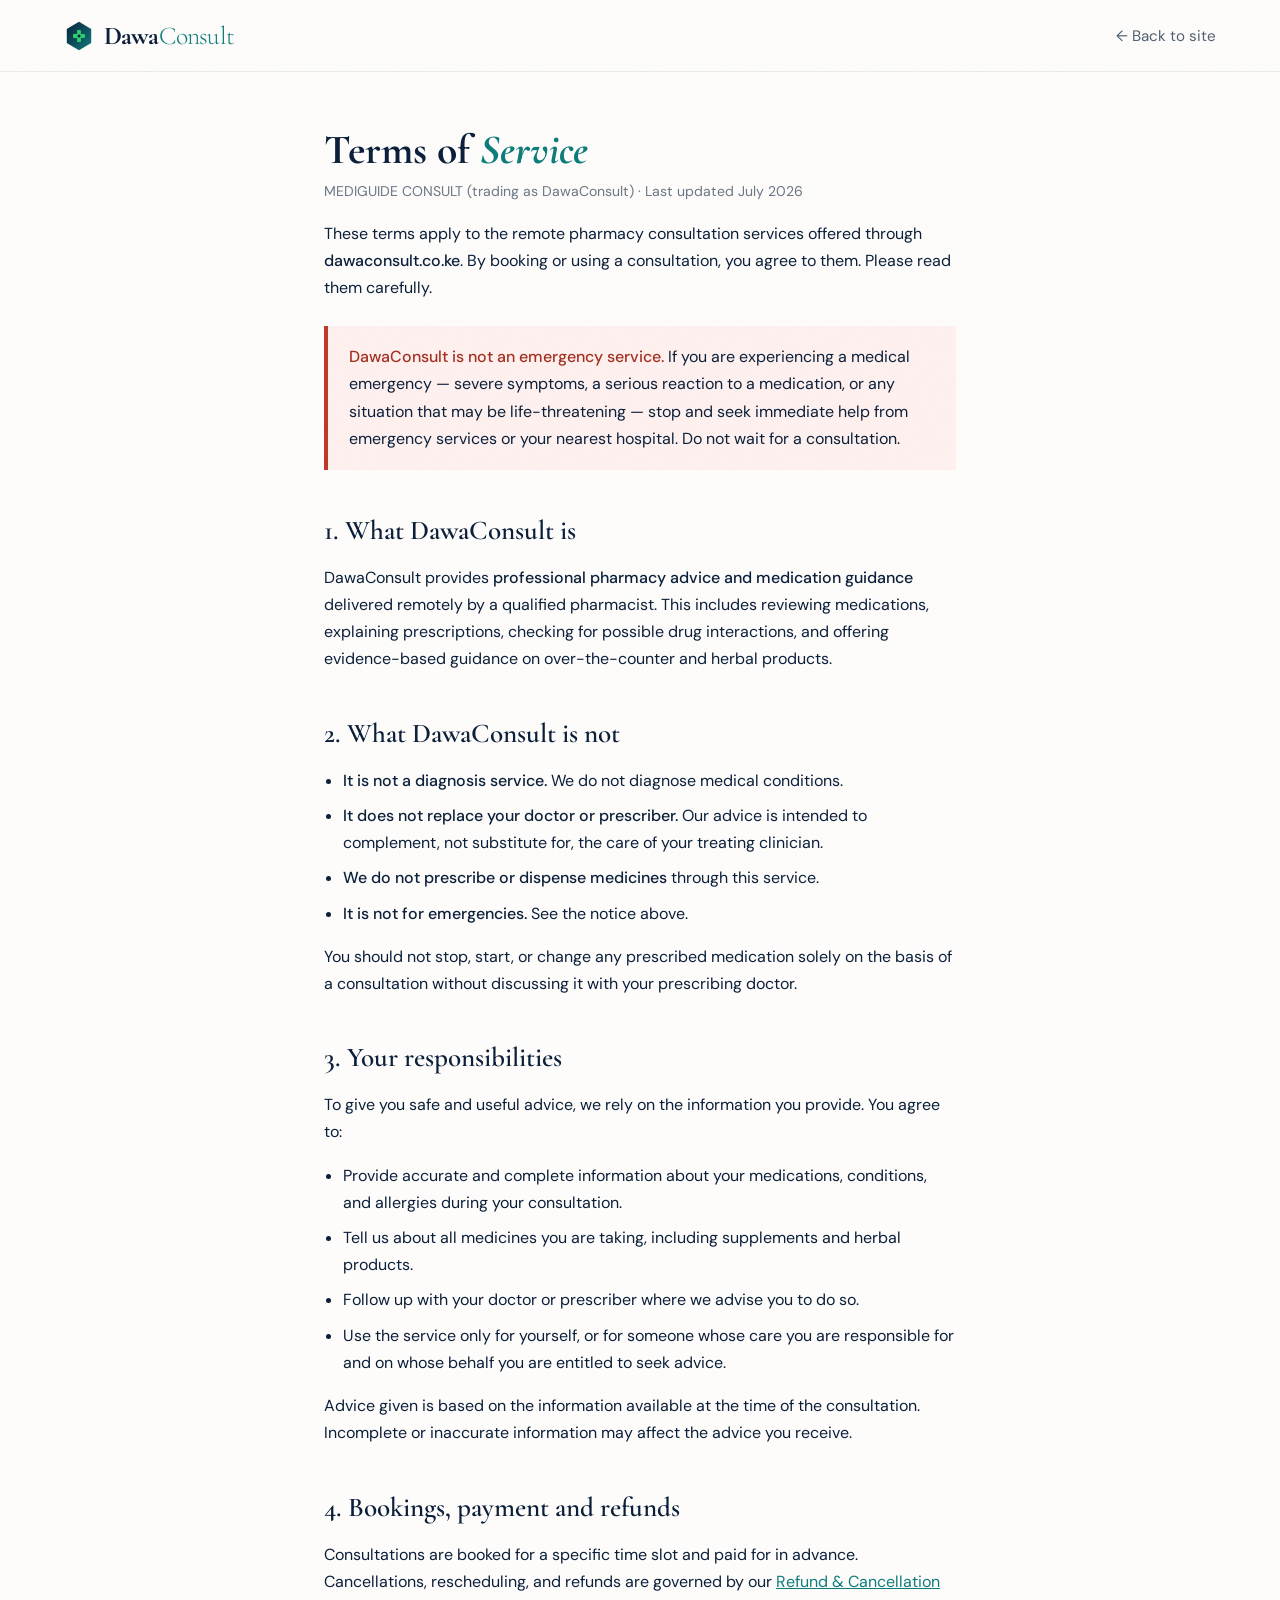
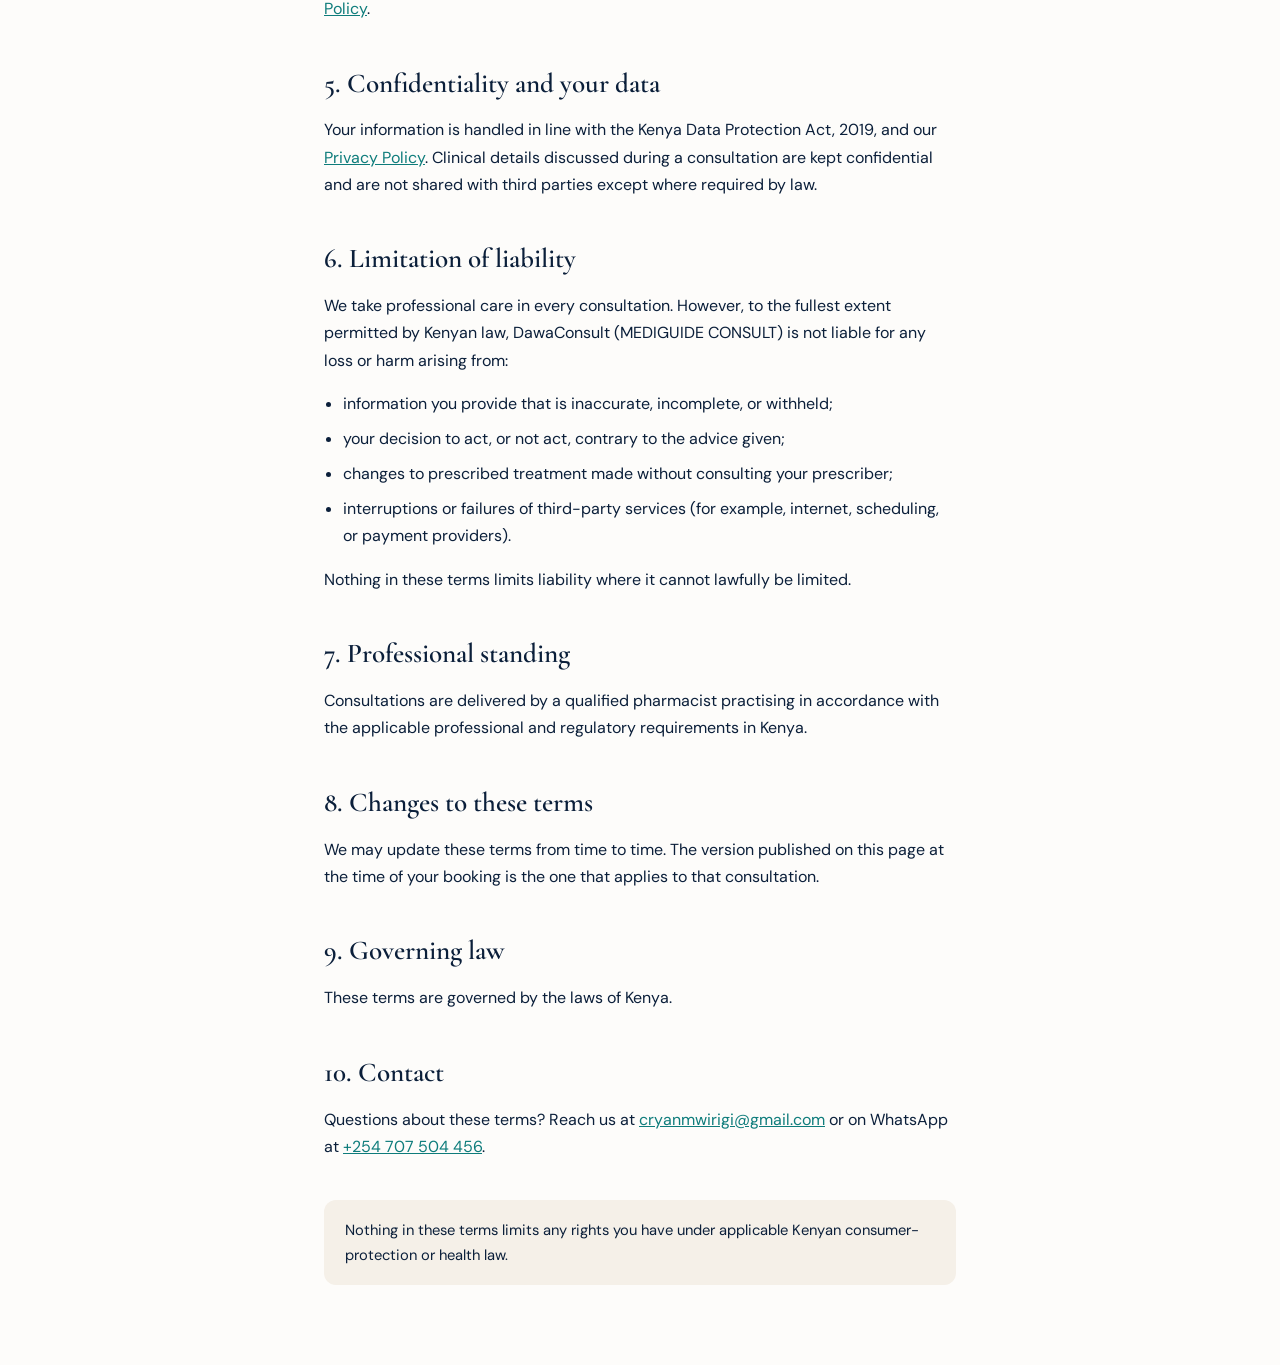
<file: terms.html>
<!DOCTYPE html>
<html lang="en">
<head>
<meta charset="UTF-8">
<meta name="viewport" content="width=device-width, initial-scale=1.0">
<meta name="description" content="DawaConsult terms of service for remote pharmacy consultations.">
<title>Terms of Service | DawaConsult</title>

<link rel="icon" type="image/svg+xml" href="data:image/svg+xml,%3Csvg xmlns='http://www.w3.org/2000/svg' viewBox='0 0 140 140'%3E%3Cdefs%3E%3ClinearGradient id='g' x1='0%25' y1='0%25' x2='100%25' y2='100%25'%3E%3Cstop offset='0%25' stop-color='%230B1F3A'/%3E%3Cstop offset='100%25' stop-color='%230E7C7B'/%3E%3C/linearGradient%3E%3C/defs%3E%3Cpolygon points='70,4 127,37 127,103 70,136 13,103 13,37' fill='url(%23g)'/%3E%3Crect x='61' y='42' width='18' height='56' rx='4' fill='%232ECC71'/%3E%3Crect x='42' y='61' width='56' height='18' rx='4' fill='%232ECC71'/%3E%3Ccircle cx='70' cy='70' r='7' fill='%230B1F3A'/%3E%3C/svg%3E">

<link rel="preconnect" href="https://fonts.googleapis.com">
<link href="https://fonts.googleapis.com/css2?family=Cormorant+Garamond:ital,wght@0,300;0,400;0,600;0,700;1,300;1,400&family=DM+Sans:wght@300;400;500&display=swap" rel="stylesheet">
<link rel="stylesheet" href="styles.css">

<style>
  .legal-header {
    display: flex; align-items: center; justify-content: space-between;
    padding: 1.25rem 5vw; border-bottom: 1px solid rgba(11,31,58,0.08);
    background: var(--white, #FDFCFA);
  }
  .legal-header .nav-logo { display: flex; align-items: center; gap: 0.6rem; }
  .legal-back { font-family: 'DM Sans', sans-serif; font-size: 0.95rem; color: var(--navy, #0B1F3A); text-decoration: none; opacity: 0.7; }
  .legal-back:hover { opacity: 1; }

  .legal-wrap { max-width: 760px; margin: 0 auto; padding: 3.5rem 5vw 5rem; font-family: 'DM Sans', sans-serif; color: var(--navy, #0B1F3A); line-height: 1.7; }
  .legal-wrap h1 { font-family: 'Cormorant Garamond', serif; font-size: 2.6rem; font-weight: 700; line-height: 1.1; margin: 0 0 0.4rem; }
  .legal-wrap h1 em { color: var(--teal, #0E7C7B); font-style: italic; }
  .legal-meta { font-size: 0.88rem; opacity: 0.6; margin-bottom: 2.5rem; }
  .legal-wrap h2 { font-family: 'Cormorant Garamond', serif; font-size: 1.7rem; font-weight: 600; margin: 2.4rem 0 0.6rem; color: var(--navy, #0B1F3A); }
  .legal-wrap p { margin: 0 0 1rem; }
  .legal-wrap ul { margin: 0 0 1rem; padding-left: 1.2rem; }
  .legal-wrap li { margin-bottom: 0.5rem; }
  .legal-wrap strong { color: var(--navy, #0B1F3A); font-weight: 500; }
  .legal-wrap a { color: var(--teal, #0E7C7B); }

  .legal-alert {
    background: #FDF0EE; border-left: 4px solid #C0392B; border-radius: 0;
    padding: 1.1rem 1.3rem; margin: 1.5rem 0 2rem;
  }
  .legal-alert strong { color: #A5302180; color: #A53021; }
  .legal-note { background: var(--cream, #F5F0E8); border-radius: 12px; padding: 1.1rem 1.3rem; font-size: 0.92rem; margin-top: 2.5rem; }
</style>
</head>
<body>

<header class="legal-header">
  <a href="index.html" class="nav-logo" style="text-decoration:none;">
    <svg width="30" height="30" viewBox="0 0 140 140" xmlns="http://www.w3.org/2000/svg">
      <defs>
        <linearGradient id="navHex" x1="0%" y1="0%" x2="100%" y2="100%">
          <stop offset="0%" stop-color="#0B1F3A"/>
          <stop offset="100%" stop-color="#0E7C7B"/>
        </linearGradient>
      </defs>
      <polygon points="70,4 127,37 127,103 70,136 13,103 13,37" fill="url(#navHex)"/>
      <rect x="61" y="42" width="18" height="56" rx="4" fill="#2ECC71"/>
      <rect x="42" y="61" width="56" height="18" rx="4" fill="#2ECC71"/>
      <circle cx="70" cy="70" r="7" fill="#0B1F3A"/>
    </svg>
    <span style="font-size:1.6rem;font-weight:700;letter-spacing:-0.03em;font-family:'Cormorant Garamond',serif;color:var(--navy,#0B1F3A);">Dawa<span style="color:var(--teal,#0E7C7B);font-weight:300;">Consult</span></span>
  </a>
  <a class="legal-back" href="index.html">&larr; Back to site</a>
</header>

<main class="legal-wrap">
  <h1>Terms of <em>Service</em></h1>
  <p class="legal-meta">MEDIGUIDE CONSULT (trading as DawaConsult) &middot; Last updated July 2026</p>

  <p>These terms apply to the remote pharmacy consultation services offered through <strong>dawaconsult.co.ke</strong>. By booking or using a consultation, you agree to them. Please read them carefully.</p>

  <div class="legal-alert">
    <p style="margin:0;"><strong>DawaConsult is not an emergency service.</strong> If you are experiencing a medical emergency — severe symptoms, a serious reaction to a medication, or any situation that may be life-threatening — stop and seek immediate help from emergency services or your nearest hospital. Do not wait for a consultation.</p>
  </div>

  <h2>1. What DawaConsult is</h2>
  <p>DawaConsult provides <strong>professional pharmacy advice and medication guidance</strong> delivered remotely by a qualified pharmacist. This includes reviewing medications, explaining prescriptions, checking for possible drug interactions, and offering evidence-based guidance on over-the-counter and herbal products.</p>

  <h2>2. What DawaConsult is not</h2>
  <ul>
    <li><strong>It is not a diagnosis service.</strong> We do not diagnose medical conditions.</li>
    <li><strong>It does not replace your doctor or prescriber.</strong> Our advice is intended to complement, not substitute for, the care of your treating clinician.</li>
    <li><strong>We do not prescribe or dispense medicines</strong> through this service.</li>
    <li><strong>It is not for emergencies.</strong> See the notice above.</li>
  </ul>
  <p>You should not stop, start, or change any prescribed medication solely on the basis of a consultation without discussing it with your prescribing doctor.</p>

  <h2>3. Your responsibilities</h2>
  <p>To give you safe and useful advice, we rely on the information you provide. You agree to:</p>
  <ul>
    <li>Provide accurate and complete information about your medications, conditions, and allergies during your consultation.</li>
    <li>Tell us about all medicines you are taking, including supplements and herbal products.</li>
    <li>Follow up with your doctor or prescriber where we advise you to do so.</li>
    <li>Use the service only for yourself, or for someone whose care you are responsible for and on whose behalf you are entitled to seek advice.</li>
  </ul>
  <p>Advice given is based on the information available at the time of the consultation. Incomplete or inaccurate information may affect the advice you receive.</p>

  <h2>4. Bookings, payment and refunds</h2>
  <p>Consultations are booked for a specific time slot and paid for in advance. Cancellations, rescheduling, and refunds are governed by our <a href="refund.html">Refund &amp; Cancellation Policy</a>.</p>

  <h2>5. Confidentiality and your data</h2>
  <p>Your information is handled in line with the Kenya Data Protection Act, 2019, and our <a href="privacy.html">Privacy Policy</a>. Clinical details discussed during a consultation are kept confidential and are not shared with third parties except where required by law.</p>

  <h2>6. Limitation of liability</h2>
  <p>We take professional care in every consultation. However, to the fullest extent permitted by Kenyan law, DawaConsult (MEDIGUIDE CONSULT) is not liable for any loss or harm arising from:</p>
  <ul>
    <li>information you provide that is inaccurate, incomplete, or withheld;</li>
    <li>your decision to act, or not act, contrary to the advice given;</li>
    <li>changes to prescribed treatment made without consulting your prescriber;</li>
    <li>interruptions or failures of third-party services (for example, internet, scheduling, or payment providers).</li>
  </ul>
  <p>Nothing in these terms limits liability where it cannot lawfully be limited.</p>

  <h2>7. Professional standing</h2>
  <p>Consultations are delivered by a qualified pharmacist practising in accordance with the applicable professional and regulatory requirements in Kenya.</p>

  <h2>8. Changes to these terms</h2>
  <p>We may update these terms from time to time. The version published on this page at the time of your booking is the one that applies to that consultation.</p>

  <h2>9. Governing law</h2>
  <p>These terms are governed by the laws of Kenya.</p>

  <h2>10. Contact</h2>
  <p>Questions about these terms? Reach us at <a href="mailto:cryanmwirigi@gmail.com">cryanmwirigi@gmail.com</a> or on WhatsApp at <a href="https://wa.me/254707504456">+254 707 504 456</a>.</p>

  <div class="legal-note">
    Nothing in these terms limits any rights you have under applicable Kenyan consumer-protection or health law.
  </div>
</main>

</body>
</html>
</file>
<file: styles.css>
:root {
    --navy: #0B1F3A;
    --teal: #0E7C7B;
    --teal-light: #12A19F;
    --gold: #C8A45A;
    --gold-light: #E2C47E;
    --cream: #F5F0E8;
    --white: #FDFCFA;
    --text: #1A2E44;
    --muted: #6B7E94;
    --border: rgba(200,164,90,0.25);
  }

  *, *::before, *::after { box-sizing: border-box; margin: 0; padding: 0; }

  html { scroll-behavior: smooth; }

  body {
    font-family: 'DM Sans', sans-serif;
    background: var(--white);
    color: var(--text);
    overflow-x: hidden;
  }

  /* ── NOISE OVERLAY ── */
  body::before {
    content: '';
    position: fixed;
    inset: 0;
    background-image: url("data:image/svg+xml,%3Csvg viewBox='0 0 200 200' xmlns='http://www.w3.org/2000/svg'%3E%3Cfilter id='n'%3E%3CfeTurbulence type='fractalNoise' baseFrequency='0.9' numOctaves='4' stitchTiles='stitch'/%3E%3C/filter%3E%3Crect width='100%25' height='100%25' filter='url(%23n)' opacity='0.03'/%3E%3C/svg%3E");
    pointer-events: none;
    z-index: 9999;
    opacity: 0.4;
  }

  /* ── NAV ── */
  nav {
    position: fixed;
    top: 0; left: 0; right: 0;
    z-index: 100;
    display: flex;
    align-items: center;
    justify-content: space-between;
    padding: 1.4rem 5vw;
    background: transparent;
    backdrop-filter: none;
    border-bottom: 1px solid transparent;
    transition: background 0.3s cubic-bezier(0.4,0,0.2,1), backdrop-filter 0.3s, border-color 0.3s, box-shadow 0.3s cubic-bezier(0.4,0,0.2,1), padding 0.3s;
  }

  nav.scrolled {
    background: var(--white);
    backdrop-filter: none;
    border-bottom-color: transparent;
    box-shadow: 0 2px 12px rgba(11, 31, 58, 0.06);
  }

  .nav-logo {
    font-family: 'Cormorant Garamond', serif;
    font-size: 1.7rem;
    font-weight: 700;
    color: var(--white);
    letter-spacing: -0.02em;
    display: flex;
    align-items: center;
    gap: 0.6rem;
    transition: color 0.3s cubic-bezier(0.4,0,0.2,1);
  }

  .nav-logo span { 
    color: rgba(255,255,255,0.85); 
    transition: color 0.3s cubic-bezier(0.4,0,0.2,1);
  }

  nav.scrolled .nav-logo { color: var(--navy); }
  nav.scrolled .nav-logo span { color: var(--teal); }

  .nav-links {
    display: flex;
    gap: 2.4rem;
    list-style: none;
  }

  .nav-links a {
    font-size: 0.82rem;
    font-weight: 500;
    letter-spacing: 0.08em;
    text-transform: uppercase;
    color: rgba(255,255,255,0.85);
    text-decoration: none;
    transition: color 0.3s cubic-bezier(0.4,0,0.2,1);
  }

  .nav-links a:hover { color: var(--white); }

  nav.scrolled .nav-links a { color: var(--muted); }
  nav.scrolled .nav-links a:hover { color: var(--teal); }

  .nav-cta {
    background: var(--teal);
    color: var(--white) !important;
    padding: 0.55rem 1.4rem;
    border-radius: 2px;
  }

  .nav-cta:hover { background: var(--teal-light); color: var(--white) !important; }

  /* ── HERO: FULL-BLEED IMAGE STACK ── */
  .hero {
    min-height: 100dvh;
    position: relative;
    display: flex;
    align-items: center;
    justify-content: center;
    text-align: center;
    padding: 8rem 5vw 5rem;
    overflow: hidden;
  }

  /* The living image background */
  .hero-image-bg {
    position: absolute;
    inset: 0;
    z-index: 0;
  }

  .hero-bg-img {
    position: absolute;
    inset: 0;
    width: 100%;
    height: 100%;
    object-fit: cover;
    opacity: 0;
    transition: opacity 1.8s cubic-bezier(0.4, 0, 0.2, 1);
    z-index: 1;
  }

  .hero-bg-img.active {
    opacity: 1;
    z-index: 2;
    animation: kenBurns 7s ease-out forwards;
  }

  @keyframes kenBurns {
    0% { transform: scale(1) translate(0, 0); }
    100% { transform: scale(1.1) translate(-1%, -1%); }
  }

  /* Dark overlay so text is readable */
  .hero-bg-overlay {
    position: absolute;
    inset: 0;
    background: linear-gradient(to bottom, rgba(11,31,58,0.82) 0%, rgba(11,31,58,0.65) 40%, rgba(11,31,58,0.75) 100%);
    z-index: 3;
  }

  /* Content sits on top */
  .hero-content {
    position: relative;
    z-index: 4;
    max-width: 720px;
    margin: 0 auto;
  }

  .hero-badge {
    display: inline-flex;
    align-items: center;
    gap: 0.5rem;
    font-size: 0.75rem;
    font-weight: 500;
    letter-spacing: 0.12em;
    text-transform: uppercase;
    color: var(--gold);
    border: 1px solid rgba(200,164,90,0.4);
    padding: 0.4rem 1rem;
    border-radius: 100px;
    margin-bottom: 1.8rem;
    animation: fadeUp 0.8s ease both;
  }

  .hero-badge::before {
    content: '';
    width: 6px; height: 6px;
    border-radius: 50%;
    background: var(--gold);
  }

  .hero-title {
    font-family: 'Cormorant Garamond', serif;
    font-size: clamp(2.8rem, 5.5vw, 5.2rem);
    font-weight: 300;
    line-height: 1.08;
    color: var(--white);
    margin-bottom: 1.6rem;
    animation: fadeUp 0.8s 0.1s ease both;
    text-shadow: 0 2px 20px rgba(11,31,58,0.3);
  }

  .hero-title em {
    font-style: italic;
    color: var(--teal-light);
  }

  .hero-desc {
    font-size: 1.05rem;
    line-height: 1.75;
    color: rgba(253,252,250,0.85);
    max-width: 520px;
    margin: 0 auto 2.8rem;
    font-weight: 300;
    animation: fadeUp 0.8s 0.2s ease both;
    text-shadow: 0 1px 10px rgba(11,31,58,0.2);
  }

  .hero-actions {
    display: flex;
    gap: 1.2rem;
    flex-wrap: wrap;
    justify-content: center;
    animation: fadeUp 0.8s 0.3s ease both;
  }

  .btn-primary {
    background: var(--teal);
    color: var(--white);
    padding: 0.95rem 2.4rem;
    border: none;
    border-radius: 2px;
    font-family: 'DM Sans', sans-serif;
    font-size: 0.85rem;
    font-weight: 500;
    letter-spacing: 0.06em;
    text-transform: uppercase;
    cursor: pointer;
    text-decoration: none;
    transition: background 0.25s cubic-bezier(0.4, 0, 0.2, 1), transform 0.2s cubic-bezier(0.4, 0, 0.2, 1);
    display: inline-block;
  }

  .btn-primary:hover { background: var(--teal-light); transform: translateY(-1px); }

  .btn-outline {
    background: transparent;
    color: var(--white);
    padding: 0.95rem 2.4rem;
    border: 1.5px solid rgba(253,252,250,0.5);
    border-radius: 2px;
    font-family: 'DM Sans', sans-serif;
    font-size: 0.85rem;
    font-weight: 500;
    letter-spacing: 0.06em;
    text-transform: uppercase;
    cursor: pointer;
    text-decoration: none;
    transition: background 0.25s cubic-bezier(0.4, 0, 0.2, 1), color 0.25s cubic-bezier(0.4, 0, 0.2, 1), border-color 0.25s;
    display: inline-block;
  }

  .btn-outline:hover { background: var(--white); color: var(--navy); border-color: var(--white); }

  /* ── SECTION BASE ── */
  section { padding: 7rem 5vw; }

  .section-label {
    font-size: 0.72rem;
    font-weight: 500;
    letter-spacing: 0.14em;
    text-transform: uppercase;
    color: var(--gold);
    margin-bottom: 0.8rem;
  }

  .section-title {
    font-family: 'Cormorant Garamond', serif;
    font-size: clamp(2rem, 3.5vw, 3rem);
    font-weight: 300;
    color: var(--navy);
    line-height: 1.15;
    max-width: 520px;
    margin-bottom: 1.4rem;
  }

  .section-title em { font-style: italic; color: var(--teal); }

  .section-sub {
    font-size: 0.95rem;
    line-height: 1.75;
    color: var(--muted);
    max-width: 520px;
    font-weight: 300;
  }

  /* ── SERVICES ── */
  .services-section {
    background: var(--navy);
    position: relative;
    overflow: hidden;
  }

  .services-section::before {
    content: '';
    position: absolute;
    top: -100px; right: -100px;
    width: 500px; height: 500px;
    border-radius: 50%;
    background: radial-gradient(circle, rgba(14,124,123,0.15) 0%, transparent 70%);
  }

  .services-section .section-label { color: var(--gold); }

  .services-section .section-title { color: var(--white); max-width: none; }

  .services-section .section-sub { color: rgba(253,252,250,0.55); }

  .services-header {
    display: grid;
    grid-template-columns: 1fr 1fr;
    gap: 4rem;
    align-items: end;
    margin-bottom: 4rem;
  }

  .services-grid {
    display: grid;
    grid-template-columns: repeat(3, 1fr);
    gap: 1.5px;
    background: rgba(255,255,255,0.06);
  }

  .service-card {
    background: var(--navy);
    padding: 3rem 2.4rem;
    border: 1px solid rgba(200,164,90,0.12);
    transition: background 0.3s cubic-bezier(0.4, 0, 0.2, 1), border-color 0.3s cubic-bezier(0.4, 0, 0.2, 1), transform 0.3s cubic-bezier(0.4, 0, 0.2, 1);
    cursor: default;
  }

  .service-card:hover {
    background: rgba(14,124,123,0.12);
    border-color: rgba(14,124,123,0.4);
    transform: translateY(-3px);
  }

  .service-icon {
    width: 48px; height: 48px;
    border-radius: 4px;
    background: rgba(200,164,90,0.1);
    border: 1px solid rgba(200,164,90,0.2);
    display: flex;
    align-items: center;
    justify-content: center;
    margin-bottom: 1.4rem;
    font-size: 1.3rem;
  }

  .service-title {
    font-family: 'Cormorant Garamond', serif;
    font-size: 1.2rem;
    font-weight: 600;
    color: var(--white);
    margin-bottom: 0.7rem;
  }

  .service-desc {
    font-size: 0.84rem;
    line-height: 1.7;
    color: rgba(253,252,250,0.5);
    font-weight: 300;
  }

  /* ── HOW IT WORKS ── */
  .how-section { background: var(--cream); }

  .steps {
    display: grid;
    grid-template-columns: repeat(4, 1fr);
    gap: 2rem;
    margin-top: 4rem;
  }

  .step {
    position: relative;
    padding-top: 1rem;
  }

  .step::before {
    content: '';
    position: absolute;
    top: 22px; left: calc(2.2rem + 16px);
    right: -2rem;
    height: 1px;
    background: linear-gradient(90deg, var(--gold), transparent);
  }

  .step:last-child::before { display: none; }

  .step-num {
    width: 44px; height: 44px;
    border-radius: 50%;
    background: var(--white);
    border: 2px solid var(--gold);
    display: flex;
    align-items: center;
    justify-content: center;
    font-family: 'Cormorant Garamond', serif;
    font-size: 1.1rem;
    font-weight: 600;
    color: var(--gold);
    margin-bottom: 1.4rem;
    position: relative;
    z-index: 1;
  }

  .step-title {
    font-family: 'Cormorant Garamond', serif;
    font-size: 1.1rem;
    font-weight: 600;
    color: var(--navy);
    margin-bottom: 0.5rem;
  }

  .step-desc {
    font-size: 0.84rem;
    line-height: 1.65;
    color: var(--muted);
    font-weight: 300;
  }

  /* ── WHY ── */
  .why-section {
    display: grid;
    grid-template-columns: 1fr 1fr;
    gap: 6rem;
    align-items: center;
    padding: 7rem 5vw;
  }

  .why-list {
    list-style: none;
    margin-top: 2.4rem;
    display: flex;
    flex-direction: column;
    gap: 1.4rem;
  }

  .why-item {
    display: flex;
    gap: 1.2rem;
    align-items: flex-start;
  }

  .why-check {
    width: 32px; height: 32px;
    min-width: 32px;
    border-radius: 50%;
    background: rgba(14,124,123,0.08);
    border: 1.5px solid var(--teal);
    display: flex;
    align-items: center;
    justify-content: center;
    color: var(--teal);
    font-size: 0.8rem;
    margin-top: 1px;
  }

  .why-text strong {
    display: block;
    font-size: 0.9rem;
    font-weight: 500;
    color: var(--navy);
    margin-bottom: 0.2rem;
  }

  .why-text span {
    font-size: 0.82rem;
    color: var(--muted);
    line-height: 1.6;
  }

  .why-visual {
    position: relative;
  }

  .quote-block {
    background: var(--navy);
    border-radius: 4px;
    padding: 3rem 2.8rem;
    position: relative;
    overflow: hidden;
  }

  .quote-block::after {
    content: '"';
    position: absolute;
    top: -20px; right: 20px;
    font-family: 'Cormorant Garamond', serif;
    font-size: 12rem;
    color: rgba(200,164,90,0.08);
    line-height: 1;
    pointer-events: none;
  }

  .quote-text {
    font-family: 'Cormorant Garamond', serif;
    font-size: 1.5rem;
    font-weight: 300;
    font-style: italic;
    color: var(--white);
    line-height: 1.5;
    margin-bottom: 1.5rem;
  }

  .quote-author {
    font-size: 0.78rem;
    font-weight: 500;
    letter-spacing: 0.1em;
    text-transform: uppercase;
    color: var(--gold);
  }

  .credential-tags {
    display: flex;
    flex-wrap: wrap;
    gap: 0.7rem;
    margin-top: 2rem;
  }

  .tag {
    font-size: 0.72rem;
    font-weight: 500;
    letter-spacing: 0.07em;
    text-transform: uppercase;
    color: var(--teal);
    border: 1px solid rgba(14,124,123,0.3);
    padding: 0.35rem 0.85rem;
    border-radius: 100px;
    background: rgba(14,124,123,0.06);
  }

  /* ── CONSULT FORM ── */
  .consult-section {
    background: var(--cream);
    display: grid;
    grid-template-columns: 1fr 1fr;
    gap: 6rem;
    padding: 7rem 5vw;
    align-items: start;
  }

  .form-wrap {
    background: var(--white);
    border: 1px solid var(--border);
    border-radius: 4px;
    padding: 3rem 2.5rem;
    box-shadow: 0 20px 60px rgba(11,31,58,0.07);
  }

  .form-title {
    font-family: 'Cormorant Garamond', serif;
    font-size: 1.6rem;
    font-weight: 600;
    color: var(--navy);
    margin-bottom: 0.4rem;
  }

  .form-sub {
    font-size: 0.82rem;
    color: var(--muted);
    margin-bottom: 2rem;
    font-weight: 300;
  }

  .form-group {
    margin-bottom: 1.2rem;
  }

  .form-label {
    display: block;
    font-size: 0.75rem;
    font-weight: 500;
    letter-spacing: 0.07em;
    text-transform: uppercase;
    color: var(--muted);
    margin-bottom: 0.5rem;
  }

  .form-input, .form-select, .form-textarea {
    width: 100%;
    background: var(--cream);
    border: 1px solid rgba(11,31,58,0.12);
    border-radius: 2px;
    padding: 0.75rem 1rem;
    font-family: 'DM Sans', sans-serif;
    font-size: 0.88rem;
    color: var(--text);
    transition: border-color 0.2s, box-shadow 0.2s;
    appearance: none;
    outline: none;
  }

  .form-input:focus, .form-select:focus, .form-textarea:focus {
    border-color: var(--teal);
    box-shadow: 0 0 0 3px rgba(14,124,123,0.1);
    background: var(--white);
  }

  .form-textarea { resize: vertical; min-height: 100px; }

  .form-row { display: grid; grid-template-columns: 1fr 1fr; gap: 1rem; }

  .form-submit {
    width: 100%;
    background: var(--navy);
    color: var(--white);
    border: none;
    border-radius: 2px;
    padding: 1rem;
    font-family: 'DM Sans', sans-serif;
    font-size: 0.85rem;
    font-weight: 500;
    letter-spacing: 0.08em;
    text-transform: uppercase;
    cursor: pointer;
    transition: background 0.25s cubic-bezier(0.4, 0, 0.2, 1), transform 0.2s cubic-bezier(0.4, 0, 0.2, 1);
    margin-top: 0.5rem;
  }

  .form-submit:hover { background: var(--teal); transform: translateY(-1px); }

  .consult-info { padding-top: 0.5rem; }

  .info-block {
    margin-bottom: 2.4rem;
  }

  .info-block-title {
    font-family: 'Cormorant Garamond', serif;
    font-size: 1.05rem;
    font-weight: 600;
    color: var(--navy);
    margin-bottom: 0.4rem;
  }

  .info-block-text {
    font-size: 0.84rem;
    color: var(--muted);
    line-height: 1.65;
    font-weight: 300;
  }

  .contact-list {
    list-style: none;
    display: flex;
    flex-direction: column;
    gap: 1rem;
    margin-top: 1rem;
  }

  .contact-item {
    display: flex;
    align-items: center;
    gap: 1rem;
    font-size: 0.88rem;
    color: var(--text);
  }

  .contact-icon {
    width: 36px; height: 36px;
    border-radius: 4px;
    background: rgba(14,124,123,0.08);
    display: flex;
    align-items: center;
    justify-content: center;
    font-size: 1rem;
    flex-shrink: 0;
  }

  /* ── FOOTER ── */
  footer {
    background: var(--navy);
    padding: 4rem 5vw 2.5rem;
    display: grid;
    grid-template-columns: 1.5fr 1fr 1fr;
    gap: 4rem;
    border-top: 1px solid rgba(200,164,90,0.15);
  }

  .footer-brand {
    font-family: 'Cormorant Garamond', serif;
    font-size: 1.8rem;
    font-weight: 700;
    color: var(--white);
    margin-bottom: 0.8rem;
    letter-spacing: -0.02em;
  }

  .footer-brand span { color: var(--teal-light); }

  .footer-desc {
    font-size: 0.82rem;
    line-height: 1.7;
    color: rgba(253,252,250,0.4);
    font-weight: 300;
  }

  .footer-col-title {
    font-size: 0.72rem;
    font-weight: 500;
    letter-spacing: 0.12em;
    text-transform: uppercase;
    color: var(--gold);
    margin-bottom: 1.2rem;
  }

  .footer-links {
    list-style: none;
    display: flex;
    flex-direction: column;
    gap: 0.7rem;
  }

  .footer-links a {
    font-size: 0.84rem;
    color: rgba(253,252,250,0.45);
    text-decoration: none;
    transition: color 0.2s;
  }

  .footer-links a:hover { color: var(--white); }

  .footer-bottom {
    grid-column: 1 / -1;
    display: flex;
    justify-content: space-between;
    align-items: center;
    padding-top: 2rem;
    border-top: 1px solid rgba(255,255,255,0.06);
    font-size: 0.75rem;
    color: rgba(253,252,250,0.3);
  }

  /* ── ANIMATIONS ── */
  @keyframes fadeUp {
    from { opacity: 0; transform: translateY(20px); }
    to { opacity: 1; transform: translateY(0); }
  }

  @keyframes fadeIn {
    from { opacity: 0; }
    to { opacity: 1; }
  }

  /* ── SCROLL REVEAL ── */
  .reveal {
    opacity: 0;
    transform: translateY(24px);
    transition: opacity 0.7s ease, transform 0.7s ease;
  }

  .reveal.visible {
    opacity: 1;
    transform: none;
  }

  /* ── PAYMENT FLOW ── */
  .payment-flow {
    background: var(--navy);
    border-radius: 4px;
    padding: 1.8rem 2rem;
    margin: 1.8rem 0 1.8rem;
    border: 1px solid rgba(200,164,90,0.15);
  }

  .payment-flow-title {
    font-family: 'Cormorant Garamond', serif;
    font-size: 1.1rem;
    font-weight: 600;
    color: var(--white);
    margin-bottom: 1.2rem;
  }

  .payment-steps {
    display: flex;
    flex-direction: column;
    gap: 0.9rem;
    margin-bottom: 1.5rem;
  }

  .pay-step {
    display: flex;
    align-items: flex-start;
    gap: 0.9rem;
  }

  .pay-step-num {
    width: 24px; height: 24px;
    min-width: 24px;
    border-radius: 50%;
    background: rgba(14,124,123,0.25);
    border: 1.5px solid var(--teal);
    display: flex;
    align-items: center;
    justify-content: center;
    font-size: 0.7rem;
    font-weight: 700;
    color: var(--teal-light);
    margin-top: 1px;
  }

  .pay-step-text {
    font-size: 0.83rem;
    color: rgba(253,252,250,0.6);
    line-height: 1.55;
    font-weight: 300;
  }

  .pay-step-text strong { color: var(--white); font-weight: 500; }

  .mpesa-badge {
    display: flex;
    align-items: center;
    gap: 0.9rem;
    background: rgba(255,255,255,0.05);
    border: 1px solid rgba(200,164,90,0.2);
    border-radius: 3px;
    padding: 0.75rem 1rem;
  }

  .mpesa-logo {
    background: #4CAF50;
    color: white;
    font-size: 0.65rem;
    font-weight: 800;
    letter-spacing: 0.08em;
    padding: 0.25rem 0.6rem;
    border-radius: 2px;
    white-space: nowrap;
  }

  .mpesa-details {
    font-size: 0.78rem;
    color: rgba(253,252,250,0.55);
    font-weight: 300;
  }

  /* ── HAMBURGER ── */
  .hamburger {
    display: none;
    flex-direction: column;
    gap: 5px;
    cursor: pointer;
    padding: 4px;
    background: none;
    border: none;
  }

  .hamburger span {
    display: block;
    width: 24px;
    height: 2px;
    background: var(--white);
    border-radius: 2px;
    transition: all 0.3s;
  }

  nav.scrolled .hamburger span { background: var(--navy); }

  .hamburger.open span:nth-child(1) { transform: translateY(7px) rotate(45deg); }
  .hamburger.open span:nth-child(2) { opacity: 0; }
  .hamburger.open span:nth-child(3) { transform: translateY(-7px) rotate(-45deg); }

  .mobile-menu {
    display: none;
    position: fixed;
    top: 60px; left: 0; right: 0;
    background: var(--white);
    border-bottom: 1px solid var(--border);
    padding: 1.5rem 5vw;
    flex-direction: column;
    gap: 0;
    z-index: 99;
    box-shadow: 0 10px 30px rgba(11,31,58,0.08);
  }

  .mobile-menu.open { display: flex; }

  .mobile-menu a {
    font-size: 0.9rem;
    font-weight: 500;
    letter-spacing: 0.06em;
    text-transform: uppercase;
    color: var(--text);
    text-decoration: none;
    padding: 1rem 0;
    border-bottom: 1px solid var(--border);
    transition: color 0.2s;
  }

  .mobile-menu a:last-child {
    border-bottom: none;
    color: var(--teal);
    font-weight: 600;
    padding-top: 1.2rem;
  }

  .mobile-menu a:hover { color: var(--teal); }

  @media (max-width: 900px) {
    .hamburger { display: flex; }
  }

  /* ── FEEDBACK ── */
  .feedback-section { background: var(--navy); padding: 7rem 5vw; }
  .feedback-inner { max-width: 680px; margin: 0 auto; }
  .feedback-section .section-label { color: var(--gold); }
  .feedback-section .section-title { color: var(--white); }
  .feedback-section .section-title em { color: var(--teal-light); }
  .feedback-section .section-sub { color: rgba(253,252,250,0.5); margin-bottom: 2.5rem; }
  .feedback-form-wrap { background: rgba(255,255,255,0.04); border: 1px solid rgba(200,164,90,0.15); border-radius: 4px; padding: 2.5rem; }
  .feedback-form-wrap .form-label { color: rgba(253,252,250,0.6); }
  .feedback-form-wrap .form-textarea { background: rgba(255,255,255,0.06); border-color: rgba(255,255,255,0.1); color: var(--white); }
  .feedback-form-wrap .form-textarea::placeholder { color: rgba(253,252,250,0.3); }
  .feedback-options { display: flex; flex-direction: column; gap: 0.7rem; margin-top: 0.5rem; margin-bottom: 0.5rem; }
  .feedback-option { display: flex; align-items: center; gap: 0.7rem; font-size: 0.88rem; color: rgba(253,252,250,0.65); cursor: pointer; font-weight: 300; }
  .feedback-option input { accent-color: var(--teal); width: 16px; height: 16px; cursor: pointer; }
  .feedback-option:hover { color: var(--white); }
  .feedback-form-wrap .form-submit { background: var(--teal); margin-top: 1.5rem; }
  .feedback-form-wrap .form-submit:hover { background: var(--teal-light); }

  .wa-float {
    position: fixed;
    bottom: 2rem;
    right: 2rem;
    z-index: 999;
    display: flex;
    align-items: center;
    gap: 0.75rem;
    background: #25D366;
    color: #fff;
    text-decoration: none;
    padding: 0.75rem 1.4rem 0.75rem 1rem;
    border-radius: 100px;
    box-shadow: 0 8px 28px rgba(37,211,102,0.4);
    font-size: 0.82rem;
    font-weight: 500;
    letter-spacing: 0.04em;
    transition: transform 0.2s, box-shadow 0.2s;
    animation: fadeUp 0.8s 0.6s ease both;
  }
  .wa-float:hover { transform: translateY(-3px); box-shadow: 0 12px 36px rgba(37,211,102,0.5); }
  .wa-float svg { width: 22px; height: 22px; fill: #fff; flex-shrink: 0; }

  /* ── TOAST ── */
  .toast {
    position: fixed;
    bottom: 5.5rem;
    right: 2rem;
    z-index: 998;
    background: var(--navy);
    color: var(--white);
    padding: 0.9rem 1.4rem;
    border-radius: 4px;
    font-size: 0.82rem;
    box-shadow: 0 8px 24px rgba(11,31,58,0.2);
    border-left: 3px solid var(--teal);
    opacity: 0;
    transform: translateY(10px);
    transition: opacity 0.3s, transform 0.3s;
    pointer-events: none;
    max-width: 280px;
  }
  .toast.show { opacity: 1; transform: translateY(0); }

  /* ── PRICING ── */
  .pricing-section {
    background: var(--white);
    padding: 7rem 5vw;
  }

  .pricing-header {
    text-align: center;
    margin-bottom: 4rem;
  }

  .pricing-header .section-title { margin: 0 auto 1rem; text-align: center; }
  .pricing-header .section-sub { margin: 0 auto; text-align: center; }

  .pricing-grid {
    display: grid;
    grid-template-columns: repeat(3, 1fr);
    gap: 1.5rem;
    max-width: 1000px;
    margin: 0 auto;
  }

  .pricing-card {
    border: 1px solid var(--border);
    border-radius: 4px;
    padding: 2.8rem 2.2rem;
    position: relative;
    transition: transform 0.25s cubic-bezier(0.4, 0, 0.2, 1), box-shadow 0.25s cubic-bezier(0.4, 0, 0.2, 1);
    background: var(--white);
  }

  .pricing-card:hover {
    transform: translateY(-6px);
    box-shadow: 0 24px 60px rgba(11,31,58,0.1);
  }

  .pricing-card.featured {
    background: var(--navy);
    border-color: transparent;
    box-shadow: 0 20px 60px rgba(11,31,58,0.18);
  }

  .pricing-card.featured::before {
    content: 'Most Popular';
    position: absolute;
    top: -13px;
    left: 50%;
    transform: translateX(-50%);
    background: linear-gradient(90deg, var(--gold), var(--gold-light));
    color: var(--navy);
    font-size: 0.68rem;
    font-weight: 600;
    letter-spacing: 0.1em;
    text-transform: uppercase;
    padding: 0.3rem 1.1rem;
    border-radius: 100px;
    white-space: nowrap;
  }

  .pricing-tier {
    font-size: 0.72rem;
    font-weight: 500;
    letter-spacing: 0.12em;
    text-transform: uppercase;
    color: var(--teal);
    margin-bottom: 0.6rem;
  }

  .pricing-card.featured .pricing-tier { color: var(--gold); }

  .pricing-name {
    font-family: 'Cormorant Garamond', serif;
    font-size: 1.6rem;
    font-weight: 600;
    color: var(--navy);
    margin-bottom: 1.2rem;
  }

  .pricing-card.featured .pricing-name { color: var(--white); }

  .pricing-amount {
    display: flex;
    align-items: flex-end;
    gap: 0.3rem;
    margin-bottom: 0.4rem;
  }

  .pricing-currency {
    font-size: 1rem;
    font-weight: 500;
    color: var(--muted);
    margin-bottom: 0.4rem;
  }

  .pricing-card.featured .pricing-currency { color: rgba(253,252,250,0.5); }

  .pricing-price {
    font-family: 'Cormorant Garamond', serif;
    font-size: 3rem;
    font-weight: 600;
    line-height: 1;
    color: var(--navy);
  }

  .pricing-card.featured .pricing-price { color: var(--white); }

  .pricing-period {
    font-size: 0.8rem;
    color: var(--muted);
    margin-bottom: 0.4rem;
  }

  .pricing-card.featured .pricing-period { color: rgba(253,252,250,0.45); }

  .pricing-desc {
    font-size: 0.82rem;
    color: var(--muted);
    line-height: 1.6;
    margin-bottom: 1.8rem;
    font-weight: 300;
    padding-bottom: 1.8rem;
    border-bottom: 1px solid var(--border);
  }

  .pricing-card.featured .pricing-desc {
    color: rgba(253,252,250,0.45);
    border-bottom-color: rgba(255,255,255,0.08);
  }

  .pricing-features {
    list-style: none;
    display: flex;
    flex-direction: column;
    gap: 0.85rem;
    margin-bottom: 2.2rem;
  }

  .pricing-feature {
    display: flex;
    align-items: flex-start;
    gap: 0.7rem;
    font-size: 0.84rem;
    color: var(--text);
    font-weight: 300;
  }

  .pricing-card.featured .pricing-feature { color: rgba(253,252,250,0.75); }

  .pricing-feature::before {
    content: '✓';
    font-size: 0.7rem;
    font-weight: 700;
    color: var(--teal);
    background: rgba(14,124,123,0.1);
    border: 1px solid rgba(14,124,123,0.25);
    width: 18px; height: 18px;
    min-width: 18px;
    border-radius: 50%;
    display: flex;
    align-items: center;
    justify-content: center;
    margin-top: 1px;
  }

  .pricing-card.featured .pricing-feature::before {
    color: var(--gold);
    background: rgba(200,164,90,0.1);
    border-color: rgba(200,164,90,0.3);
  }

  .pricing-btn {
    display: block;
    width: 100%;
    text-align: center;
    padding: 0.85rem;
    border-radius: 2px;
    font-family: 'DM Sans', sans-serif;
    font-size: 0.82rem;
    font-weight: 500;
    letter-spacing: 0.08em;
    text-transform: uppercase;
    text-decoration: none;
    transition: background 0.25s cubic-bezier(0.4, 0, 0.2, 1), color 0.25s cubic-bezier(0.4, 0, 0.2, 1);
    border: 1.5px solid var(--navy);
    color: var(--navy);
    background: transparent;
    cursor: pointer;
  }

  .pricing-btn:hover { background: var(--navy); color: var(--white); }

  .pricing-card.featured .pricing-btn {
    background: linear-gradient(135deg, var(--gold) 0%, var(--gold-light) 100%);
    border-color: transparent;
    color: var(--navy);
    font-weight: 600;
  }

  .pricing-card.featured .pricing-btn:hover {
    background: var(--gold-light);
    transform: translateY(-1px);
  }

  .pricing-note {
    text-align: center;
    margin-top: 2.5rem;
    font-size: 0.8rem;
    color: var(--muted);
    font-weight: 300;
  }

  .pricing-note span { color: var(--teal); font-weight: 500; }

  /* ── MANIFESTO ── */
  .manifesto-section {
    background: var(--cream);
    padding: 7rem 5vw;
    position: relative;
    overflow: hidden;
  }

  .manifesto-section::before {
    content: '';
    position: absolute;
    top: -200px; left: -200px;
    width: 500px; height: 500px;
    border-radius: 50%;
    background: radial-gradient(circle, rgba(200,164,90,0.08) 0%, transparent 70%);
    pointer-events: none;
  }

  .manifesto-section::after {
    content: '';
    position: absolute;
    bottom: -200px; right: -200px;
    width: 500px; height: 500px;
    border-radius: 50%;
    background: radial-gradient(circle, rgba(14,124,123,0.07) 0%, transparent 70%);
    pointer-events: none;
  }

  .manifesto-inner {
    max-width: 760px;
    margin: 0 auto;
    text-align: center;
    position: relative;
  }

  .manifesto-label {
    font-size: 0.72rem;
    font-weight: 500;
    letter-spacing: 0.18em;
    text-transform: uppercase;
    color: var(--gold);
    margin-bottom: 1.6rem;
  }

  .manifesto-heading {
    font-family: 'Cormorant Garamond', serif;
    font-size: clamp(2.2rem, 4vw, 3.4rem);
    font-weight: 300;
    color: var(--navy);
    line-height: 1.15;
    margin-bottom: 2.8rem;
  }

  .manifesto-heading em { font-style: italic; color: var(--teal); }

  .manifesto-body p {
    font-family: 'Cormorant Garamond', serif;
    font-size: clamp(1.05rem, 1.5vw, 1.3rem);
    line-height: 1.75;
    color: var(--text);
    font-weight: 400;
    margin-bottom: 1.4rem;
  }

  .manifesto-body p em {
    font-style: italic;
    color: var(--muted);
  }

  .manifesto-divider {
    width: 60px;
    height: 1px;
    background: linear-gradient(90deg, transparent, var(--gold), transparent);
    margin: 2.4rem auto;
  }

  .manifesto-closing {
    font-family: 'Cormorant Garamond', serif;
    font-size: clamp(1.2rem, 1.8vw, 1.5rem) !important;
    font-style: italic;
    color: var(--navy) !important;
    font-weight: 500 !important;
    line-height: 1.5 !important;
  }

  .manifesto-closing strong {
    color: var(--teal);
    font-weight: 600;
    font-style: normal;
  }

  .manifesto-link {
    display: inline-flex;
    align-items: center;
    gap: 0.5rem;
    margin-top: 2.4rem;
    padding: 0.85rem 1.8rem;
    border: 1.5px solid var(--navy);
    border-radius: 2px;
    font-family: 'DM Sans', sans-serif;
    font-size: 0.82rem;
    font-weight: 500;
    letter-spacing: 0.08em;
    text-transform: uppercase;
    color: var(--navy);
    text-decoration: none;
    transition: background 0.25s, color 0.25s, transform 0.2s, letter-spacing 0.25s;
  }

  .manifesto-link:hover {
    background: var(--navy);
    color: var(--white);
    transform: translateY(-1px);
    letter-spacing: 0.1em;
  }

  .manifesto-link span { transition: transform 0.25s; }
  .manifesto-link:hover span { transform: translateX(4px); }

  /* ── WHO THIS IS FOR ── */
  .audience-section {
    padding: 7rem 5vw;
    background: var(--white);
    position: relative;
  }

  .audience-header {
    max-width: 720px;
    margin: 0 auto 4rem;
    text-align: center;
  }

  .audience-grid {
    display: grid;
    grid-template-columns: repeat(2, 1fr);
    gap: 1.5rem;
    max-width: 1000px;
    margin: 0 auto;
  }

  .audience-card {
    background: var(--white);
    border: 1px solid var(--border);
    border-left: 3px solid var(--teal);
    padding: 1.8rem 1.8rem;
    border-radius: 2px;
    display: flex;
    gap: 1.1rem;
    align-items: flex-start;
    transition: transform 0.25s, box-shadow 0.25s, border-left-color 0.25s;
  }

  .audience-card:hover {
    transform: translateY(-2px);
    box-shadow: 0 12px 32px rgba(11,31,58,0.08);
    border-left-color: var(--gold);
  }

  .audience-icon {
    width: 36px; height: 36px;
    min-width: 36px;
    border-radius: 50%;
    background: rgba(14,124,123,0.08);
    border: 1px solid rgba(14,124,123,0.2);
    display: flex;
    align-items: center;
    justify-content: center;
    font-size: 1rem;
  }

  .audience-text strong {
    display: block;
    font-family: 'Cormorant Garamond', serif;
    font-size: 1.15rem;
    font-weight: 600;
    color: var(--navy);
    margin-bottom: 0.3rem;
  }

  .audience-text span {
    font-size: 0.86rem;
    color: var(--muted);
    line-height: 1.6;
    font-weight: 300;
  }

  .audience-closing {
    text-align: center;
    margin-top: 3rem;
    font-family: 'Cormorant Garamond', serif;
    font-style: italic;
    font-size: 1.15rem;
    color: var(--navy);
    font-weight: 400;
  }

  .audience-closing em { color: var(--teal); font-weight: 500; }

  /* ── RESPONSIVE ── */
  @media (max-width: 900px) {
    .hero { padding-top: 6rem; }
    .hero-title { font-size: 2.6rem; }
    .hero-desc { font-size: 0.95rem; }
    .services-header { grid-template-columns: 1fr; gap: 2rem; }
    .services-grid { grid-template-columns: 1fr; }
    .steps { grid-template-columns: 1fr 1fr; }
    .step::before { display: none; }
    .why-section { grid-template-columns: 1fr; }
    .audience-grid { grid-template-columns: 1fr; }
    .pricing-grid { grid-template-columns: 1fr; max-width: 420px; }
    .consult-section { grid-template-columns: 1fr; }
    footer {
      grid-template-columns: 1fr 1fr;
      gap: 2.5rem 2rem;
    }
    footer > div:first-child {
      grid-column: 1 / -1;
    }
    .nav-links { display: none; }
  }

  @media (max-width: 600px) {
    nav { padding: 1rem 4vw; }
    section { padding: 4rem 5vw; }
    .hero { padding: 5rem 5vw 3rem; min-height: 75dvh; }
    .hero-badge { margin-top: 1rem; }
    .hero-title { font-size: 2.2rem; margin-top: 1rem; }
    .hero-desc { font-size: 0.9rem; max-width: 100%; }
    .hero-actions { flex-direction: column; align-items: stretch; gap: 0.8rem; }
    .btn-primary, .btn-outline { width: 100%; text-align: center; padding: 0.75rem 1rem; }
    .services-section { padding: 4rem 5vw; }
    .services-grid { grid-template-columns: 1fr; gap: 1rem; }
    .service-card { padding: 1.8rem 1.5rem; }
    .how-section { padding: 4rem 5vw; }
    .steps { grid-template-columns: 1fr; gap: 1.5rem; }
    .why-section { padding: 4rem 5vw; gap: 2rem; }
    .quote-block { padding: 2rem 1.5rem; }
    .quote-text { font-size: 1.2rem; }
    .manifesto-section { padding: 4rem 5vw; }
    .manifesto-body p { font-size: 1rem; }
    .audience-section { padding: 4rem 5vw; }
    .audience-card { padding: 1.4rem 1.3rem; }
    .pricing-section { padding: 4rem 5vw; }
    .pricing-grid { grid-template-columns: 1fr; max-width: 100%; }
    .pricing-card { padding: 2rem 1.5rem; }
    .pricing-price { font-size: 2.2rem; }
    .consult-section { padding: 4rem 5vw; gap: 3rem; }
    .form-wrap { padding: 2rem 1.5rem; }
    .form-row { grid-template-columns: 1fr; }
    .payment-flow { padding: 1.4rem 1.2rem; }
    footer { padding: 3rem 5vw 6rem; gap: 2rem 1.4rem; }
    .feedback-section { padding: 4rem 5vw; }
    .footer-bottom { flex-direction: column; gap: 0.5rem; text-align: center; }
    .section-title { font-size: 1.8rem; }
    .wa-float { padding: 0.65rem 1rem; font-size: 0.75rem; }
    .toast { right: 1rem; left: 1rem; max-width: 100%; }
  }

  /* ── SERVICES.HTML PAGE ── */

  .page-header {
    padding: 9rem 5vw 4rem;
    background: var(--cream);
    text-align: center;
  }

  .page-header-inner {
    max-width: 720px;
    margin: 0 auto;
  }

  .page-header .section-label {
    margin-bottom: 1rem;
  }

  .page-title {
    font-family: 'Cormorant Garamond', serif;
    font-size: 3.2rem;
    line-height: 1.1;
    color: var(--navy);
    margin: 0 0 1.5rem;
    font-weight: 600;
    letter-spacing: -0.02em;
  }

  .page-title em {
    font-style: italic;
    color: var(--teal);
  }

  .page-intro {
    font-size: 1.1rem;
    line-height: 1.6;
    color: var(--text);
    max-width: 600px;
    margin: 0 auto;
  }

  .service-detail {
    padding: 5rem 5vw;
    background: var(--white);
  }

  .service-detail-alt {
    background: var(--cream);
  }

  .service-detail-inner {
    max-width: 720px;
    margin: 0 auto;
  }

  .service-detail-icon {
    font-size: 2.4rem;
    margin-bottom: 1rem;
    display: block;
  }

  .service-detail h2 {
    font-family: 'Cormorant Garamond', serif;
    font-size: 2.4rem;
    color: var(--navy);
    margin: 0 0 1.2rem;
    font-weight: 600;
    letter-spacing: -0.01em;
  }

  .service-detail > .service-detail-inner > p:first-of-type {
    font-size: 1.05rem;
    line-height: 1.7;
    color: var(--text);
    margin: 0 0 2rem;
  }

  .service-detail h3 {
    font-family: 'DM Sans', sans-serif;
    font-size: 0.78rem;
    text-transform: uppercase;
    letter-spacing: 0.12em;
    color: var(--gold);
    font-weight: 500;
    margin: 0 0 1rem;
  }

  .service-detail ul {
    list-style: none;
    padding: 0;
    margin: 0 0 2rem;
  }

  .service-detail ul li {
    position: relative;
    padding-left: 1.5rem;
    margin-bottom: 0.8rem;
    line-height: 1.6;
    color: var(--text);
    font-size: 0.98rem;
  }

  .service-detail ul li:before {
    content: "—";
    position: absolute;
    left: 0;
    color: var(--gold);
  }

  .service-detail .best-for {
    background: rgba(14,124,123,0.06);
    padding: 1rem 1.2rem;
    border-left: 3px solid var(--teal);
    font-size: 0.95rem;
    margin: 0 0 2rem;
    color: var(--text);
  }

  .service-detail .best-for strong {
    color: var(--navy);
  }

  .service-detail .btn-primary {
    display: inline-block;
    text-decoration: none;
  }

  nav.scrolled .nav-links a.active { 
    color: var(--teal); 
    font-weight: 600; 
  }

  .mobile-menu a.active {
    color: var(--teal);
  }

  @media (max-width: 600px) {
    .page-header { padding: 7rem 5vw 3rem; }
    .page-title { font-size: 2.1rem; }
    .page-intro { font-size: 1rem; }
    .service-detail { padding: 3.5rem 5vw; }
    .service-detail h2 { font-size: 1.8rem; }
    .service-detail > .service-detail-inner > p:first-of-type { font-size: 1rem; }
    .service-detail ul li { font-size: 0.95rem; }
  }

  /* ── STAGE 4: SERVICE CARDS AS LINKS ── */
  
  /* Card was <div>, now <a> — keep it looking the same */
  a.service-card {
    text-decoration: none;
    color: inherit;
    display: flex;
    flex-direction: column;
    cursor: pointer;
  }
  
  /* "Learn more ›" cue inside each card */
  .service-card-link {
    margin-top: auto;
    padding-top: 1.2rem;
    font-family: 'DM Sans', sans-serif;
    font-size: 0.82rem;
    font-weight: 500;
    letter-spacing: 0.08em;
    text-transform: uppercase;
    color: var(--teal-light);
    transition: transform 0.3s cubic-bezier(0.4,0,0.2,1);
    display: inline-block;
  }
  
  .service-card:hover .service-card-link {
    transform: translateX(4px);
  }

  /* ── HERO ROTATING WORD (vertical slide) ── */
  
  /* Viewport: only ever shows ONE word's worth of vertical space — the rest of the track is hidden */
  .word-rotate {
    position: relative;
    display: inline-block;
    overflow: hidden;
    vertical-align: bottom;
    line-height: 1.08;
  }
  
  /* Invisible longest-word copy that locks the container's width to "personally" width */
  .word-rotate-spacer {
    visibility: hidden;
  }
  
  /* The "filmstrip" — all words stacked vertically inside. JS translates this up to switch words. */
  .word-rotate-track {
    position: absolute;
    top: 0;
    left: 0;
    right: 0;
    display: block;
    transition: transform 0.6s cubic-bezier(0.4, 0, 0.2, 1);
  }
  
  /* Each word occupies one full line in the track */
  .word-rotate-item {
    display: block;
    text-align: left;
    line-height: 1.08;
  }
</file>
